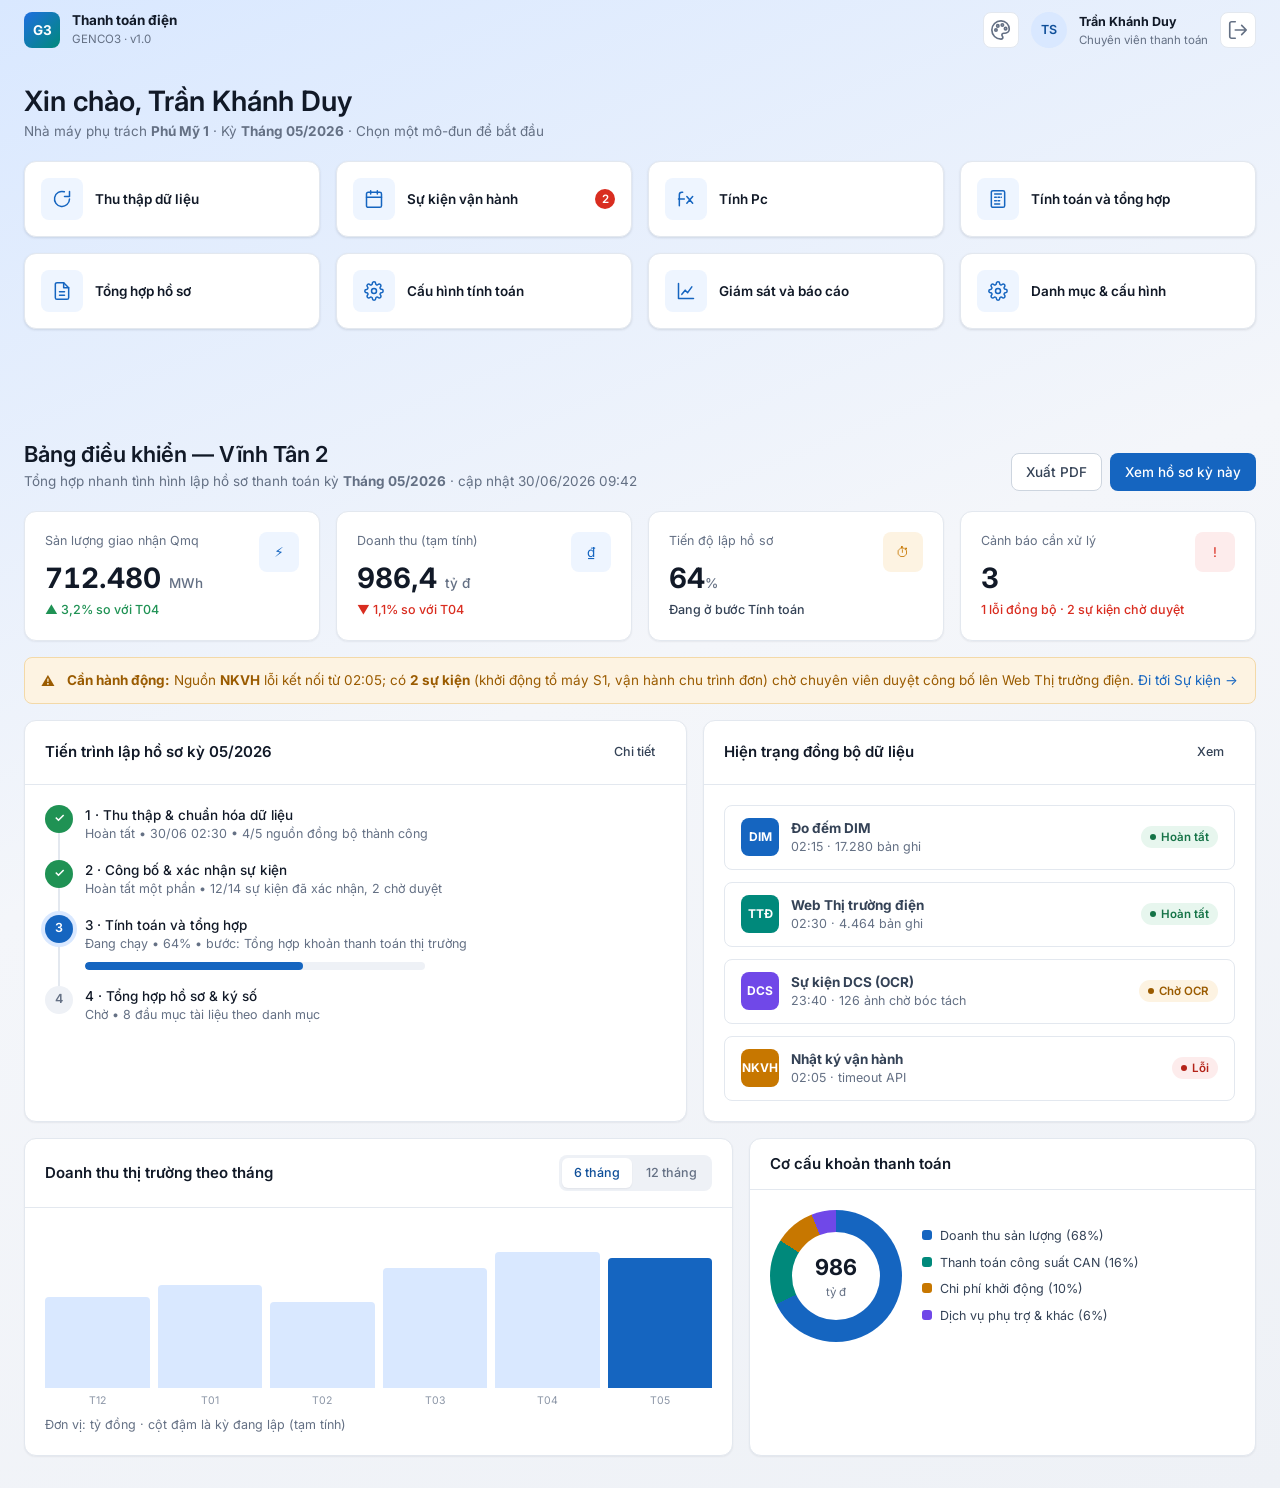
<file: index.html>
<!DOCTYPE html>
<html lang="vi">
<head>
<meta charset="UTF-8">
<meta name="viewport" content="width=device-width, initial-scale=1.0">
<title>Trang chào | Vĩnh Tân 2 — Lập hồ sơ thanh toán</title>
<link rel="preconnect" href="https://fonts.googleapis.com">
<link href="https://fonts.googleapis.com/css2?family=Inter:wght@400;500;600;700&family=IBM+Plex+Sans:wght@400;500;600;700&family=Space+Grotesk:wght@400;500;600;700&family=JetBrains+Mono:wght@400;500&display=swap" rel="stylesheet">
<link rel="stylesheet" href="assets/design-system.css">
<link rel="stylesheet" href="assets/themes.css">
<link rel="stylesheet" href="assets/app.css">
<script src="assets/theme-init.js"></script>
</head>
<body>
<!-- Trang chào (Welcome) — SC-021 / DEC-021. Route "/". Header + module launcher do
     App.welcome() render; khu 2 (.welcome__content) là khối dashboard theo SC-001. -->
<div class="welcome">
<main class="welcome__body">

  <div class="welcome__hero">
    <h1>Xin chào, Trần Khánh Duy</h1>
    <div class="subtitle">Nhà máy phụ trách <b>Phú Mỹ 1</b> · Kỳ <b>Tháng 05/2026</b> · Chọn một mô-đun để bắt đầu</div>
  </div>

  <!-- Khu 1: module launcher (8 mô-đun, 2 dòng) — App.welcome() đổ từ NAV (trừ Dashboard) -->
  <div class="welcome__launcher" id="welcomeLauncher"></div>

  <!-- Khu 2: nội dung dashboard (SSOT = SC-001) -->
  <div class="welcome__content">

  <div class="page-head">
    <div class="page-head__titles">
      <h1>Bảng điều khiển — Vĩnh Tân 2</h1>
      <div class="subtitle">Tổng hợp nhanh tình hình lập hồ sơ thanh toán kỳ <b>Tháng 05/2026</b> · cập nhật 30/06/2026 09:42</div>
    </div>
    <div class="page-head__actions">
      <button class="btn btn-secondary" onclick="App.toast('Đang xuất báo cáo PDF... (prototype)')">Xuất PDF</button>
      <button class="btn btn-primary" onclick="location.href='ho-so-chi-tiet.html'">Xem hồ sơ kỳ này</button>
    </div>
  </div>

  <!-- KPI -->
  <div class="grid grid-4" style="margin-bottom:var(--sp-4)">
    <div class="stat">
      <div class="stat__icon">⚡</div>
      <div class="stat__label">Sản lượng giao nhận Qmq</div>
      <div class="stat__value">712.480 <small>MWh</small></div>
      <div class="stat__delta up">▲ 3,2% so với T04</div>
      <!-- slot sparkline (DEC-006): 6 kỳ gần nhất, theme quyết định hiển thị -->
      <div class="stat__spark" aria-hidden="true"><i style="height:56%"></i><i style="height:64%"></i><i style="height:52%"></i><i style="height:74%"></i><i style="height:86%"></i><i class="hi" style="height:100%"></i></div>
    </div>
    <div class="stat">
      <div class="stat__icon">₫</div>
      <div class="stat__label">Doanh thu (tạm tính)</div>
      <div class="stat__value">986,4 <small>tỷ đ</small></div>
      <div class="stat__delta down">▼ 1,1% so với T04</div>
      <div class="stat__spark" aria-hidden="true"><i style="height:62%"></i><i style="height:70%"></i><i style="height:58%"></i><i style="height:81%"></i><i style="height:100%"></i><i class="hi" style="height:92%"></i></div>
    </div>
    <div class="stat">
      <div class="stat__icon" style="background:var(--c-warning-50);color:var(--c-warning-600)">⏱</div>
      <div class="stat__label">Tiến độ lập hồ sơ</div>
      <div class="stat__value">64<small>%</small></div>
      <div class="stat__delta">Đang ở bước Tính toán</div>
      <div class="stat__spark" aria-hidden="true"><i style="height:100%"></i><i style="height:100%"></i><i style="height:100%"></i><i style="height:100%"></i><i style="height:100%"></i><i class="hi" style="height:64%"></i></div>
    </div>
    <div class="stat">
      <div class="stat__icon" style="background:var(--c-danger-50);color:var(--c-danger-600)">!</div>
      <div class="stat__label">Cảnh báo cần xử lý</div>
      <div class="stat__value">3</div>
      <div class="stat__delta down">1 lỗi đồng bộ · 2 sự kiện chờ duyệt</div>
      <div class="stat__spark" aria-hidden="true"><i style="height:35%"></i><i style="height:20%"></i><i style="height:50%"></i><i style="height:20%"></i><i style="height:35%"></i><i class="hi" style="height:65%"></i></div>
    </div>
  </div>

  <div class="alert alert--warning" style="margin-bottom:var(--sp-4)">
    <span class="ico">⚠</span>
    <div><b>Cần hành động:</b> Nguồn <b>NKVH</b> lỗi kết nối từ 02:05; có <b>2 sự kiện</b> (khởi động tổ máy S1, vận hành chu trình đơn) chờ chuyên viên duyệt công bố lên Web Thị trường điện.
      <a href="su-kien.html">Đi tới Sự kiện →</a></div>
  </div>

  <div class="row" style="align-items:stretch">
    <!-- Tiến độ lập hồ sơ -->
    <div class="col" style="flex:1.2">
      <div class="card" style="height:100%">
        <div class="card__head"><h3>Tiến trình lập hồ sơ kỳ 05/2026</h3>
          <a href="ho-so-chi-tiet.html" class="btn btn-ghost btn-sm">Chi tiết</a></div>
        <div class="card__body">
          <ul class="steps">
            <li class="done"><span class="dot">✓</span><div>
              <div class="step__title">1 · Thu thập &amp; chuẩn hóa dữ liệu</div>
              <div class="step__meta">Hoàn tất • 30/06 02:30 • 4/5 nguồn đồng bộ thành công</div></div></li>
            <li class="done"><span class="dot">✓</span><div>
              <div class="step__title">2 · Công bố &amp; xác nhận sự kiện</div>
              <div class="step__meta">Hoàn tất một phần • 12/14 sự kiện đã xác nhận, 2 chờ duyệt</div></div></li>
            <li class="active"><span class="dot">3</span><div>
              <div class="step__title">3 · Tính toán và tổng hợp</div>
              <div class="step__meta">Đang chạy • 64% • bước: Tổng hợp khoản thanh toán thị trường</div>
              <div class="progress" style="margin-top:8px;max-width:340px"><div class="progress__bar" style="width:64%"></div></div></div></li>
            <li><span class="dot">4</span><div>
              <div class="step__title">4 · Tổng hợp hồ sơ &amp; ký số</div>
              <div class="step__meta">Chờ • 8 đầu mục tài liệu theo danh mục</div></div></li>
          </ul>
        </div>
      </div>
    </div>

    <!-- Hiện trạng đồng bộ nguồn -->
    <div class="col">
      <div class="card" style="height:100%">
        <div class="card__head"><h3>Hiện trạng đồng bộ dữ liệu</h3>
          <a href="thu-thap-du-lieu.html" class="btn btn-ghost btn-sm">Xem</a></div>
        <div class="card__body stack" style="gap:var(--sp-3)">
          <div class="source"><div class="source__ico" style="background:#1565c0">DIM</div>
            <div class="col"><b>Đo đếm DIM</b><div class="muted" style="font-size:var(--fs-sm)">02:15 · 17.280 bản ghi</div></div>
            <span class="badge badge--success">Hoàn tất</span></div>
          <div class="source"><div class="source__ico" style="background:#00897b">TTĐ</div>
            <div class="col"><b>Web Thị trường điện</b><div class="muted" style="font-size:var(--fs-sm)">02:30 · 4.464 bản ghi</div></div>
            <span class="badge badge--success">Hoàn tất</span></div>
          <div class="source"><div class="source__ico" style="background:#7048e8">DCS</div>
            <div class="col"><b>Sự kiện DCS (OCR)</b><div class="muted" style="font-size:var(--fs-sm)">23:40 · 126 ảnh chờ bóc tách</div></div>
            <span class="badge badge--warning">Chờ OCR</span></div>
          <div class="source"><div class="source__ico" style="background:#c77700">NKVH</div>
            <div class="col"><b>Nhật ký vận hành</b><div class="muted" style="font-size:var(--fs-sm)">02:05 · timeout API</div></div>
            <span class="badge badge--danger">Lỗi</span></div>
        </div>
      </div>
    </div>
  </div>

  <div class="row" style="margin-top:var(--sp-4); align-items:stretch">
    <!-- Biểu đồ doanh thu -->
    <div class="col" style="flex:1.4">
      <div class="card" style="height:100%">
        <div class="card__head"><h3>Doanh thu thị trường theo tháng</h3>
          <div class="pills"><span class="pill is-active" onclick="App.pill(this)">6 tháng</span><span class="pill" onclick="App.pill(this)">12 tháng</span></div></div>
        <div class="card__body">
          <div class="barchart">
            <div class="bar" style="height:62%" data-v="695"><span>T12</span></div>
            <div class="bar" style="height:70%" data-v="785"><span>T01</span></div>
            <div class="bar" style="height:58%" data-v="650"><span>T02</span></div>
            <div class="bar" style="height:81%" data-v="908"><span>T03</span></div>
            <div class="bar" style="height:92%" data-v="1.032"><span>T04</span></div>
            <div class="bar hi" style="height:88%" data-v="986"><span>T05</span></div>
          </div>
          <div class="muted" style="margin-top:28px;font-size:var(--fs-sm)">Đơn vị: tỷ đồng · cột đậm là kỳ đang lập (tạm tính)</div>
        </div>
      </div>
    </div>

    <!-- Cơ cấu khoản thanh toán -->
    <div class="col">
      <div class="card" style="height:100%">
        <div class="card__head"><h3>Cơ cấu khoản thanh toán</h3></div>
        <div class="card__body">
          <div class="row" style="align-items:center;gap:var(--sp-5)">
            <div class="donut-wrap">
              <div class="donut" style="background:conic-gradient(#1565c0 0 68%, #00897b 68% 84%, #c77700 84% 94%, #7048e8 94% 100%)"></div>
              <div class="donut__center"><b>986</b><div class="muted" style="font-size:var(--fs-xs)">tỷ đ</div></div>
            </div>
            <div class="legend col">
              <div><i style="background:#1565c0"></i>Doanh thu sản lượng (68%)</div>
              <div><i style="background:#00897b"></i>Thanh toán công suất CAN (16%)</div>
              <div><i style="background:#c77700"></i>Chi phí khởi động (10%)</div>
              <div><i style="background:#7048e8"></i>Dịch vụ phụ trợ &amp; khác (6%)</div>
            </div>
          </div>
        </div>
      </div>
    </div>
  </div>

  </div><!-- /.welcome__content -->

</main>
</div>
<script src="assets/app.js"></script>
<script>App.welcome();</script>
</body>
</html>
</file>
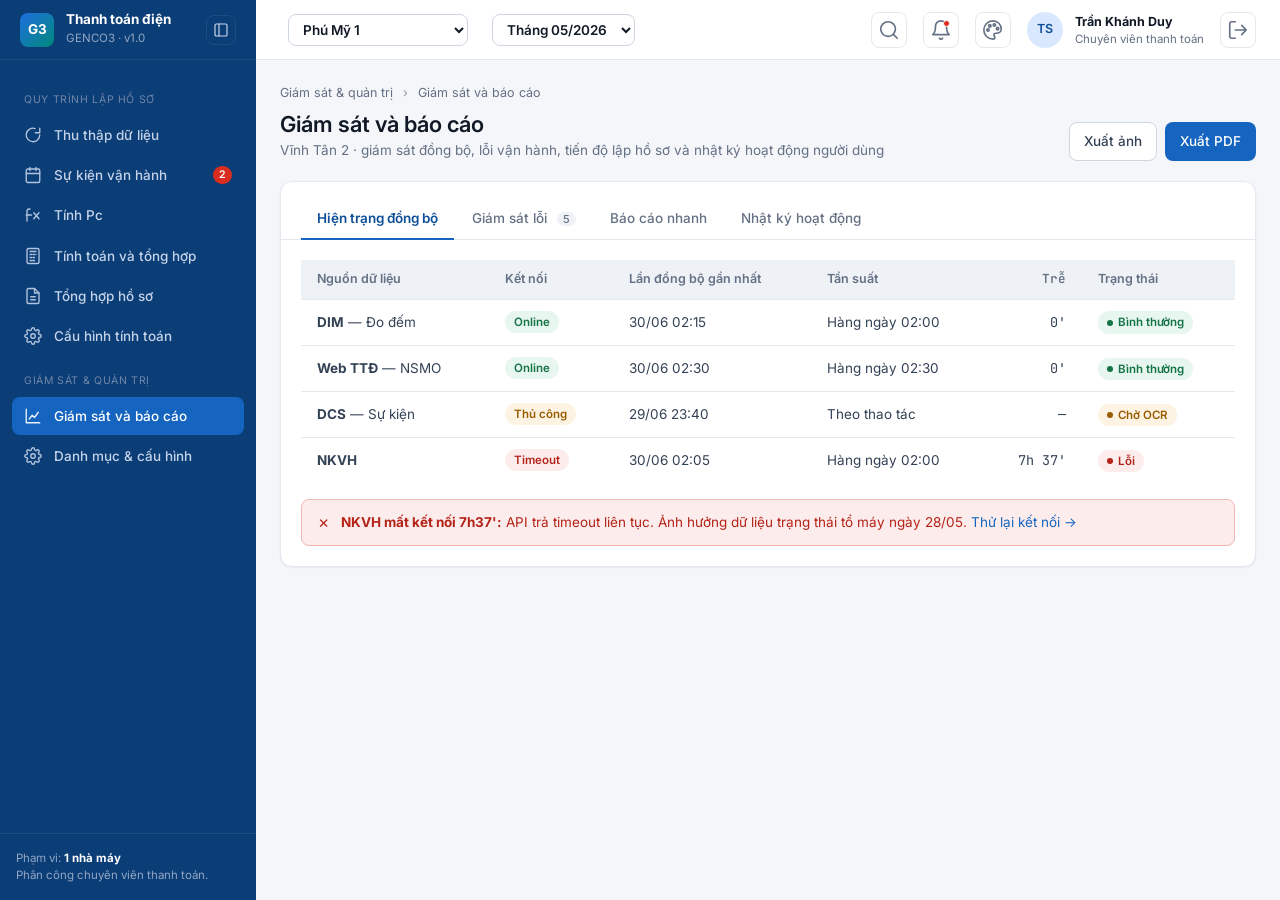
<file: bao-cao.html>
<!DOCTYPE html>
<html lang="vi">
<head>
<meta charset="UTF-8">
<meta name="viewport" content="width=device-width, initial-scale=1.0">
<title>Giám sát và báo cáo | Vĩnh Tân 2</title>
<link rel="preconnect" href="https://fonts.googleapis.com">
<link href="https://fonts.googleapis.com/css2?family=Inter:wght@400;500;600;700&family=IBM+Plex+Sans:wght@400;500;600;700&family=Space+Grotesk:wght@400;500;600;700&family=JetBrains+Mono:wght@400;500&display=swap" rel="stylesheet">
<link rel="stylesheet" href="assets/design-system.css">
<link rel="stylesheet" href="assets/themes.css">
<link rel="stylesheet" href="assets/app.css">
<script src="assets/theme-init.js"></script>
</head>
<body>
<div class="app"><div class="main">
<div class="content">

  <div class="page-head">
    <div class="page-head__titles">
      <div class="breadcrumb">Giám sát &amp; quản trị <span>›</span> Giám sát và báo cáo</div>
      <h1>Giám sát và báo cáo</h1>
      <div class="subtitle">Vĩnh Tân 2 · giám sát đồng bộ, lỗi vận hành, tiến độ lập hồ sơ và nhật ký hoạt động người dùng</div>
    </div>
    <div class="page-head__actions">
      <button class="btn btn-secondary" onclick="App.toast('Đang xuất dashboard ra ảnh... (prototype)')">Xuất ảnh</button>
      <button class="btn btn-primary" onclick="App.toast('Đang xuất báo cáo nhanh PDF... (prototype)')">Xuất PDF</button>
    </div>
  </div>

  <div class="card" style="margin-bottom:var(--sp-4)">
    <div class="card__head" style="padding-bottom:0">
      <div class="tabs" style="border:none">
        <div class="tab is-active" onclick="App.tab(this,'tp-sync')">Hiện trạng đồng bộ</div>
        <div class="tab" onclick="App.tab(this,'tp-err')">Giám sát lỗi <span class="count">5</span></div>
        <div class="tab" onclick="App.tab(this,'tp-quick')">Báo cáo nhanh</div>
        <div class="tab" onclick="App.tab(this,'tp-audit')">Nhật ký hoạt động</div>
      </div>
    </div>
    <div class="card__body">

      <!-- Hiện trạng đồng bộ -->
      <div id="tp-sync" class="tabpanel is-active">
        <div class="table-wrap"><table class="tbl">
          <thead><tr><th>Nguồn dữ liệu</th><th>Kết nối</th><th>Lần đồng bộ gần nhất</th><th>Tần suất</th><th class="num">Trễ</th><th>Trạng thái</th></tr></thead>
          <tbody>
            <tr><td><b>DIM</b> — Đo đếm</td><td><span class="badge badge--success badge--plain">Online</span></td><td>30/06 02:15</td><td>Hàng ngày 02:00</td><td class="num">0'</td><td><span class="badge badge--success">Bình thường</span></td></tr>
            <tr><td><b>Web TTĐ</b> — NSMO</td><td><span class="badge badge--success badge--plain">Online</span></td><td>30/06 02:30</td><td>Hàng ngày 02:30</td><td class="num">0'</td><td><span class="badge badge--success">Bình thường</span></td></tr>
            <tr><td><b>DCS</b> — Sự kiện</td><td><span class="badge badge--warning badge--plain">Thủ công</span></td><td>29/06 23:40</td><td>Theo thao tác</td><td class="num">—</td><td><span class="badge badge--warning">Chờ OCR</span></td></tr>
            <tr><td><b>NKVH</b></td><td><span class="badge badge--danger badge--plain">Timeout</span></td><td>30/06 02:05</td><td>Hàng ngày 02:00</td><td class="num">7h 37'</td><td><span class="badge badge--danger">Lỗi</span></td></tr>
          </tbody>
        </table></div>
        <div class="alert alert--danger" style="margin-top:var(--sp-4)"><span class="ico">✕</span>
          <div><b>NKVH mất kết nối 7h37':</b> API trả timeout liên tục. Ảnh hưởng dữ liệu trạng thái tổ máy ngày 28/05. <a href="thu-thap-du-lieu.html">Thử lại kết nối →</a></div></div>
      </div>

      <!-- Giám sát lỗi -->
      <div id="tp-err" class="tabpanel">
        <div class="table-wrap"><table class="tbl tbl--compact">
          <thead><tr><th>Thời gian</th><th>Mức</th><th>Thành phần</th><th>Thông điệp</th></tr></thead>
          <tbody>
            <tr><td class="nowrap">30/06 02:05</td><td><span class="badge badge--danger">FATAL</span></td><td>Thu thập / NKVH</td><td>Connection timeout after 30000ms khi gọi GET /api/operation-log</td></tr>
            <tr><td class="nowrap">30/06 02:38</td><td><span class="badge badge--warning">WARN</span></td><td>Tính toán</td><td>Doanh thu lệch +0,18% so với số đối chiếu NSMO ngày 22/05</td></tr>
            <tr><td class="nowrap">29/06 23:41</td><td><span class="badge badge--warning">WARN</span></td><td>OCR</td><td>Độ tin cậy 72% &lt; ngưỡng 80% cho HD-nhapthan-T05.pdf</td></tr>
            <tr><td class="nowrap">29/06 02:31</td><td><span class="badge badge--warning">WARN</span></td><td>Thu thập / TTĐ</td><td>Giá SMP chu kỳ 18 vượt 95% giá trần — đã gắn cờ kiểm tra</td></tr>
            <tr><td class="nowrap">28/06 02:00</td><td><span class="badge badge--info">INFO</span></td><td>Lập hồ sơ</td><td>Đã khởi tạo tiến trình lập hồ sơ kỳ 05/2026</td></tr>
          </tbody>
        </table></div>
      </div>

      <!-- Báo cáo nhanh -->
      <div id="tp-quick" class="tabpanel">
        <div class="grid grid-4" style="margin-bottom:var(--sp-4)">
          <div class="stat"><div class="stat__label">Sản lượng kỳ</div><div class="stat__value">712.480<small>MWh</small></div></div>
          <div class="stat"><div class="stat__label">Doanh thu</div><div class="stat__value">986,4<small>tỷ</small></div></div>
          <div class="stat"><div class="stat__label">Số lần khởi động</div><div class="stat__value">6</div></div>
          <div class="stat"><div class="stat__label">Hệ số khả dụng</div><div class="stat__value">94,2<small>%</small></div></div>
        </div>
        <div class="row" style="align-items:stretch">
          <div class="col"><div class="card"><div class="card__head"><h3>Sản lượng theo tổ máy</h3></div><div class="card__body">
            <div class="barchart" style="height:120px">
              <div class="bar hi" style="height:96%" data-v="372.000"><span>S1</span></div>
              <div class="bar hi" style="height:84%" data-v="340.480"><span>S2</span></div>
            </div>
            <div class="muted" style="margin-top:26px;font-size:var(--fs-sm)">S1: 372.000 MWh · S2: 340.480 MWh</div>
          </div></div></div>
          <div class="col"><div class="card"><div class="card__head"><h3>Tiến độ lập hồ sơ 6 kỳ gần nhất</h3></div><div class="card__body">
            <div class="barchart" style="height:120px">
              <div class="bar" style="height:100%" data-v="100%"><span>T12</span></div>
              <div class="bar" style="height:100%" data-v="100%"><span>T01</span></div>
              <div class="bar" style="height:100%" data-v="100%"><span>T02</span></div>
              <div class="bar" style="height:100%" data-v="100%"><span>T03</span></div>
              <div class="bar" style="height:100%" data-v="100%"><span>T04</span></div>
              <div class="bar hi" style="height:64%" data-v="64%"><span>T05</span></div>
            </div>
            <div class="muted" style="margin-top:26px;font-size:var(--fs-sm)">% hoàn thành hồ sơ · T05 đang xử lý</div>
          </div></div></div>
        </div>
      </div>

      <!-- Nhật ký hoạt động người dùng (FR-049 / Biên bản 03) -->
      <div id="tp-audit" class="tabpanel">
        <div class="alert alert--info" style="margin-bottom:var(--sp-4)"><span class="ico">ℹ</span>
          <div>Hệ thống liên quan tài chính nên các <b>hoạt động nhạy cảm</b> của người dùng được ghi nhật ký để giám sát: sửa tay số liệu, cập nhật công thức, upload chứng từ, tải dữ liệu tháng, kích hoạt gửi email NSMO.</div></div>
        <div class="grid grid-4" style="margin-bottom:var(--sp-3)">
          <div class="field" style="margin:0"><label class="label">Người dùng</label><select class="select"><option>(tất cả)</option><option>Trần Khánh Duy</option><option>Lê Thị Hà</option></select></div>
          <div class="field" style="margin:0"><label class="label">Loại hoạt động</label><select class="select"><option>(tất cả)</option><option>Sửa số liệu</option><option>Cập nhật công thức</option><option>Upload chứng từ</option><option>Tải dữ liệu tháng</option><option>Gửi email NSMO</option></select></div>
          <div class="field" style="margin:0"><label class="label">Từ ngày</label><input type="date" class="input"></div>
          <div class="field" style="margin:0"><label class="label">Đến ngày</label><input type="date" class="input"></div>
        </div>
        <div class="table-wrap"><table class="tbl tbl--compact">
          <thead><tr><th>Thời gian</th><th>Người dùng</th><th>Hoạt động</th><th>Đối tượng</th><th>Chi tiết</th></tr></thead>
          <tbody>
            <tr><td class="nowrap">30/06 09:12</td><td>Trần Khánh Duy</td><td><span class="badge badge--warning">Sửa số liệu đầu vào</span></td><td>DIM · Qmq 28/05</td><td>17.180 → 17.280 (ghi đè có kiểm soát)</td></tr>
            <tr><td class="nowrap">30/06 08:47</td><td>Lê Thị Hà</td><td><span class="badge badge--danger">Cập nhật công thức</span></td><td>Chi phí khởi động v1</td><td>Sửa đơn giá nhiên liệu khởi động</td></tr>
            <tr><td class="nowrap">29/06 16:20</td><td>Trần Khánh Duy</td><td><span class="badge badge--info">Upload chứng từ</span></td><td>HD-nhapthan-T05.pdf</td><td>Hóa đơn nhập than (OCR)</td></tr>
            <tr><td class="nowrap">29/06 15:05</td><td>Trần Khánh Duy</td><td><span class="badge badge--neutral">Tải dữ liệu tháng</span></td><td>Bảng kê tháng 05/2026</td><td>Xuất Excel</td></tr>
            <tr><td class="nowrap">28/06 10:33</td><td>Lê Thị Hà</td><td><span class="badge badge--success">Gửi email NSMO</span></td><td>Công bố sự kiện S1</td><td>Kích hoạt gửi tới dieudo@nsmo.vn</td></tr>
          </tbody>
        </table></div>
        <div class="hint" style="margin-top:var(--sp-3)">Danh sách loại hoạt động, chính sách lưu trữ và quyền xem: cần xác nhận (ISS-007).</div>
      </div>

    </div>
  </div>

</div>
</div></div>
<script src="assets/app.js"></script>
<script>App.layout('report');</script>
</body>
</html>
</file>
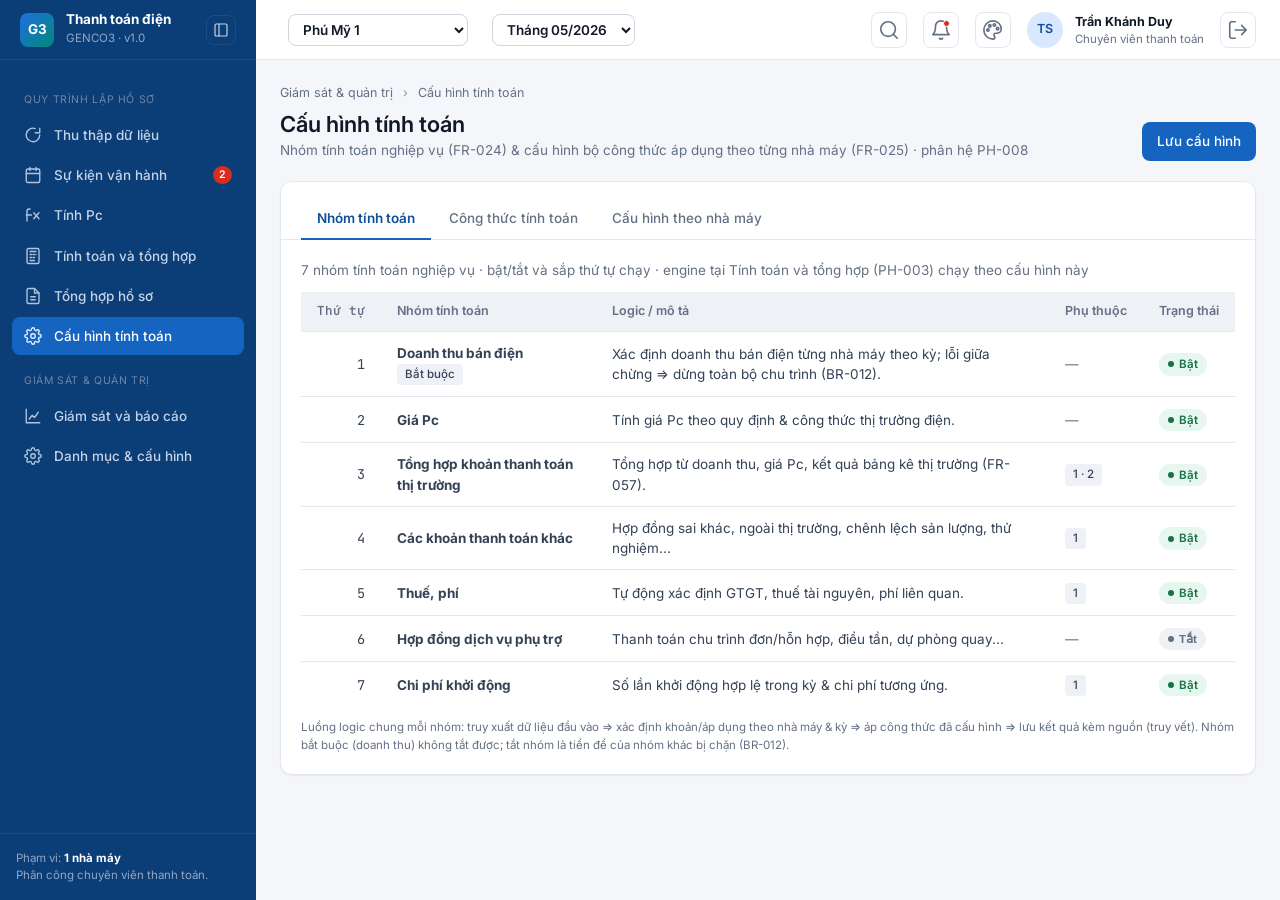
<file: cau-hinh-tinh-toan.html>
<!DOCTYPE html>
<html lang="vi">
<head>
<meta charset="UTF-8">
<meta name="viewport" content="width=device-width, initial-scale=1.0">
<title>Cấu hình tính toán | Vĩnh Tân 2</title>
<link rel="preconnect" href="https://fonts.googleapis.com">
<link href="https://fonts.googleapis.com/css2?family=Inter:wght@400;500;600;700&family=IBM+Plex+Sans:wght@400;500;600;700&family=Space+Grotesk:wght@400;500;600;700&family=JetBrains+Mono:wght@400;500&display=swap" rel="stylesheet">
<link rel="stylesheet" href="assets/design-system.css">
<link rel="stylesheet" href="assets/themes.css">
<link rel="stylesheet" href="assets/app.css">
<script src="assets/theme-init.js"></script>
</head>
<body>
<div class="app"><div class="main">
<div class="content">

  <div class="page-head">
    <div class="page-head__titles">
      <div class="breadcrumb">Giám sát &amp; quản trị <span>›</span> Cấu hình tính toán</div>
      <h1>Cấu hình tính toán</h1>
      <div class="subtitle">Nhóm tính toán nghiệp vụ (FR-024) &amp; cấu hình bộ công thức áp dụng theo từng nhà máy (FR-025) · phân hệ PH-008</div>
    </div>
    <div class="page-head__actions">
      <button class="btn btn-primary" onclick="App.toast('Đã lưu cấu hình tính toán','success')">Lưu cấu hình</button>
    </div>
  </div>

  <div class="card">
    <div class="card__head" style="padding-bottom:0">
      <div class="tabs" style="border:none">
        <div class="tab is-active" onclick="App.tab(this,'tp-groups')">Nhóm tính toán</div>
        <div class="tab" onclick="App.tab(this,'tp-formula')">Công thức tính toán</div>
        <div class="tab" onclick="App.tab(this,'tp-plant')">Cấu hình theo nhà máy</div>
      </div>
    </div>
    <div class="card__body">

      <!-- Nhóm tính toán (FR-024) -->
      <div id="tp-groups" class="tabpanel is-active">
        <div class="between" style="margin-bottom:var(--sp-3)">
          <span class="muted">7 nhóm tính toán nghiệp vụ · bật/tắt và sắp thứ tự chạy · engine tại Tính toán và tổng hợp (PH-003) chạy theo cấu hình này</span>
        </div>
        <div class="table-wrap"><table class="tbl">
          <thead><tr><th class="num">Thứ tự</th><th>Nhóm tính toán</th><th>Logic / mô tả</th><th>Phụ thuộc</th><th>Trạng thái</th></tr></thead>
          <tbody>
            <tr><td class="num">1</td><td><b>Doanh thu bán điện</b> <span class="tag">Bắt buộc</span></td><td>Xác định doanh thu bán điện từng nhà máy theo kỳ; lỗi giữa chừng => dừng toàn bộ chu trình (BR-012).</td><td><span class="muted">—</span></td><td><span class="badge badge--success">Bật</span></td></tr>
            <tr><td class="num">2</td><td><b>Giá Pc</b></td><td>Tính giá Pc theo quy định &amp; công thức thị trường điện.</td><td><span class="muted">—</span></td><td><span class="badge badge--success">Bật</span></td></tr>
            <tr><td class="num">3</td><td><b>Tổng hợp khoản thanh toán thị trường</b></td><td>Tổng hợp từ doanh thu, giá Pc, kết quả bảng kê thị trường (FR-057).</td><td><span class="tag">1 · 2</span></td><td><span class="badge badge--success">Bật</span></td></tr>
            <tr><td class="num">4</td><td><b>Các khoản thanh toán khác</b></td><td>Hợp đồng sai khác, ngoài thị trường, chênh lệch sản lượng, thử nghiệm...</td><td><span class="tag">1</span></td><td><span class="badge badge--success">Bật</span></td></tr>
            <tr><td class="num">5</td><td><b>Thuế, phí</b></td><td>Tự động xác định GTGT, thuế tài nguyên, phí liên quan.</td><td><span class="tag">1</span></td><td><span class="badge badge--success">Bật</span></td></tr>
            <tr><td class="num">6</td><td><b>Hợp đồng dịch vụ phụ trợ</b></td><td>Thanh toán chu trình đơn/hỗn hợp, điều tần, dự phòng quay...</td><td><span class="muted">—</span></td><td><button class="badge badge--neutral" style="border:none;cursor:pointer" onclick="App.toast('Bật/tắt nhóm (prototype)')">Tắt</button></td></tr>
            <tr><td class="num">7</td><td><b>Chi phí khởi động</b></td><td>Số lần khởi động hợp lệ trong kỳ &amp; chi phí tương ứng.</td><td><span class="tag">1</span></td><td><span class="badge badge--success">Bật</span></td></tr>
          </tbody>
        </table></div>
        <div class="hint" style="margin-top:var(--sp-3)">Luồng logic chung mỗi nhóm: truy xuất dữ liệu đầu vào => xác định khoản/áp dụng theo nhà máy &amp; kỳ => áp công thức đã cấu hình => lưu kết quả kèm nguồn (truy vết). Nhóm bắt buộc (doanh thu) không tắt được; tắt nhóm là tiền đề của nhóm khác bị chặn (BR-012).</div>
      </div>

      <!-- Cấu hình theo nhà máy (FR-025) -->
      <div id="tp-formula" class="tabpanel">
        <div class="between" style="margin-bottom:var(--sp-3)">
          <span class="muted">Công thức cấu hình theo từng nhà máy · mỗi lần cập nhật được đánh phiên bản · <b>đây là nơi Write duy nhất</b> (DEC-013)</span>
          <button class="btn btn-secondary btn-sm" onclick="App.modal('m-formula')">+ Công thức mới</button>
        </div>
        <div class="table-wrap"><table class="tbl">
          <thead><tr><th>Tên công thức</th><th>Biểu thức</th><th>Đơn vị</th><th>Phiên bản</th><th>Áp dụng</th><th></th></tr></thead>
          <tbody>
            <tr><td><b>Doanh thu thị trường (Rmq)</b></td><td><code>Qmq × SMP × (1+CAN%)</code></td><td>đồng</td><td><span class="tag">v3</span> · hiện hành</td><td>VT2</td><td><button class="btn btn-ghost btn-sm" onclick="App.modal('m-formula')">Sửa</button></td></tr>
            <tr><td><b>Giá hợp đồng Pc</b></td><td><code>f(Qc, giá NL tháng, hệ số)</code></td><td>đ/kWh</td><td><span class="tag">v2</span> · hiện hành</td><td>VT2</td><td><button class="btn btn-ghost btn-sm" onclick="App.modal('m-formula')">Sửa</button></td></tr>
            <tr><td><b>Chi phí khởi động</b></td><td><code>Σ(số lần × đơn giá NL)</code></td><td>đồng</td><td><span class="tag">v1</span></td><td>Chung (than)</td><td><button class="btn btn-ghost btn-sm" onclick="App.modal('m-formula')">Sửa</button></td></tr>
            <tr><td><b>Thuế tài nguyên</b></td><td><code>Sản lượng × thuế suất</code></td><td>đồng</td><td><span class="tag">v1</span></td><td>Chung</td><td><button class="btn btn-ghost btn-sm" onclick="App.modal('m-formula')">Sửa</button></td></tr>
          </tbody>
        </table></div>
      </div>


      <div id="tp-plant" class="tabpanel">
        <div class="row" style="margin-bottom:var(--sp-4)">
          <div class="field col" style="max-width:320px;margin:0">
            <label class="label">Nhà máy</label>
            <select class="select" onchange="App.toast('Đã nạp cấu hình nhà máy')">
              <option>Vĩnh Tân 2 (nhiệt điện than)</option>
              <option>Phú Mỹ 1 (tuabin khí)</option>
              <option>Phú Mỹ 4 (tuabin khí)</option>
            </select>
          </div>
          <div class="col" style="display:flex;align-items:flex-end">
            <span class="badge badge--success">Đã cấu hình đủ bộ công thức</span>
          </div>
        </div>
        <div class="card">
          <div class="card__head"><h3>Bộ công thức / tham số áp dụng — Vĩnh Tân 2</h3>
            <a href="cau-hinh.html" class="btn btn-ghost btn-sm">Quản lý công thức →</a></div>
          <div class="card__body card__body--flush"><div class="table-wrap">
            <table class="tbl">
              <thead><tr><th>Khoản mục / nhóm</th><th>Công thức áp dụng</th><th>Phiên bản</th><th>Nguồn tham số</th><th></th></tr></thead>
              <tbody>
                <tr><td><b>Doanh thu thị trường</b></td><td><code>Rmq = Qmq × SMP × (1+CAN%)</code></td><td><span class="tag">v3</span> · hiện hành</td><td>DIM, TTĐ</td><td><button class="btn btn-ghost btn-sm" onclick="App.modal('m-assign')">Đổi</button></td></tr>
                <tr><td><b>Giá Pc</b></td><td><code>Pc = f(Qc, giá NL, hệ số)</code></td><td><span class="tag">v2</span> · hiện hành</td><td>Hợp đồng, nhiên liệu</td><td><button class="btn btn-ghost btn-sm" onclick="App.modal('m-assign')">Đổi</button></td></tr>
                <tr><td><b>Chi phí khởi động</b></td><td><code>Ckđ = Σ(số lần × đơn giá NL)</code></td><td><span class="tag">v1</span></td><td>Sự kiện, hợp đồng</td><td><button class="btn btn-ghost btn-sm" onclick="App.modal('m-assign')">Đổi</button></td></tr>
                <tr><td><b>Thuế tài nguyên</b></td><td><code>Sản lượng × thuế suất</code></td><td><span class="tag">v1</span></td><td>Cấu hình thuế</td><td><button class="btn btn-ghost btn-sm" onclick="App.modal('m-assign')">Đổi</button></td></tr>
              </tbody>
            </table>
          </div></div>
        </div>
        <div class="hint" style="margin-top:var(--sp-3)">Hệ thống tự chọn bộ công thức phù hợp nhà máy đang xử lý và ghi nhận cấu hình đã áp dụng để truy vết. Mỗi thay đổi được đánh phiên bản (quản lý công thức chi tiết ở Danh mục &amp; cấu hình - SC-008). Nhà máy chưa gán đủ bộ công thức sẽ ở trạng thái "Chưa cấu hình" và bị chặn tính toán.</div>
      </div>

    </div>
  </div>

</div>
</div></div>

<!-- Modal cấu hình công thức (chuyển từ cau-hinh.html theo DEC-013) -->
<div class="modal-overlay" id="m-formula"><div class="modal modal--lg">
  <div class="modal__head"><h3>Cấu hình công thức — Doanh thu thị trường (Rmq)</h3><button class="modal__close" onclick="App.closeModal('m-formula')">×</button></div>
  <div class="modal__body">
    <div class="grid grid-2">
      <div class="field"><label class="label">Tên công thức</label><input class="input" value="Doanh thu thị trường (Rmq)"></div>
      <div class="field"><label class="label">Đơn vị</label><input class="input" value="đồng"></div>
    </div>
    <div class="field"><label class="label">Biểu thức tính toán</label><input class="input mono" value="Qmq * SMP * (1 + CAN_pct)"></div>
    <div class="field"><label class="label">Biến đầu vào</label>
      <div class="inline" style="flex-wrap:wrap"><span class="tag">Qmq — DIM</span><span class="tag">SMP — TTĐ</span><span class="tag">CAN_pct — TTĐ</span></div></div>
    <div class="grid grid-2">
      <div class="field"><label class="label">Quy tắc làm tròn</label><select class="select"><option>Hàng đơn vị (doanh thu)</option><option>3 chữ số thập phân</option></select></div>
      <div class="field"><label class="label">Áp dụng cho</label><select class="select"><option>Vĩnh Tân 2</option><option>Tất cả nhà máy than</option></select></div>
    </div>
    <div class="alert alert--warning"><span class="ico">⚠</span><div>Lưu thay đổi sẽ tạo <b>phiên bản v4</b>. Các kỳ đã chốt vẫn dùng phiên bản đã snapshot.</div></div>
  </div>
  <div class="modal__foot"><button class="btn btn-secondary" onclick="App.closeModal('m-formula')">Hủy</button>
    <button class="btn btn-primary" onclick="App.closeModal('m-formula');App.toast('Đã lưu công thức (tạo phiên bản v4)','success')">Lưu phiên bản mới</button></div>
</div></div>

<!-- Modal gán bộ công thức -->
<div class="modal-overlay" id="m-assign"><div class="modal">
  <div class="modal__head"><h3>Đổi công thức áp dụng — Vĩnh Tân 2</h3><button class="modal__close" onclick="App.closeModal('m-assign')">×</button></div>
  <div class="modal__body">
    <div class="field"><label class="label">Khoản mục</label><input class="input" value="Doanh thu thị trường" disabled></div>
    <div class="field"><label class="label">Công thức áp dụng</label>
      <select class="select"><option>Doanh thu thị trường (Rmq) · v3 - hiện hành</option><option>Doanh thu thị trường (Rmq) · v2 - lịch sử</option></select></div>
    <div class="alert alert--warning"><span class="ico">⚠</span><div>Đổi công thức áp dụng sẽ tạo <b>phiên bản cấu hình mới</b> cho nhà máy; các kỳ đã tạo Phiên bản hồ sơ vẫn giữ số liệu đã đóng gói.</div></div>
  </div>
  <div class="modal__foot"><button class="btn btn-secondary" onclick="App.closeModal('m-assign')">Hủy</button>
    <button class="btn btn-primary" onclick="App.closeModal('m-assign');App.toast('Đã đổi công thức áp dụng (phiên bản cấu hình mới)','success')">Lưu</button></div>
</div></div>

<script src="assets/app.js"></script>
<script>App.layout('calc-config');</script>
</body>
</html>
</file>
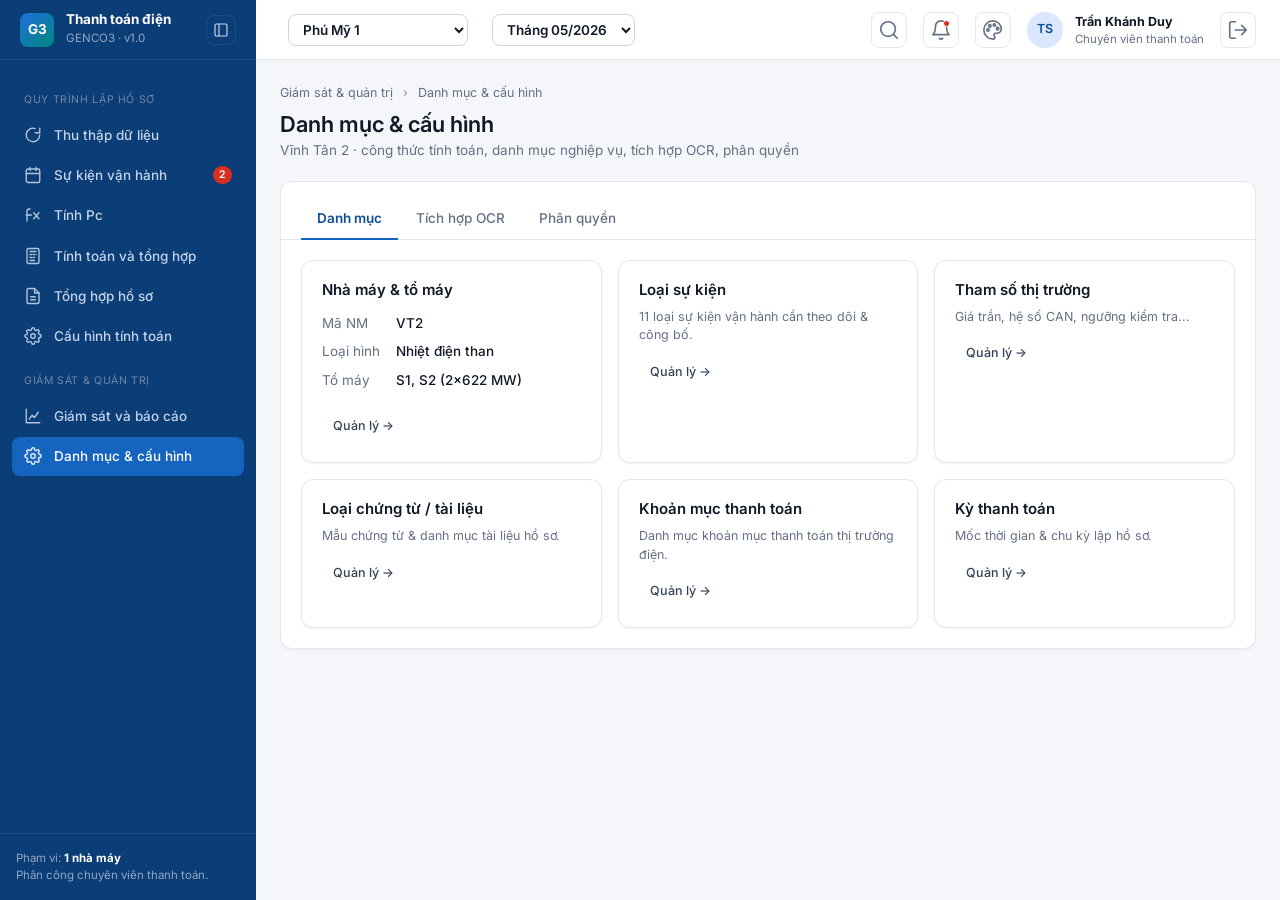
<file: cau-hinh.html>
<!DOCTYPE html>
<html lang="vi">
<head>
<meta charset="UTF-8">
<meta name="viewport" content="width=device-width, initial-scale=1.0">
<title>Danh mục & cấu hình | Vĩnh Tân 2</title>
<link rel="preconnect" href="https://fonts.googleapis.com">
<link href="https://fonts.googleapis.com/css2?family=Inter:wght@400;500;600;700&family=IBM+Plex+Sans:wght@400;500;600;700&family=Space+Grotesk:wght@400;500;600;700&family=JetBrains+Mono:wght@400;500&display=swap" rel="stylesheet">
<link rel="stylesheet" href="assets/design-system.css">
<link rel="stylesheet" href="assets/themes.css">
<link rel="stylesheet" href="assets/app.css">
<script src="assets/theme-init.js"></script>
</head>
<body>
<div class="app"><div class="main">
<div class="content">

  <div class="page-head">
    <div class="page-head__titles">
      <div class="breadcrumb">Giám sát &amp; quản trị <span>›</span> Danh mục &amp; cấu hình</div>
      <h1>Danh mục &amp; cấu hình</h1>
      <div class="subtitle">Vĩnh Tân 2 · công thức tính toán, danh mục nghiệp vụ, tích hợp OCR, phân quyền</div>
    </div>
  </div>

  <div class="card">
    <div class="card__head" style="padding-bottom:0">
      <div class="tabs" style="border:none">
        <div class="tab is-active" onclick="App.tab(this,'tp-cat')">Danh mục</div>
        <div class="tab" onclick="App.tab(this,'tp-ocr')">Tích hợp OCR</div>
        <div class="tab" onclick="App.tab(this,'tp-role')">Phân quyền</div>
      </div>
    </div>
    <div class="card__body">

      <!-- Công thức -->
      <!-- Danh mục -->
      <div id="tp-cat" class="tabpanel is-active">
        <div class="grid grid-3">
          <div class="card"><div class="card__body">
            <h3 style="margin-bottom:var(--sp-2)">Nhà máy &amp; tổ máy</h3>
            <dl class="kv" style="grid-template-columns:auto 1fr">
              <dt>Mã NM</dt><dd>VT2</dd><dt>Loại hình</dt><dd>Nhiệt điện than</dd>
              <dt>Tổ máy</dt><dd>S1, S2 (2×622 MW)</dd>
            </dl>
            <button class="btn btn-ghost btn-sm" style="margin-top:var(--sp-2)" onclick="App.toast('Quản lý danh mục (prototype)')">Quản lý →</button>
          </div></div>
          <div class="card"><div class="card__body">
            <h3 style="margin-bottom:var(--sp-2)">Loại sự kiện</h3>
            <p class="muted" style="font-size:var(--fs-sm)">11 loại sự kiện vận hành cần theo dõi &amp; công bố.</p>
            <button class="btn btn-ghost btn-sm" onclick="App.toast('Quản lý danh mục (prototype)')">Quản lý →</button>
          </div></div>
          <div class="card"><div class="card__body">
            <h3 style="margin-bottom:var(--sp-2)">Tham số thị trường</h3>
            <p class="muted" style="font-size:var(--fs-sm)">Giá trần, hệ số CAN, ngưỡng kiểm tra...</p>
            <button class="btn btn-ghost btn-sm" onclick="App.toast('Quản lý danh mục (prototype)')">Quản lý →</button>
          </div></div>
          <div class="card"><div class="card__body">
            <h3 style="margin-bottom:var(--sp-2)">Loại chứng từ / tài liệu</h3>
            <p class="muted" style="font-size:var(--fs-sm)">Mẫu chứng từ &amp; danh mục tài liệu hồ sơ.</p>
            <button class="btn btn-ghost btn-sm" onclick="App.toast('Quản lý danh mục (prototype)')">Quản lý →</button>
          </div></div>
          <div class="card"><div class="card__body">
            <h3 style="margin-bottom:var(--sp-2)">Khoản mục thanh toán</h3>
            <p class="muted" style="font-size:var(--fs-sm)">Danh mục khoản mục thanh toán thị trường điện.</p>
            <button class="btn btn-ghost btn-sm" onclick="App.toast('Quản lý danh mục (prototype)')">Quản lý →</button>
          </div></div>
          <div class="card"><div class="card__body">
            <h3 style="margin-bottom:var(--sp-2)">Kỳ thanh toán</h3>
            <p class="muted" style="font-size:var(--fs-sm)">Mốc thời gian &amp; chu kỳ lập hồ sơ.</p>
            <button class="btn btn-ghost btn-sm" onclick="App.toast('Quản lý danh mục (prototype)')">Quản lý →</button>
          </div></div>
        </div>
      </div>

      <!-- OCR -->
      <div id="tp-ocr" class="tabpanel">
        <div class="row">
          <div class="col"><div class="card"><div class="card__body">
            <h3 style="margin-bottom:var(--sp-3)">Kết nối OCR Server</h3>
            <div class="field"><label class="label">Địa chỉ / API endpoint</label><input class="input mono" value="https://ocr.genco3.local:8443/api/v2"></div>
            <div class="grid grid-2">
              <div class="field"><label class="label">Cổng</label><input class="input num" value="8443"></div>
              <div class="field"><label class="label">Ngưỡng tin cậy</label><input class="input num" value="80%"></div>
            </div>
            <div class="inline"><span class="badge badge--success">Đã kết nối</span><span class="muted" style="font-size:var(--fs-sm)">kiểm tra gần nhất 30/06 02:40</span></div>
          </div></div></div>
          <div class="col"><div class="card"><div class="card__body card__body--flush">
            <div class="card__head"><h3>Mẫu chứng từ &amp; quy tắc nhận dạng</h3></div>
            <ul class="list-check" style="padding:0 var(--sp-5)">
              <li><span class="check-ico ok">✓</span><div class="col">Biên bản giao nhận than</div><span class="tag">7 trường</span></li>
              <li><span class="check-ico ok">✓</span><div class="col">Chứng thư chất lượng than</div><span class="tag">6 trường</span></li>
              <li><span class="check-ico ok">✓</span><div class="col">Chứng thư khối lượng than</div><span class="tag">5 trường</span></li>
              <li><span class="check-ico ok">✓</span><div class="col">Hóa đơn nhập than, dầu</div><span class="tag">8 trường</span></li>
              <li><span class="check-ico ok">✓</span><div class="col">Văn bản điều chỉnh giá than, khí</div><span class="tag">4 trường</span></li>
              <li><span class="check-ico ok">✓</span><div class="col">Tờ khai thuế</div><span class="tag">6 trường</span></li>
            </ul>
          </div></div></div>
        </div>
      </div>

      <!-- Phân quyền -->
      <div id="tp-role" class="tabpanel">
        <div class="alert alert--info" style="margin-bottom:var(--sp-4)"><span class="ico">ℹ</span>
          <div>Phân quyền theo vai trò &amp; phạm vi nhà máy. Đăng nhập qua SSO (LDAP/ADFS); mọi thao tác ghi audit log.</div></div>
        <div class="table-wrap"><table class="tbl">
          <thead><tr><th>Người dùng</th><th>Vai trò</th><th>Phạm vi nhà máy</th><th>Quyền chính</th></tr></thead>
          <tbody>
            <tr><td><div class="inline"><div class="avatar" style="width:30px;height:30px;font-size:11px">TD</div><b>Trần Khánh Duy</b></div></td><td>Chuyên viên thanh toán</td><td><span class="tag">Vĩnh Tân 2</span></td><td>Thu thập, tính toán, lập hồ sơ</td></tr>
            <tr><td><div class="inline"><div class="avatar" style="width:30px;height:30px;font-size:11px">HK</div><b>Hoàng Tú Kiên</b></div></td><td>Trưởng nhóm / phê duyệt</td><td><span class="tag">Vĩnh Tân 2</span></td><td>Duyệt, ký số, chốt kỳ</td></tr>
            <tr><td><div class="inline"><div class="avatar" style="width:30px;height:30px;font-size:11px">QT</div><b>Quản trị HT</b></div></td><td>Quản trị viên</td><td><span class="tag">Tất cả</span></td><td>Cấu hình, danh mục, phân quyền</td></tr>
          </tbody>
        </table></div>
      </div>

    </div>
  </div>

</div>
</div></div>

<!-- Modal công thức -->
<script src="assets/app.js"></script>
<script>App.layout('config');</script>
</body>
</html>
</file>
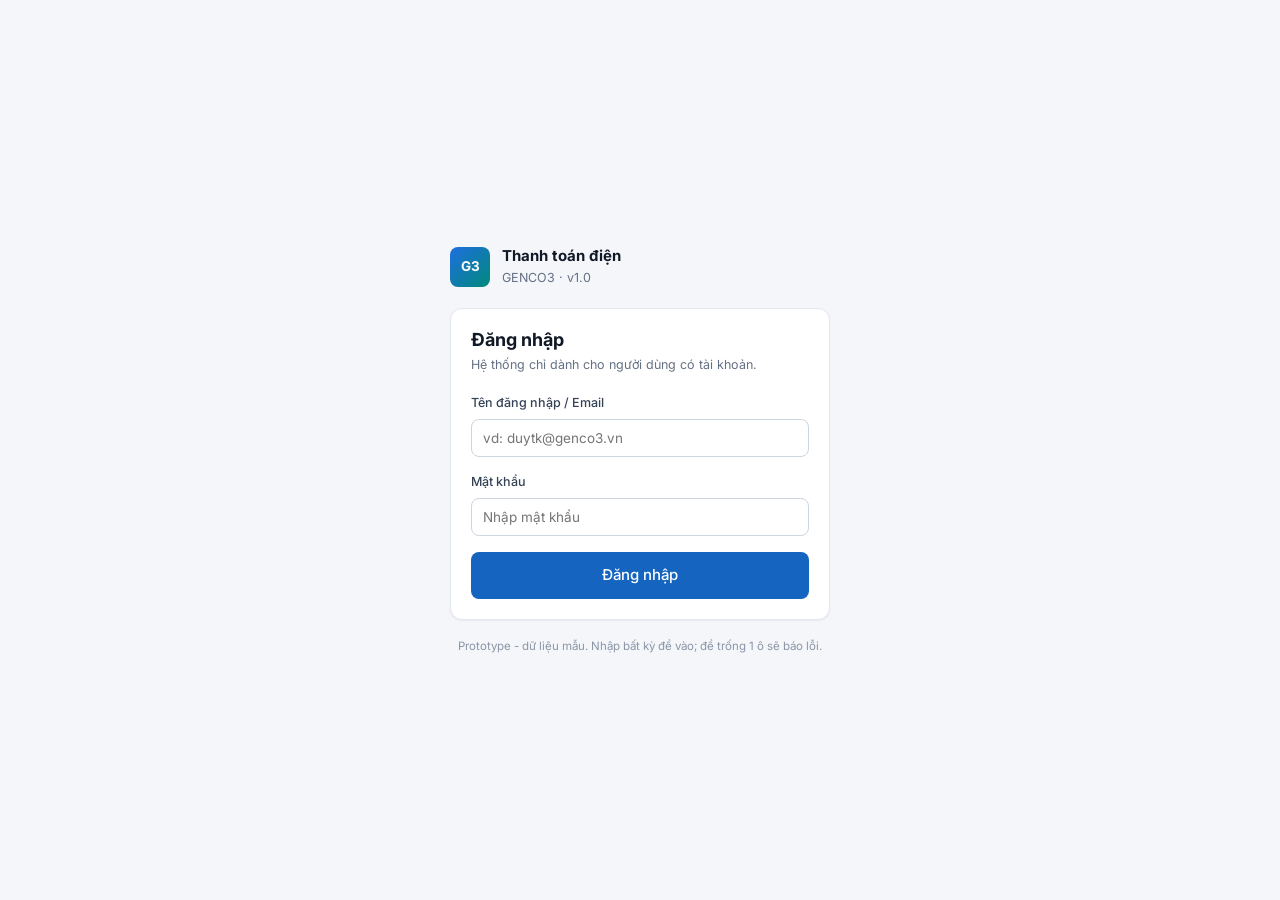
<file: dang-nhap.html>
<!DOCTYPE html>
<html lang="vi">
<head>
<meta charset="UTF-8">
<meta name="viewport" content="width=device-width, initial-scale=1.0">
<title>Đăng nhập | Thanh toán điện GENCO3</title>
<link rel="preconnect" href="https://fonts.googleapis.com">
<link href="https://fonts.googleapis.com/css2?family=Inter:wght@400;500;600;700&family=IBM+Plex+Sans:wght@400;500;600;700&family=Space+Grotesk:wght@400;500;600;700&family=JetBrains+Mono:wght@400;500&display=swap" rel="stylesheet">
<link rel="stylesheet" href="assets/design-system.css">
<link rel="stylesheet" href="assets/themes.css">
<link rel="stylesheet" href="assets/app.css">
<script src="assets/theme-init.js"></script>
<style>
  /* Bố cục riêng cho màn đăng nhập - màn độc lập, không dùng app shell (SC-009) */
  .login-wrap { min-height: 100vh; display: grid; place-items: center;
    background: var(--c-bg); padding: 24px; }
  .login-card { width: 100%; max-width: 380px; }
  .login-brand { display: flex; align-items: center; gap: 12px; margin-bottom: 20px; }
  .login-brand .sidebar__logo { width: 40px; height: 40px; }
  .login-brand b { font-size: var(--fs-lg); color: var(--c-ink-900); display: block; }
  .login-brand span { font-size: var(--fs-sm); color: var(--c-ink-500); }
  .login-title { font-size: var(--fs-xl); font-weight: var(--fw-bold); color: var(--c-ink-900); margin: 0 0 4px; }
  .login-sub { font-size: var(--fs-sm); color: var(--c-ink-500); margin: 0 0 20px; }
  .login-foot { text-align: center; margin-top: 18px; font-size: var(--fs-xs); color: var(--c-ink-400); }
</style>
</head>
<body>
<div class="login-wrap">
  <div class="login-card">
    <div class="login-brand">
      <div class="sidebar__logo">G3</div>
      <div><b>Thanh toán điện</b><span>GENCO3 · v1.0</span></div>
    </div>

    <div class="card">
      <div class="card__body">
        <h1 class="login-title">Đăng nhập</h1>
        <p class="login-sub">Hệ thống chỉ dành cho người dùng có tài khoản.</p>

        <!-- Băng lỗi: ẩn mặc định, hiện khi xác thực thất bại (FL-010 A1) -->
        <div id="loginError" class="alert alert--danger" style="display:none; margin-bottom:16px;">
          <span>Tên đăng nhập hoặc mật khẩu không đúng.</span>
        </div>

        <form onsubmit="return doLogin(event)">
          <div class="field">
            <label class="label" for="username">Tên đăng nhập / Email</label>
            <input class="input" id="username" type="text" autocomplete="username"
                   placeholder="vd: duytk@genco3.vn" required>
          </div>
          <div class="field">
            <label class="label" for="password">Mật khẩu</label>
            <input class="input" id="password" type="password" autocomplete="current-password"
                   placeholder="Nhập mật khẩu" required>
          </div>
          <button class="btn btn-primary btn-lg" type="submit" style="width:100%;">Đăng nhập</button>
        </form>
      </div>
    </div>

    <div class="login-foot">Prototype - dữ liệu mẫu. Nhập bất kỳ để vào; để trống 1 ô sẽ báo lỗi.</div>
  </div>
</div>

<script>
  // Prototype: mô phỏng hành vi đăng nhập của SC-009 / FL-010.
  // KHÔNG xác thực thật - chỉ minh họa: có nhập => vào Trang chào (SC-021); thiếu => hiện băng lỗi chung.
  function doLogin(e) {
    e.preventDefault();
    var u = document.getElementById('username').value.trim();
    var p = document.getElementById('password').value.trim();
    var err = document.getElementById('loginError');
    if (!u || !p) { err.style.display = 'flex'; return false; }
    err.style.display = 'none';
    window.location.href = 'index.html';   // vào Trang chào - màn mặc định sau đăng nhập (SC-021, DEC-021)
    return false;
  }
</script>
</body>
</html>
</file>
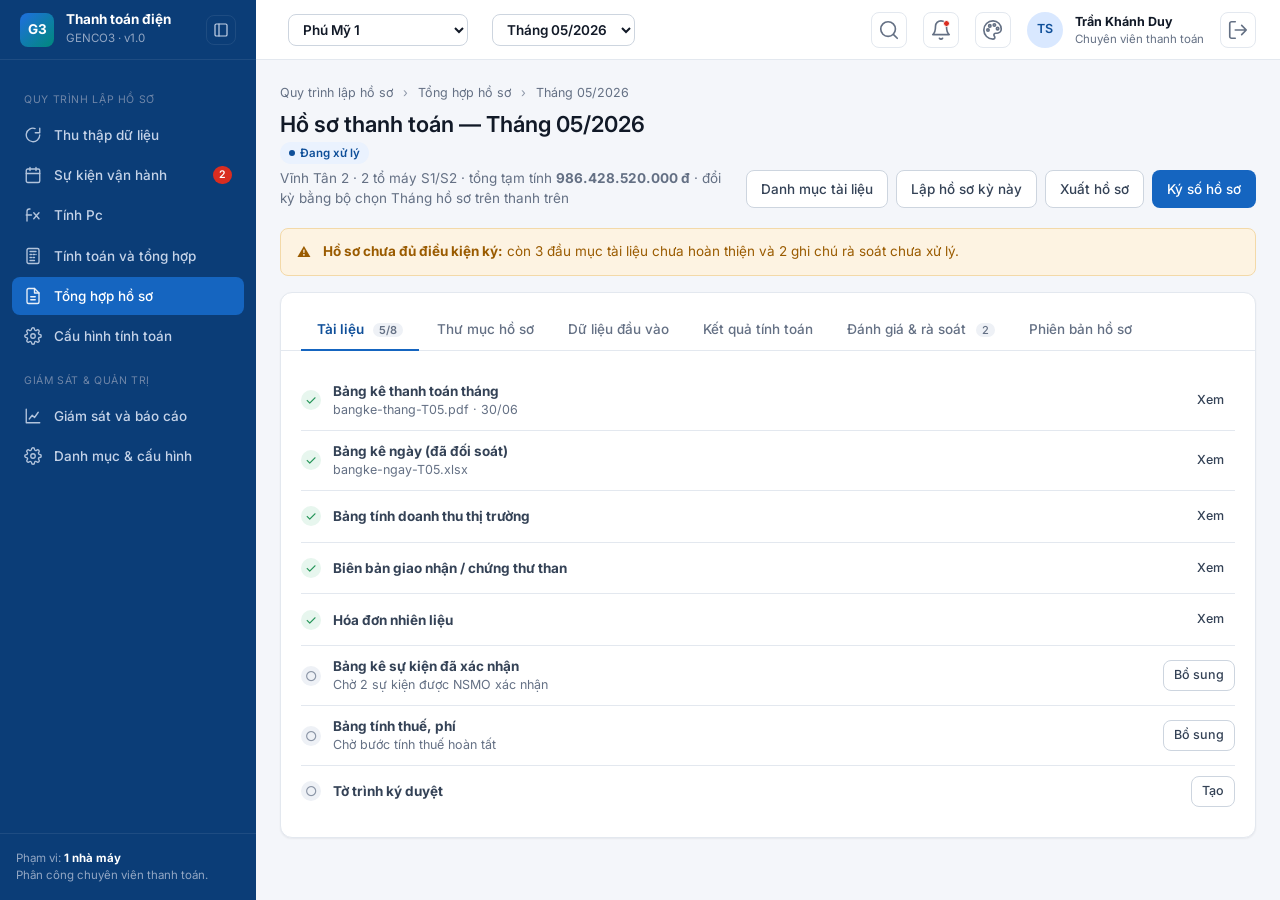
<file: ho-so-chi-tiet.html>
<!DOCTYPE html>
<html lang="vi">
<head>
<meta charset="UTF-8">
<meta name="viewport" content="width=device-width, initial-scale=1.0">
<title>Chi tiết hồ sơ 05/2026 | Vĩnh Tân 2</title>
<link rel="preconnect" href="https://fonts.googleapis.com">
<link href="https://fonts.googleapis.com/css2?family=Inter:wght@400;500;600;700&family=IBM+Plex+Sans:wght@400;500;600;700&family=Space+Grotesk:wght@400;500;600;700&family=JetBrains+Mono:wght@400;500&display=swap" rel="stylesheet">
<link rel="stylesheet" href="assets/design-system.css">
<link rel="stylesheet" href="assets/themes.css">
<link rel="stylesheet" href="assets/app.css">
<script src="assets/theme-init.js"></script>
</head>
<body>
<div class="app"><div class="main">
<div class="content">

  <div class="page-head">
    <div class="page-head__titles">
      <div class="breadcrumb">Quy trình lập hồ sơ <span>›</span> Tổng hợp hồ sơ <span>›</span> Tháng 05/2026</div>
      <h1>Hồ sơ thanh toán — Tháng 05/2026 <span class="badge badge--info" style="vertical-align:middle">Đang xử lý</span></h1>
      <div class="subtitle">Vĩnh Tân 2 · 2 tổ máy S1/S2 · tổng tạm tính <b>986.428.520.000 đ</b> · đổi kỳ bằng bộ chọn Tháng hồ sơ trên thanh trên</div>
    </div>
    <div class="page-head__actions">
      <button class="btn btn-secondary" onclick="App.modal('m-doccat')">Danh mục tài liệu</button>
      <button class="btn btn-secondary" onclick="App.toast('Đã kích hoạt lập hồ sơ kỳ 05/2026','success')">Lập hồ sơ kỳ này</button>
      <button class="btn btn-secondary" onclick="App.modal('m-export')">Xuất hồ sơ</button>
      <button class="btn btn-primary" onclick="App.modal('m-sign')">Ký số hồ sơ</button>
    </div>
  </div>

  <div class="alert alert--warning" style="margin-bottom:var(--sp-4)"><span class="ico">⚠</span>
    <div><b>Hồ sơ chưa đủ điều kiện ký:</b> còn 3 đầu mục tài liệu chưa hoàn thiện và 2 ghi chú rà soát chưa xử lý.</div></div>

  <div class="card">
    <div class="card__head" style="padding-bottom:0">
      <!-- Thứ tự tab theo FB-001/DEC-009: Tài liệu (mặc định) => Thư mục hồ sơ => còn lại -->
      <div class="tabs" style="border:none">
        <div class="tab is-active" onclick="App.tab(this,'tp-doc')">Tài liệu <span class="count">5/8</span></div>
        <div class="tab" onclick="App.tab(this,'tp-folder')">Thư mục hồ sơ</div>
        <div class="tab" onclick="App.tab(this,'tp-in')">Dữ liệu đầu vào</div>
        <div class="tab" onclick="App.tab(this,'tp-calc')">Kết quả tính toán</div>
        <div class="tab" onclick="App.tab(this,'tp-review')">Đánh giá &amp; rà soát <span class="count">2</span></div>
        <div class="tab" onclick="App.tab(this,'tp-version')">Phiên bản hồ sơ</div>
      </div>
    </div>
    <div class="card__body">

      <!-- TAB: Thư mục hồ sơ (FR-048 / Biên bản 03; taxonomy 11 nhóm tài liệu / TASK-005, DEC-008) -->
      <div id="tp-folder" class="tabpanel">
        <div class="alert alert--info" style="margin-bottom:var(--sp-4)"><span class="ico">ℹ</span>
          <div>Giao diện chi tiết hồ sơ tổ chức như <b>trình quản lý thư mục</b>: nhóm thư mục chia theo <b>danh mục 11 loại tài liệu đính kèm</b> hồ sơ tiền điện tháng (features/04 mục 1.1) - mô phỏng cách làm excel + chia sẻ file để dễ làm quen và dễ tải file áp quy trình cũ.</div></div>
        <div class="row" style="align-items:flex-start">
          <!-- Cây thư mục: 11 nhóm theo danh mục tài liệu -->
          <div class="col" style="flex:.9">
            <div class="card"><div class="card__body" style="padding:var(--sp-3)">
              <div class="stack" style="gap:2px;font-size:var(--fs-sm)">
                <a href="#" onclick="return false" style="padding:5px 8px;border-radius:6px;background:var(--c-primary-50);color:var(--c-primary-700);font-weight:600">📂 01 · Bảng tổng hợp các khoản thanh toán</a>
                <a href="#" onclick="App.toast('Chuyển thư mục (prototype)');return false" style="padding:5px 8px">📁 02 · Bảng tính chi tiết các khoản</a>
                <a href="#" onclick="App.toast('Chuyển thư mục (prototype)');return false" style="padding:5px 8px">📁 03 · Bảng kê thanh toán tháng</a>
                <a href="#" onclick="App.toast('Chuyển thư mục (prototype)');return false" style="padding:5px 8px">📁 04 · Bảng kê chênh lệch sản lượng</a>
                <a href="#" onclick="App.toast('Chuyển thư mục (prototype)');return false" style="padding:5px 8px">📁 05 · Sản lượng hợp đồng giờ phân bổ</a>
                <a href="#" onclick="App.toast('Chuyển thư mục (prototype)');return false" style="padding:5px 8px">📁 06 · Xác nhận sự kiện/DIM tháng</a>
                <a href="#" onclick="App.toast('Chuyển thư mục (prototype)');return false" style="padding:5px 8px">📁 07 · Giao nhận điện năng tháng</a>
                <a href="#" onclick="App.toast('Chuyển thư mục (prototype)');return false" style="padding:5px 8px">📁 08 · Sản lượng đo đếm từng chu kỳ</a>
                <a href="#" onclick="App.toast('Chuyển thư mục (prototype)');return false" style="padding:5px 8px">📁 09 · Tài liệu nhiên liệu (PVGAS...)</a>
                <a href="#" onclick="App.toast('Chuyển thư mục (prototype)');return false" style="padding:5px 8px">📁 10 · Phiếu ĐKCT + phụ lục vận hành</a>
                <a href="#" onclick="App.toast('Chuyển thư mục (prototype)');return false" style="padding:5px 8px">📁 11 · Trang màn hình DCS (M-1)</a>
              </div>
            </div></div>
          </div>
          <!-- Nội dung thư mục -->
          <div class="col" style="flex:2">
            <div class="card"><div class="card__head">
              <h3 style="font-size:var(--fs-md)">📂 01 · Bảng tổng hợp các khoản thanh toán</h3>
              <div class="inline" style="gap:var(--sp-2)">
                <button class="btn btn-secondary btn-sm" onclick="App.toast('Tải lên file (prototype)')">↑ Tải lên</button>
                <button class="btn btn-ghost btn-sm" onclick="App.toast('Tải tất cả thư mục (prototype)')">↓ Tải tất cả</button></div></div>
              <div class="card__body">
                <dl class="kv" style="grid-template-columns:110px 1fr;margin-bottom:var(--sp-3)">
                  <dt>Nguồn gốc</dt><dd>Hệ thống sinh từ kết quả tính toán (PH-003)</dd>
                  <dt>Xác nhận</dt><dd>Công ty ký và đóng dấu</dd>
                </dl>
                <div class="table-wrap"><table class="tbl tbl--compact">
                <thead><tr><th>Tên</th><th>Loại</th><th class="num">Kích thước</th><th>Cập nhật</th><th></th></tr></thead>
                <tbody>
                  <tr><td>📄 tong-hop-thanh-toan-T05.pdf</td><td>Bảng tổng hợp</td><td class="num">380 KB</td><td class="nowrap">30/06 03:05</td><td><a href="#" onclick="App.toast('Tải xuống (prototype)');return false">Tải</a></td></tr>
                  <tr><td>📄 tong-hop-thanh-toan-T05.xlsx</td><td>Bảng tổng hợp (nguồn)</td><td class="num">96 KB</td><td class="nowrap">30/06 03:05</td><td><a href="#" onclick="App.toast('Tải xuống (prototype)');return false">Tải</a></td></tr>
                </tbody>
              </table></div></div>
            </div>
            <div class="hint" style="margin-top:var(--sp-3)">Nếu hệ thống lỗi, người dùng vẫn có thể tải file tương ứng để áp quy trình cũ (excel + chia sẻ file). Thư mục 06 lấy từ bản Sự kiện tháng (PH-002); thư mục 03/04/05/07 là tài liệu NSMO công bố, đã ký số trên Web TTĐ.</div>
          </div>
        </div>
      </div>

      <!-- TAB: Dữ liệu đầu vào -->
      <div id="tp-in" class="tabpanel">
        <div class="pills" style="margin-bottom:var(--sp-4)">
          <span class="pill is-active" onclick="App.pill(this)">Vận hành</span>
          <span class="pill" onclick="App.pill(this)">Thị trường</span>
          <span class="pill" onclick="App.pill(this)">Nhiên liệu</span>
        </div>
        <div class="table-wrap"><table class="tbl tbl--compact">
          <thead><tr><th>Nhóm dữ liệu</th><th>Nguồn</th><th class="num">Bản ghi</th><th>Độ đầy đủ</th><th>Trạng thái</th></tr></thead>
          <tbody>
            <tr><td>Sản lượng giao nhận theo chu kỳ</td><td><span class="tag">DIM</span></td><td class="num">17.280</td><td>31/31 ngày</td><td><span class="badge badge--success">Đủ</span></td></tr>
            <tr><td>Công suất phát theo tổ máy</td><td><span class="tag">DCS</span></td><td class="num">8.928</td><td>31/31 ngày</td><td><span class="badge badge--success">Đủ</span></td></tr>
            <tr><td>Trạng thái tổ máy / sự kiện</td><td><span class="tag">NKVH</span></td><td class="num">38</td><td>30/31 ngày</td><td><span class="badge badge--warning">Thiếu 28/05</span></td></tr>
            <tr><td>Giá thị trường SMP, CAN</td><td><span class="tag">TTĐ</span></td><td class="num">4.464</td><td>31/31 ngày</td><td><span class="badge badge--success">Đủ</span></td></tr>
          </tbody>
        </table></div>
      </div>

      <!-- TAB: Kết quả tính toán -->
      <div id="tp-calc" class="tabpanel">
        <div class="table-wrap"><table class="tbl">
          <thead><tr><th>Khoản mục</th><th class="num">Thành tiền (đ)</th><th>Nguồn tính</th></tr></thead>
          <tbody>
            <tr><td>Doanh thu sản lượng thị trường</td><td class="num">888.818.800.000</td><td><code>Rmq v3</code></td></tr>
            <tr><td>Thanh toán công suất (CAN)</td><td class="num">157.824.000.000</td><td><code>CAN v3</code></td></tr>
            <tr><td>Thanh toán giá hợp đồng Pc</td><td class="num">784.251.720.000</td><td><code>Pc v2</code></td></tr>
            <tr><td>Chênh lệch hợp đồng sai khác</td><td class="num diff-down">−98.640.000.000</td><td><code>HĐSK v1</code></td></tr>
            <tr><td>Chi phí khởi động</td><td class="num">12.450.000.000</td><td><code>Ckđ v1</code></td></tr>
            <tr class="row-strong"><td>Tổng thanh toán tạm tính</td><td class="num">986.428.520.000</td><td></td></tr>
          </tbody>
        </table></div>
        <div class="hint" style="margin-top:var(--sp-3)">Số liệu lấy từ bộ số liệu đầu vào đã chốt của kỳ. <a href="tinh-toan.html">Xem chi tiết tính toán →</a></div>
      </div>

      <!-- TAB: Tài liệu (tab mặc định - DEC-009) -->
      <div id="tp-doc" class="tabpanel is-active">
        <ul class="list-check">
          <li><span class="check-ico ok">✓</span><div class="col"><b>Bảng kê thanh toán tháng</b><div class="muted" style="font-size:var(--fs-sm)">bangke-thang-T05.pdf · 30/06</div></div><button class="btn btn-ghost btn-sm" onclick="App.toast('Xem tài liệu')">Xem</button></li>
          <li><span class="check-ico ok">✓</span><div class="col"><b>Bảng kê ngày (đã đối soát)</b><div class="muted" style="font-size:var(--fs-sm)">bangke-ngay-T05.xlsx</div></div><button class="btn btn-ghost btn-sm" onclick="App.toast('Xem tài liệu')">Xem</button></li>
          <li><span class="check-ico ok">✓</span><div class="col"><b>Bảng tính doanh thu thị trường</b></div><button class="btn btn-ghost btn-sm" onclick="App.toast('Xem tài liệu')">Xem</button></li>
          <li><span class="check-ico ok">✓</span><div class="col"><b>Biên bản giao nhận / chứng thư than</b></div><button class="btn btn-ghost btn-sm" onclick="App.toast('Xem tài liệu')">Xem</button></li>
          <li><span class="check-ico ok">✓</span><div class="col"><b>Hóa đơn nhiên liệu</b></div><button class="btn btn-ghost btn-sm" onclick="App.toast('Xem tài liệu')">Xem</button></li>
          <li><span class="check-ico no">○</span><div class="col"><b>Bảng kê sự kiện đã xác nhận</b><div class="muted" style="font-size:var(--fs-sm)">Chờ 2 sự kiện được NSMO xác nhận</div></div><button class="btn btn-secondary btn-sm" onclick="App.toast('Cần hoàn tất xác nhận sự kiện')">Bổ sung</button></li>
          <li><span class="check-ico no">○</span><div class="col"><b>Bảng tính thuế, phí</b><div class="muted" style="font-size:var(--fs-sm)">Chờ bước tính thuế hoàn tất</div></div><button class="btn btn-secondary btn-sm" onclick="App.toast('Chờ tính toán')">Bổ sung</button></li>
          <li><span class="check-ico no">○</span><div class="col"><b>Tờ trình ký duyệt</b></div><button class="btn btn-secondary btn-sm" onclick="App.toast('Tạo tờ trình (prototype)')">Tạo</button></li>
        </ul>
      </div>

      <!-- TAB: Đánh giá & rà soát -->
      <div id="tp-review" class="tabpanel">
        <div class="between" style="margin-bottom:var(--sp-3)">
          <span class="muted">Ghi chú rà soát chất lượng trước khi phê duyệt</span>
          <button class="btn btn-secondary btn-sm" onclick="App.modal('m-note')">+ Thêm ghi chú</button>
        </div>
        <div class="stack">
          <div class="card"><div class="card__body">
            <div class="between"><div class="inline"><span class="badge badge--warning">Cần bổ sung</span><b>Thiếu dữ liệu NKVH ngày 28/05</b></div><span class="muted" style="font-size:var(--fs-sm)">Trần Khánh Duy · 30/06</span></div>
            <p style="margin:var(--sp-2) 0 0">Đề nghị bù dữ liệu vận hành ngày 28/05 trước khi chốt, tránh lệch sản lượng.</p>
          </div></div>
          <div class="card"><div class="card__body">
            <div class="between"><div class="inline"><span class="badge badge--info">Cần xác minh</span><b>Đối chiếu sai lệch +0,18% với NSMO</b></div><span class="muted" style="font-size:var(--fs-sm)">Hoàng Tú Kiên · 30/06</span></div>
            <p style="margin:var(--sp-2) 0 0">Sai lệch doanh thu so với số NSMO ngày 22/05, cần liên hệ làm rõ trước khi ký.</p>
          </div></div>
        </div>
      </div>

      <!-- TAB: Phiên bản hồ sơ (FR-016 / SC-017 / FL-021 - Biên bản 07) -->
      <div id="tp-version" class="tabpanel">
        <div class="between" style="margin-bottom:var(--sp-3)">
          <span class="muted">Đóng gói trạng thái toàn bộ hồ sơ thành phiên bản (snapshot) để lưu và xem lại - chế độ chỉ đọc, không tính lại.</span>
          <button class="btn btn-secondary btn-sm" onclick="App.modal('m-version')">+ Tạo phiên bản</button>
        </div>
        <div class="table-wrap"><table class="tbl tbl--compact">
          <thead><tr><th>Mã phiên bản</th><th>Thời điểm tạo</th><th>Người tạo</th><th class="num">Tổng thanh toán (đ)</th><th class="num">Tài liệu</th><th>Ghi chú</th><th>Trạng thái</th><th></th></tr></thead>
          <tbody>
            <tr><td><code>HS-VT2-202605-v2</code></td><td class="nowrap">30/06 03:10</td><td>Trần Khánh Duy</td><td class="num">986.428.520.000</td><td class="num">5/8</td><td>Sau khi bù DIM 28/05</td><td><span class="badge badge--info">Chỉ đọc</span></td><td><button class="btn btn-primary btn-sm" onclick="App.toast('Đang xem phiên bản HS-VT2-202605-v2 (chỉ đọc)')">Xem</button></td></tr>
            <tr><td><code>HS-VT2-202605-v1</code></td><td class="nowrap">28/06 17:42</td><td>Trần Khánh Duy</td><td class="num">984.000.000.000</td><td class="num">4/8</td><td>Bản đầu kỳ</td><td><span class="badge badge--info">Chỉ đọc</span></td><td><button class="btn btn-ghost btn-sm" onclick="App.toast('Mở phiên bản HS-VT2-202605-v1 (chỉ đọc)')">Xem</button></td></tr>
          </tbody>
        </table></div>
        <div class="card" style="margin-top:var(--sp-4)">
          <div class="card__head"><h3 style="font-size:var(--fs-md)">Xem phiên bản <code>HS-VT2-202605-v2</code></h3><span class="badge badge--info">Bản đóng gói chỉ đọc</span></div>
          <div class="card__body">
            <div class="alert alert--info" style="margin-bottom:var(--sp-3)"><span class="ico">ℹ</span>
              <div>Đây là trạng thái hồ sơ tại thời điểm tạo phiên bản (30/06 03:10), có thể khác trạng thái hồ sơ hiện tại. Không cho chỉnh sửa và không chạy lại tính toán.</div></div>
            <dl class="kv" style="grid-template-columns:180px 1fr;margin-bottom:var(--sp-3)">
              <dt>Tổng thanh toán tạm tính</dt><dd class="num">986.428.520.000 đ</dd>
              <dt>Thành phần đóng gói</dt><dd>Dữ liệu đầu vào · Công thức &amp; tham số · Kết quả tính · Tài liệu đính kèm</dd>
              <dt>Bất biến</dt><dd>Có (không sửa sau khi tạo - BR-008)</dd>
            </dl>
            <b style="font-size:var(--fs-sm)">Kết quả tính toán đã đóng gói</b>
            <div class="table-wrap" style="margin-top:8px"><table class="tbl tbl--compact">
              <thead><tr><th>Khoản mục</th><th class="num">Thành tiền (đ)</th><th>Công thức (phiên bản)</th></tr></thead>
              <tbody>
                <tr><td>Doanh thu sản lượng thị trường</td><td class="num">888.818.800.000</td><td><code>Rmq</code> <span class="tag">v3</span></td></tr>
                <tr><td>Thanh toán công suất (CAN)</td><td class="num">157.824.000.000</td><td><code>CAN</code> <span class="tag">v3</span></td></tr>
                <tr><td>Thanh toán giá hợp đồng Pc</td><td class="num">784.251.720.000</td><td><code>Pc</code> <span class="tag">v2</span></td></tr>
                <tr><td>Chi phí khởi động</td><td class="num">12.450.000.000</td><td><code>Ckđ</code> <span class="tag">v1</span></td></tr>
                <tr class="row-strong"><td>Tổng tạm tính</td><td class="num">986.428.520.000</td><td></td></tr>
              </tbody>
            </table></div>
          </div>
        </div>
        <div class="hint" style="margin-top:var(--sp-3)">Cơ chế đóng gói/lưu trữ phiên bản chi tiết đang thiết kế lại (ISS-014); prototype dùng sample data. Tính năng so sánh tự động giữa các phiên bản đã bỏ (bổ sung lại sau nếu cần).</div>
      </div>

    </div>
  </div>

</div>
</div></div>

<!-- Modal xuất hồ sơ (FB-001/DEC-009: 3 lựa chọn) -->
<div class="modal-overlay" id="m-export"><div class="modal">
  <div class="modal__head"><h3>Xuất hồ sơ — Tháng 05/2026</h3><button class="modal__close" onclick="App.closeModal('m-export')">×</button></div>
  <div class="modal__body">
    <div class="muted" style="font-size:var(--fs-sm);margin-bottom:var(--sp-3)">Chọn hình thức xuất bộ hồ sơ thanh toán của kỳ:</div>
    <div class="stack" style="gap:var(--sp-2)">
      <label class="field" style="margin:0;display:flex;gap:var(--sp-2);align-items:flex-start;cursor:pointer">
        <input type="radio" name="export-mode" checked>
        <span><b>Tải xuống toàn bộ hồ sơ</b><br><span class="muted" style="font-size:var(--fs-sm)">Gói nén đầy đủ tài liệu theo cây thư mục hồ sơ (giữ nguyên định dạng gốc).</span></span>
      </label>
      <label class="field" style="margin:0;display:flex;gap:var(--sp-2);align-items:flex-start;cursor:pointer">
        <input type="radio" name="export-mode">
        <span><b>Xuất các file PDF riêng lẻ</b><br><span class="muted" style="font-size:var(--fs-sm)">Mỗi tài liệu trong danh mục xuất thành một file PDF.</span></span>
      </label>
      <label class="field" style="margin:0;display:flex;gap:var(--sp-2);align-items:flex-start;cursor:pointer">
        <input type="radio" name="export-mode">
        <span><b>Xuất một file PDF duy nhất</b><br><span class="muted" style="font-size:var(--fs-sm)">Gộp toàn bộ hồ sơ thành một PDF theo thứ tự danh mục, phục vụ in/gửi.</span></span>
      </label>
    </div>
  </div>
  <div class="modal__foot"><button class="btn btn-secondary" onclick="App.closeModal('m-export')">Hủy</button>
    <button class="btn btn-primary" onclick="App.closeModal('m-export');App.toast('Đang xuất hồ sơ theo lựa chọn... (prototype)','success')">Xuất</button></div>
</div></div>

<!-- Modal danh mục tài liệu (chuyển từ màn danh sách cũ - DEC-009) -->
<div class="modal-overlay" id="m-doccat"><div class="modal">
  <div class="modal__head"><h3>Danh mục tài liệu hồ sơ — Vĩnh Tân 2</h3><button class="modal__close" onclick="App.closeModal('m-doccat')">×</button></div>
  <div class="modal__body">
    <div class="muted" style="font-size:var(--fs-sm);margin-bottom:var(--sp-3)">Danh mục là căn cứ đánh giá tiến độ hoàn thiện hồ sơ theo từng kỳ.</div>
    <ul class="list-check">
      <li><span class="check-ico ok">✓</span><div class="col">Bảng kê thanh toán tháng</div><span class="tag">Bắt buộc</span></li>
      <li><span class="check-ico ok">✓</span><div class="col">Bảng kê ngày (đã đối soát)</div><span class="tag">Bắt buộc</span></li>
      <li><span class="check-ico ok">✓</span><div class="col">Bảng tính doanh thu thị trường</div><span class="tag">Bắt buộc</span></li>
      <li><span class="check-ico ok">✓</span><div class="col">Biên bản giao nhận / chứng thư than</div><span class="tag">Bắt buộc</span></li>
      <li><span class="check-ico ok">✓</span><div class="col">Hóa đơn nhiên liệu</div><span class="tag">Bắt buộc</span></li>
      <li><span class="check-ico no">○</span><div class="col">Bảng kê sự kiện đã xác nhận</div><span class="tag">Bắt buộc</span></li>
      <li><span class="check-ico no">○</span><div class="col">Bảng tính thuế, phí</div><span class="tag">Bắt buộc</span></li>
      <li><span class="check-ico no">○</span><div class="col">Tờ trình ký duyệt</div><span class="tag">Bắt buộc</span></li>
    </ul>
  </div>
  <div class="modal__foot"><button class="btn btn-secondary" onclick="App.closeModal('m-doccat')">Đóng</button>
    <button class="btn btn-primary" onclick="App.closeModal('m-doccat');App.toast('Đã lưu danh mục tài liệu','success')">Lưu danh mục</button></div>
</div></div>

<!-- Modal thêm ghi chú -->
<div class="modal-overlay" id="m-note"><div class="modal">
  <div class="modal__head"><h3>Thêm ghi chú rà soát</h3><button class="modal__close" onclick="App.closeModal('m-note')">×</button></div>
  <div class="modal__body">
    <div class="grid grid-2">
      <div class="field"><label class="label">Loại</label><select class="select"><option>Cần bổ sung</option><option>Cần xác minh</option><option>Đạt</option></select></div>
      <div class="field"><label class="label">Thành phần hồ sơ</label><select class="select"><option>Dữ liệu đầu vào</option><option>Kết quả tính toán</option><option>Tài liệu</option></select></div>
    </div>
    <div class="field"><label class="label">Nội dung</label><textarea class="textarea" placeholder="Mô tả vấn đề cần xử lý..."></textarea></div>
  </div>
  <div class="modal__foot"><button class="btn btn-secondary" onclick="App.closeModal('m-note')">Hủy</button>
    <button class="btn btn-primary" onclick="App.closeModal('m-note');App.toast('Đã thêm ghi chú rà soát','success')">Lưu ghi chú</button></div>
</div></div>

<!-- Modal ký số -->
<div class="modal-overlay" id="m-sign"><div class="modal">
  <div class="modal__head"><h3>Ký số hồ sơ thanh toán</h3><button class="modal__close" onclick="App.closeModal('m-sign')">×</button></div>
  <div class="modal__body">
    <div class="signbox" style="margin-bottom:var(--sp-4)">
      <div class="source__ico" style="background:var(--c-primary-600)">🔑</div>
      <div class="col"><b>USB Token — chữ ký số PKI</b><div class="muted" style="font-size:var(--fs-sm)">Yêu cầu Desktop Signing App + nhập mã PIN</div></div>
    </div>
    <ul class="steps" style="margin:0;padding:0">
      <li class="done"><span class="dot">1</span><div class="step__title">Web App khởi tạo phiên ký, chuẩn bị file</div></li>
      <li><span class="dot">2</span><div class="step__title">Mở Desktop Signing App (custom protocol)</div></li>
      <li><span class="dot">3</span><div class="step__title">Ký bằng USB Token → upload file đã ký</div></li>
    </ul>
    <div class="alert alert--warning" style="margin-top:var(--sp-4)"><span class="ico">⚠</span><div>Hồ sơ chưa đủ điều kiện ký (3 tài liệu thiếu). Nút ký bị khóa ở prototype.</div></div>
  </div>
  <div class="modal__foot"><button class="btn btn-secondary" onclick="App.closeModal('m-sign')">Đóng</button>
    <button class="btn btn-primary" disabled>Bắt đầu ký số</button></div>
</div></div>

<!-- Modal tạo phiên bản hồ sơ (FR-016 / SC-017 / FL-021) -->
<div class="modal-overlay" id="m-version"><div class="modal">
  <div class="modal__head"><h3>Tạo phiên bản hồ sơ — Tháng 05/2026</h3><button class="modal__close" onclick="App.closeModal('m-version')">×</button></div>
  <div class="modal__body">
    <div class="muted" style="font-size:var(--fs-sm);margin-bottom:var(--sp-3)">Đóng gói trạng thái hiện tại của toàn bộ hồ sơ thành một phiên bản để lưu và xem lại. Thành phần sẽ đóng gói:</div>
    <ul class="list-check" style="margin-bottom:var(--sp-3)">
      <li><span class="check-ico ok">✓</span>Dữ liệu đầu vào của kỳ</li>
      <li><span class="check-ico ok">✓</span>Công thức &amp; tham số áp dụng (kèm phiên bản)</li>
      <li><span class="check-ico ok">✓</span>Kết quả tính toán các khoản mục</li>
      <li><span class="check-ico ok">✓</span>Tài liệu đính kèm hiện có</li>
    </ul>
    <div class="field"><label class="label">Ghi chú phiên bản</label><textarea class="textarea" placeholder="Vd: Bản sau khi bù DIM 28/05..."></textarea></div>
    <div class="alert alert--warning"><span class="ico">⚠</span><div>Phiên bản <b>bất biến sau khi tạo</b> (BR-008): chỉ để xem lại, không sửa và không chạy lại tính toán.</div></div>
  </div>
  <div class="modal__foot"><button class="btn btn-secondary" onclick="App.closeModal('m-version')">Hủy</button>
    <button class="btn btn-primary" onclick="App.closeModal('m-version');App.toast('Đã tạo phiên bản hồ sơ HS-VT2-202605-v3','success')">Tạo phiên bản</button></div>
</div></div>

<script src="assets/app.js"></script>
<script>App.layout('dossier');</script>
</body>
</html>
</file>
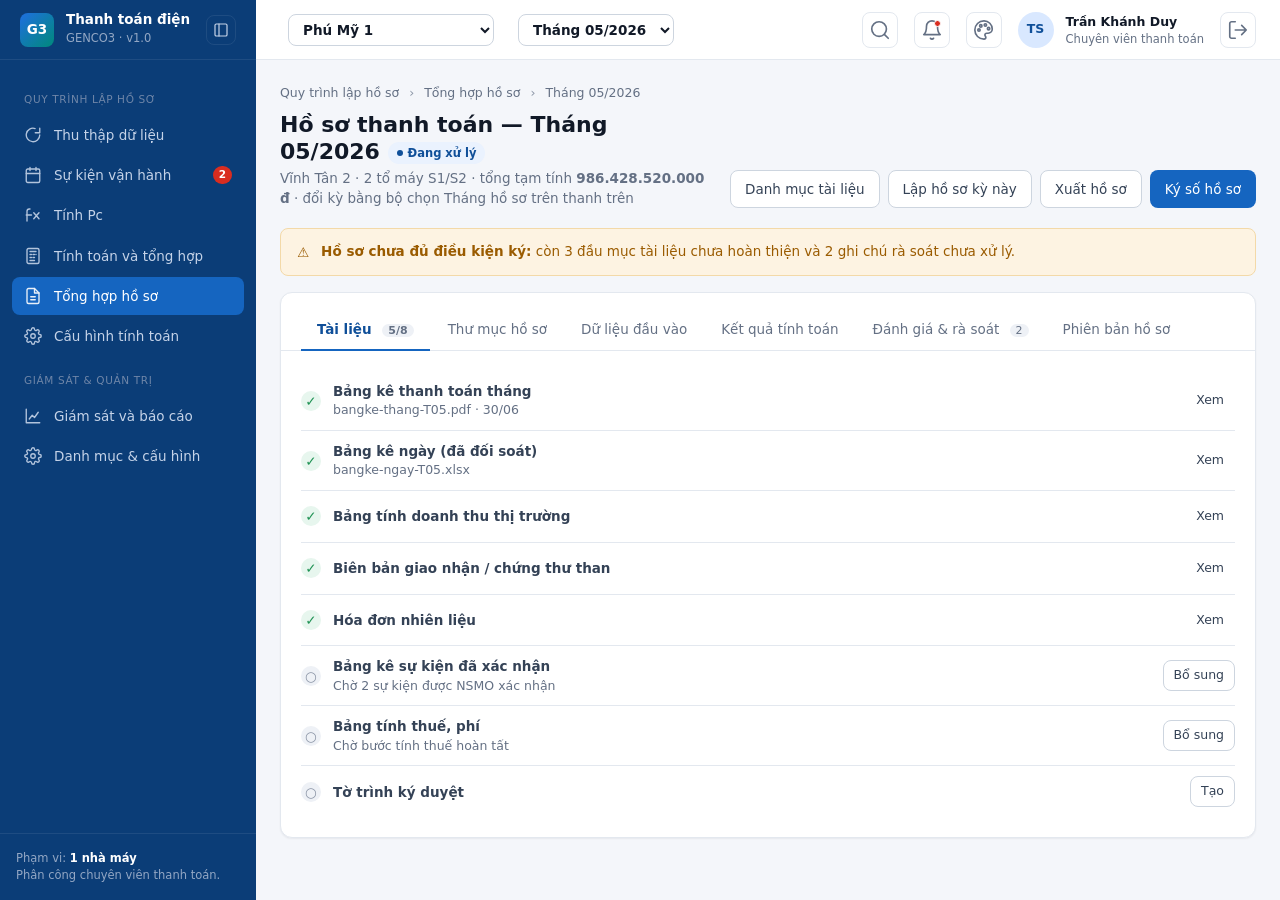
<file: lap-ho-so.html>
<!DOCTYPE html>
<html lang="vi">
<head>
<meta charset="UTF-8">
<meta name="viewport" content="width=device-width, initial-scale=1.0">
<title>Tổng hợp hồ sơ | Vĩnh Tân 2</title>
<!-- Trang danh sách hồ sơ đã bỏ theo FB-001/DEC-009: menu "Hồ sơ thanh toán" vào thẳng chi tiết hồ sơ
     của cặp nhà máy + Tháng hồ sơ đang chọn. File này giữ lại làm trang chuyển hướng để không gãy link cũ. -->
<meta http-equiv="refresh" content="0; url=ho-so-chi-tiet.html">
</head>
<body>
<p>Màn danh sách hồ sơ đã được thay bằng chi tiết hồ sơ theo nhà máy + tháng.
Nếu không tự chuyển, mở <a href="ho-so-chi-tiet.html">Chi tiết hồ sơ</a>.</p>
</body>
</html>
</file>
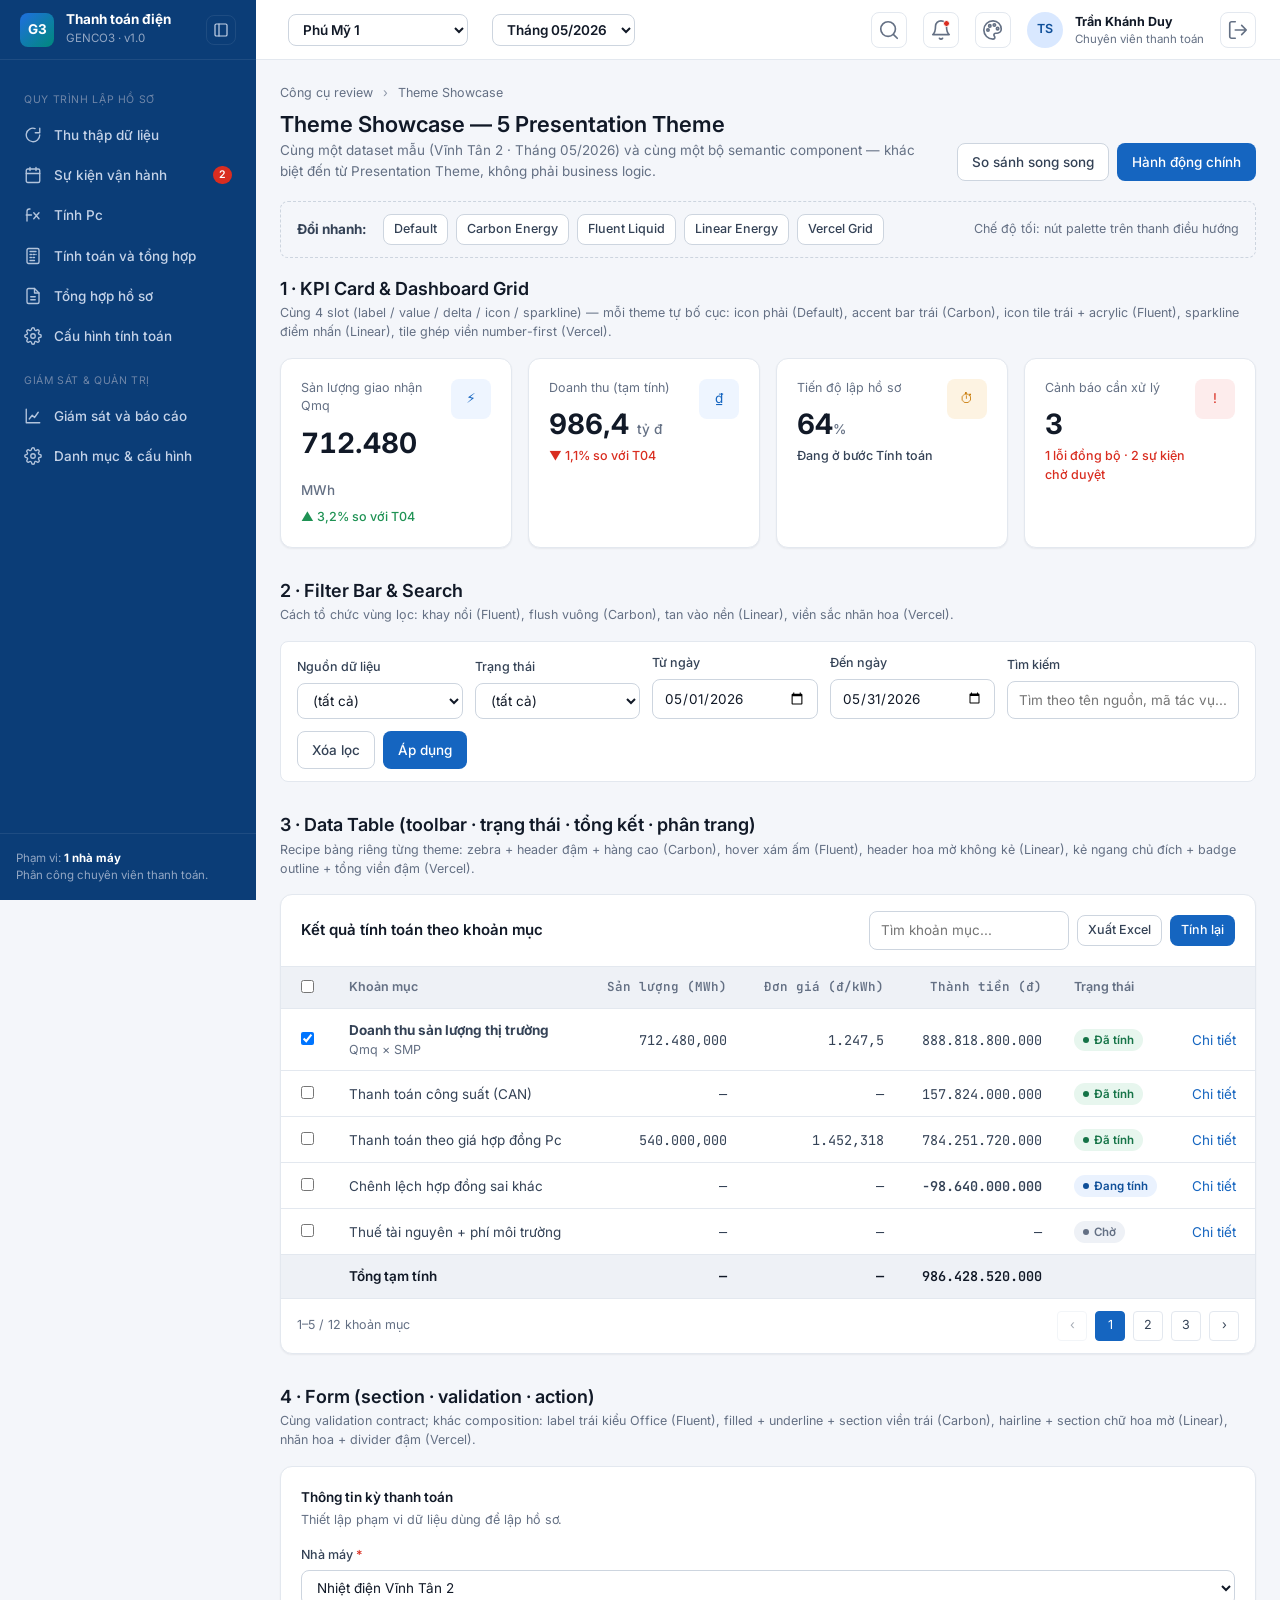
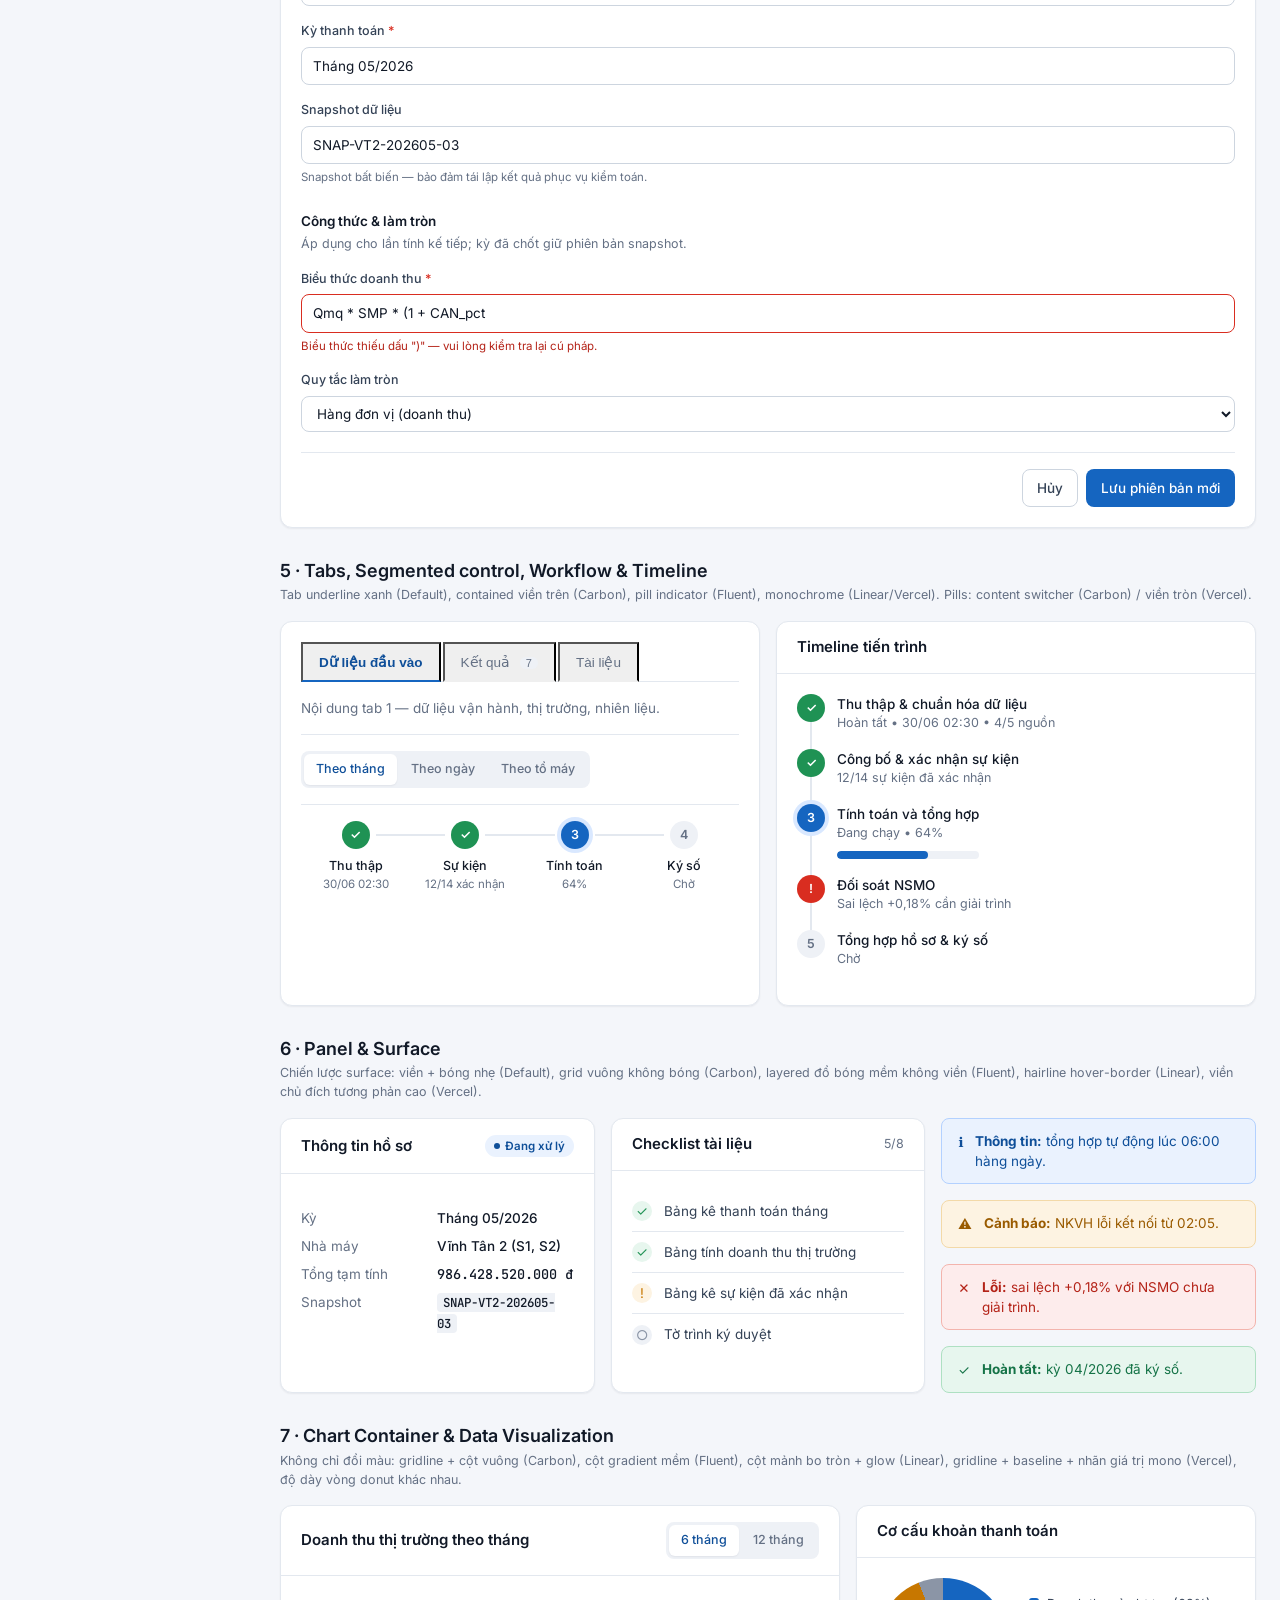
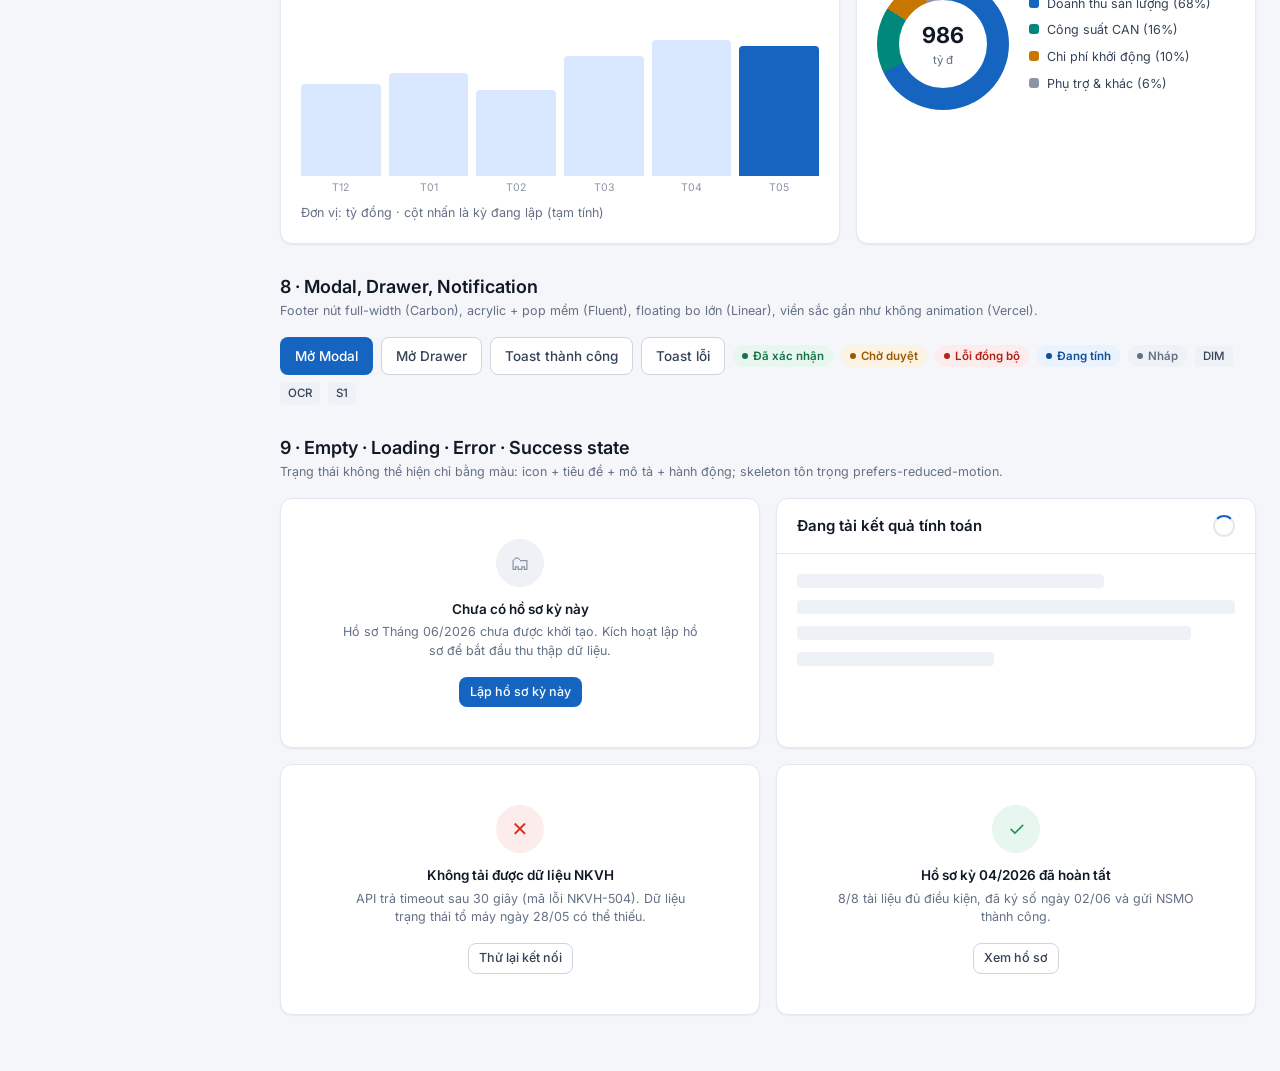
<file: showcase.html>
<!DOCTYPE html>
<html lang="vi">
<head>
<meta charset="UTF-8">
<meta name="viewport" content="width=device-width, initial-scale=1.0">
<title>Theme Showcase | Presentation Theme (review-only)</title>
<link rel="preconnect" href="https://fonts.googleapis.com">
<link href="https://fonts.googleapis.com/css2?family=Inter:wght@400;500;600;700&family=IBM+Plex+Sans:wght@400;500;600;700&family=Space+Grotesk:wght@400;500;600;700&family=JetBrains+Mono:wght@400;500&display=swap" rel="stylesheet">
<link rel="stylesheet" href="assets/design-system.css">
<link rel="stylesheet" href="assets/themes.css">
<link rel="stylesheet" href="assets/app.css">
<script src="assets/theme-init.js"></script>
<style>
  /* Style riêng của trang showcase (công cụ review DEC-006, không phải màn nghiệp vụ) */
  .sc-quickbar { display: flex; flex-wrap: wrap; gap: var(--sp-2); align-items: center;
    padding: var(--sp-3) var(--sp-4); border: 1px dashed var(--c-border-strong);
    border-radius: var(--r-md); margin-bottom: var(--sp-5); }
  .sc-quickbar b { margin-right: var(--sp-2); }
  .sc-sec { margin-bottom: var(--sp-8); }
  .sc-sec > h2 { margin-bottom: var(--sp-1); }
  .sc-sec > .sc-note { color: var(--c-ink-500); font-size: var(--fs-sm); margin-bottom: var(--sp-4); }
  /* Chế độ so sánh song song (?compare=1): 5 iframe embed, mỗi khung 1 theme */
  .cmp-item { margin-bottom: var(--sp-6); }
  .cmp-item h2 { margin-bottom: var(--sp-3); }
  .cmp-frame { width: 100%; overflow-x: auto; border: 1px solid var(--c-border-strong); border-radius: var(--r-md); }
  .cmp-frame iframe { display: block; width: 1280px; min-width: 100%; height: 760px; border: none; }
</style>
</head>
<body>
<div class="app"><div class="main">
<div class="content" id="sc-root">

  <div class="page-head">
    <div class="page-head__titles">
      <div class="breadcrumb">Công cụ review <span>›</span> Theme Showcase</div>
      <h1>Theme Showcase — 5 Presentation Theme</h1>
      <div class="subtitle">Cùng một dataset mẫu (Vĩnh Tân 2 · Tháng 05/2026) và cùng một bộ semantic component — khác biệt đến từ Presentation Theme, không phải business logic.</div>
    </div>
    <div class="page-head__actions">
      <button class="btn btn-secondary" onclick="location.href='showcase.html?compare=1'">So sánh song song</button>
      <button class="btn btn-primary" onclick="App.toast('Đây là trang review-only (DEC-006)','success')">Hành động chính</button>
    </div>
  </div>

  <div class="sc-quickbar">
    <b>Đổi nhanh:</b>
    <button class="btn btn-secondary btn-sm" onclick="App.setTheme('default')">Default</button>
    <button class="btn btn-secondary btn-sm" onclick="App.setTheme('carbon')">Carbon Energy</button>
    <button class="btn btn-secondary btn-sm" onclick="App.setTheme('fluent')">Fluent Liquid</button>
    <button class="btn btn-secondary btn-sm" onclick="App.setTheme('linear')">Linear Energy</button>
    <button class="btn btn-secondary btn-sm" onclick="App.setTheme('vercel')">Vercel Grid</button>
    <span class="muted" style="margin-left:auto;font-size:var(--fs-sm)">Chế độ tối: nút palette trên thanh điều hướng</span>
  </div>

  <!-- 1. KPI / DASHBOARD GRID -->
  <section class="sc-sec">
    <h2>1 · KPI Card &amp; Dashboard Grid</h2>
    <div class="sc-note">Cùng 4 slot (label / value / delta / icon / sparkline) — mỗi theme tự bố cục: icon phải (Default), accent bar trái (Carbon), icon tile trái + acrylic (Fluent), sparkline điểm nhấn (Linear), tile ghép viền number-first (Vercel).</div>
    <div class="grid grid-4">
      <div class="stat">
        <div class="stat__icon">⚡</div>
        <div class="stat__label">Sản lượng giao nhận Qmq</div>
        <div class="stat__value">712.480 <small>MWh</small></div>
        <div class="stat__delta up">▲ 3,2% so với T04</div>
        <div class="stat__spark" aria-hidden="true"><i style="height:56%"></i><i style="height:64%"></i><i style="height:52%"></i><i style="height:74%"></i><i style="height:86%"></i><i class="hi" style="height:100%"></i></div>
      </div>
      <div class="stat">
        <div class="stat__icon">₫</div>
        <div class="stat__label">Doanh thu (tạm tính)</div>
        <div class="stat__value">986,4 <small>tỷ đ</small></div>
        <div class="stat__delta down">▼ 1,1% so với T04</div>
        <div class="stat__spark" aria-hidden="true"><i style="height:62%"></i><i style="height:70%"></i><i style="height:58%"></i><i style="height:81%"></i><i style="height:100%"></i><i class="hi" style="height:92%"></i></div>
      </div>
      <div class="stat">
        <div class="stat__icon" style="background:var(--c-warning-50);color:var(--c-warning-600)">⏱</div>
        <div class="stat__label">Tiến độ lập hồ sơ</div>
        <div class="stat__value">64<small>%</small></div>
        <div class="stat__delta">Đang ở bước Tính toán</div>
        <div class="stat__spark" aria-hidden="true"><i style="height:100%"></i><i style="height:100%"></i><i style="height:100%"></i><i style="height:100%"></i><i style="height:100%"></i><i class="hi" style="height:64%"></i></div>
      </div>
      <div class="stat">
        <div class="stat__icon" style="background:var(--c-danger-50);color:var(--c-danger-600)">!</div>
        <div class="stat__label">Cảnh báo cần xử lý</div>
        <div class="stat__value">3</div>
        <div class="stat__delta down">1 lỗi đồng bộ · 2 sự kiện chờ duyệt</div>
        <div class="stat__spark" aria-hidden="true"><i style="height:35%"></i><i style="height:20%"></i><i style="height:50%"></i><i style="height:20%"></i><i style="height:35%"></i><i class="hi" style="height:65%"></i></div>
      </div>
    </div>
  </section>

  <!-- 2. FILTER BAR -->
  <section class="sc-sec">
    <h2>2 · Filter Bar &amp; Search</h2>
    <div class="sc-note">Cách tổ chức vùng lọc: khay nổi (Fluent), flush vuông (Carbon), tan vào nền (Linear), viền sắc nhãn hoa (Vercel).</div>
    <div class="filterbar">
      <div class="field"><label class="label">Nguồn dữ liệu</label><select class="select"><option>(tất cả)</option><option>DIM</option><option>Web TTĐ</option><option>NKVH</option></select></div>
      <div class="field"><label class="label">Trạng thái</label><select class="select"><option>(tất cả)</option><option>Hoàn tất</option><option>Lỗi</option></select></div>
      <div class="field"><label class="label">Từ ngày</label><input type="date" class="input" value="2026-05-01"></div>
      <div class="field"><label class="label">Đến ngày</label><input type="date" class="input" value="2026-05-31"></div>
      <div class="field" style="flex:1.4"><label class="label">Tìm kiếm</label><input class="input" placeholder="Tìm theo tên nguồn, mã tác vụ..."></div>
      <div class="filterbar__actions">
        <button class="btn btn-secondary">Xóa lọc</button>
        <button class="btn btn-primary">Áp dụng</button>
      </div>
    </div>
  </section>

  <!-- 3. DATA TABLE -->
  <section class="sc-sec">
    <h2>3 · Data Table (toolbar · trạng thái · tổng kết · phân trang)</h2>
    <div class="sc-note">Recipe bảng riêng từng theme: zebra + header đậm + hàng cao (Carbon), hover xám ấm (Fluent), header hoa mờ không kẻ (Linear), kẻ ngang chủ đích + badge outline + tổng viền đậm (Vercel).</div>
    <div class="card">
      <div class="card__head"><h3>Kết quả tính toán theo khoản mục</h3>
        <div class="inline" style="gap:var(--sp-2)">
          <input class="input" placeholder="Tìm khoản mục..." style="max-width:200px">
          <button class="btn btn-secondary btn-sm">Xuất Excel</button>
          <button class="btn btn-primary btn-sm">Tính lại</button>
        </div>
      </div>
      <div class="card__body card__body--flush"><div class="table-wrap">
        <table class="tbl">
          <thead><tr><th style="width:34px"><input type="checkbox" aria-label="Chọn tất cả"></th><th>Khoản mục</th><th class="num">Sản lượng (MWh)</th><th class="num">Đơn giá (đ/kWh)</th><th class="num">Thành tiền (đ)</th><th>Trạng thái</th><th></th></tr></thead>
          <tbody>
            <tr><td><input type="checkbox" checked></td><td><b>Doanh thu sản lượng thị trường</b><div class="muted" style="font-size:var(--fs-sm)">Qmq × SMP</div></td><td class="num">712.480,000</td><td class="num">1.247,5</td><td class="num">888.818.800.000</td><td><span class="badge badge--success">Đã tính</span></td><td><a href="#" onclick="App.toast('Xem chi tiết (prototype)');return false">Chi tiết</a></td></tr>
            <tr><td><input type="checkbox"></td><td>Thanh toán công suất (CAN)</td><td class="num">—</td><td class="num">—</td><td class="num">157.824.000.000</td><td><span class="badge badge--success">Đã tính</span></td><td><a href="#" onclick="App.toast('Xem chi tiết (prototype)');return false">Chi tiết</a></td></tr>
            <tr><td><input type="checkbox"></td><td>Thanh toán theo giá hợp đồng Pc</td><td class="num">540.000,000</td><td class="num">1.452,318</td><td class="num">784.251.720.000</td><td><span class="badge badge--success">Đã tính</span></td><td><a href="#" onclick="App.toast('Xem chi tiết (prototype)');return false">Chi tiết</a></td></tr>
            <tr><td><input type="checkbox"></td><td>Chênh lệch hợp đồng sai khác</td><td class="num">—</td><td class="num">—</td><td class="num diff-down">−98.640.000.000</td><td><span class="badge badge--info">Đang tính</span></td><td><a href="#" onclick="App.toast('Xem chi tiết (prototype)');return false">Chi tiết</a></td></tr>
            <tr><td><input type="checkbox"></td><td>Thuế tài nguyên + phí môi trường</td><td class="num">—</td><td class="num">—</td><td class="num">—</td><td><span class="badge badge--neutral">Chờ</span></td><td><a href="#" onclick="App.toast('Xem chi tiết (prototype)');return false">Chi tiết</a></td></tr>
            <tr class="row-strong"><td></td><td>Tổng tạm tính</td><td class="num">—</td><td class="num">—</td><td class="num">986.428.520.000</td><td></td><td></td></tr>
          </tbody>
        </table>
      </div>
      <div class="pager">
        <span class="pager__info">1–5 / 12 khoản mục</span>
        <button class="pager__btn" disabled>‹</button>
        <button class="pager__btn is-active">1</button>
        <button class="pager__btn">2</button>
        <button class="pager__btn">3</button>
        <button class="pager__btn">›</button>
      </div>
      </div>
    </div>
  </section>

  <!-- 4. FORM -->
  <section class="sc-sec">
    <h2>4 · Form (section · validation · action)</h2>
    <div class="sc-note">Cùng validation contract; khác composition: label trái kiểu Office (Fluent), filled + underline + section viền trái (Carbon), hairline + section chữ hoa mờ (Linear), nhãn hoa + divider đậm (Vercel).</div>
    <div class="card"><div class="card__body">
      <div class="form-section">
        <div class="form-section__title">Thông tin kỳ thanh toán</div>
        <div class="form-section__desc">Thiết lập phạm vi dữ liệu dùng để lập hồ sơ.</div>
        <div class="field"><label class="label">Nhà máy <span class="req">*</span></label>
          <select class="select"><option>Nhiệt điện Vĩnh Tân 2</option><option>Phú Mỹ 1</option></select></div>
        <div class="field"><label class="label">Kỳ thanh toán <span class="req">*</span></label>
          <input class="input" value="Tháng 05/2026"></div>
        <div class="field"><label class="label">Snapshot dữ liệu</label>
          <input class="input mono" value="SNAP-VT2-202605-03" readonly>
          <div class="hint">Snapshot bất biến — bảo đảm tái lập kết quả phục vụ kiểm toán.</div></div>
      </div>
      <div class="form-section" style="margin-bottom:0">
        <div class="form-section__title">Công thức &amp; làm tròn</div>
        <div class="form-section__desc">Áp dụng cho lần tính kế tiếp; kỳ đã chốt giữ phiên bản snapshot.</div>
        <div class="field"><label class="label">Biểu thức doanh thu <span class="req">*</span></label>
          <input class="input mono is-invalid" value="Qmq * SMP * (1 + CAN_pct">
          <div class="hint hint--error">Biểu thức thiếu dấu ")" — vui lòng kiểm tra lại cú pháp.</div></div>
        <div class="field"><label class="label">Quy tắc làm tròn</label>
          <select class="select"><option>Hàng đơn vị (doanh thu)</option><option>3 chữ số thập phân</option></select></div>
      </div>
      <div class="form-actions">
        <button class="btn btn-secondary">Hủy</button>
        <button class="btn btn-primary">Lưu phiên bản mới</button>
      </div>
    </div></div>
  </section>

  <!-- 5. TABS / SEGMENTED / WORKFLOW / TIMELINE -->
  <section class="sc-sec">
    <h2>5 · Tabs, Segmented control, Workflow &amp; Timeline</h2>
    <div class="sc-note">Tab underline xanh (Default), contained viền trên (Carbon), pill indicator (Fluent), monochrome (Linear/Vercel). Pills: content switcher (Carbon) / viền tròn (Vercel).</div>
    <div class="row" style="align-items:stretch">
      <div class="col"><div class="card" style="height:100%"><div class="card__body">
        <div class="tabs">
          <button class="tab is-active" onclick="App.tab(this,'sc-tp1')">Dữ liệu đầu vào</button>
          <button class="tab" onclick="App.tab(this,'sc-tp2')">Kết quả <span class="count">7</span></button>
          <button class="tab" onclick="App.tab(this,'sc-tp3')">Tài liệu</button>
        </div>
        <div style="margin-top:var(--sp-4)">
          <div id="sc-tp1" class="tabpanel is-active"><p class="muted">Nội dung tab 1 — dữ liệu vận hành, thị trường, nhiên liệu.</p></div>
          <div id="sc-tp2" class="tabpanel"><p class="muted">Nội dung tab 2 — 7 khoản mục thanh toán.</p></div>
          <div id="sc-tp3" class="tabpanel"><p class="muted">Nội dung tab 3 — 8 đầu mục tài liệu.</p></div>
        </div>
        <div class="divider"></div>
        <div class="pills">
          <span class="pill is-active" onclick="App.pill(this)">Theo tháng</span>
          <span class="pill" onclick="App.pill(this)">Theo ngày</span>
          <span class="pill" onclick="App.pill(this)">Theo tổ máy</span>
        </div>
        <div class="divider"></div>
        <ul class="steps steps--h">
          <li class="done"><span class="dot">✓</span><div><div class="step__title">Thu thập</div><div class="step__meta">30/06 02:30</div></div></li>
          <li class="done"><span class="dot">✓</span><div><div class="step__title">Sự kiện</div><div class="step__meta">12/14 xác nhận</div></div></li>
          <li class="active"><span class="dot">3</span><div><div class="step__title">Tính toán</div><div class="step__meta">64%</div></div></li>
          <li><span class="dot">4</span><div><div class="step__title">Ký số</div><div class="step__meta">Chờ</div></div></li>
        </ul>
      </div></div></div>
      <div class="col"><div class="card" style="height:100%">
        <div class="card__head"><h3>Timeline tiến trình</h3></div>
        <div class="card__body">
          <ul class="steps">
            <li class="done"><span class="dot">✓</span><div><div class="step__title">Thu thập &amp; chuẩn hóa dữ liệu</div><div class="step__meta">Hoàn tất • 30/06 02:30 • 4/5 nguồn</div></div></li>
            <li class="done"><span class="dot">✓</span><div><div class="step__title">Công bố &amp; xác nhận sự kiện</div><div class="step__meta">12/14 sự kiện đã xác nhận</div></div></li>
            <li class="active"><span class="dot">3</span><div><div class="step__title">Tính toán và tổng hợp</div><div class="step__meta">Đang chạy • 64%</div>
              <div class="progress" style="margin-top:8px;max-width:300px"><div class="progress__bar" style="width:64%"></div></div></div></li>
            <li class="error"><span class="dot">!</span><div><div class="step__title">Đối soát NSMO</div><div class="step__meta">Sai lệch +0,18% cần giải trình</div></div></li>
            <li><span class="dot">5</span><div><div class="step__title">Tổng hợp hồ sơ &amp; ký số</div><div class="step__meta">Chờ</div></div></li>
          </ul>
        </div>
      </div></div>
    </div>
  </section>

  <!-- 6. PANEL & SURFACE -->
  <section class="sc-sec">
    <h2>6 · Panel &amp; Surface</h2>
    <div class="sc-note">Chiến lược surface: viền + bóng nhẹ (Default), grid vuông không bóng (Carbon), layered đổ bóng mềm không viền (Fluent), hairline hover-border (Linear), viền chủ đích tương phản cao (Vercel).</div>
    <div class="grid grid-3">
      <div class="card">
        <div class="card__head"><h3>Thông tin hồ sơ</h3><span class="badge badge--info">Đang xử lý</span></div>
        <div class="card__body">
          <dl class="kv" style="grid-template-columns:120px 1fr">
            <dt>Kỳ</dt><dd>Tháng 05/2026</dd>
            <dt>Nhà máy</dt><dd>Vĩnh Tân 2 (S1, S2)</dd>
            <dt>Tổng tạm tính</dt><dd class="num">986.428.520.000 đ</dd>
            <dt>Snapshot</dt><dd><code>SNAP-VT2-202605-03</code></dd>
          </dl>
        </div>
      </div>
      <div class="card">
        <div class="card__head"><h3>Checklist tài liệu</h3><span class="muted">5/8</span></div>
        <div class="card__body">
          <ul class="list-check">
            <li><span class="check-ico ok">✓</span>Bảng kê thanh toán tháng</li>
            <li><span class="check-ico ok">✓</span>Bảng tính doanh thu thị trường</li>
            <li><span class="check-ico warn">!</span>Bảng kê sự kiện đã xác nhận</li>
            <li><span class="check-ico no">○</span>Tờ trình ký duyệt</li>
          </ul>
        </div>
      </div>
      <div class="stack">
        <div class="alert alert--info"><span class="ico">ℹ</span><div><b>Thông tin:</b> tổng hợp tự động lúc 06:00 hàng ngày.</div></div>
        <div class="alert alert--warning"><span class="ico">⚠</span><div><b>Cảnh báo:</b> NKVH lỗi kết nối từ 02:05.</div></div>
        <div class="alert alert--danger"><span class="ico">✕</span><div><b>Lỗi:</b> sai lệch +0,18% với NSMO chưa giải trình.</div></div>
        <div class="alert alert--success"><span class="ico">✓</span><div><b>Hoàn tất:</b> kỳ 04/2026 đã ký số.</div></div>
      </div>
    </div>
  </section>

  <!-- 7. CHART -->
  <section class="sc-sec">
    <h2>7 · Chart Container &amp; Data Visualization</h2>
    <div class="sc-note">Không chỉ đổi màu: gridline + cột vuông (Carbon), cột gradient mềm (Fluent), cột mảnh bo tròn + glow (Linear), gridline + baseline + nhãn giá trị mono (Vercel), độ dày vòng donut khác nhau.</div>
    <div class="row" style="align-items:stretch">
      <div class="col" style="flex:1.4"><div class="card" style="height:100%">
        <div class="card__head"><h3>Doanh thu thị trường theo tháng</h3>
          <div class="pills"><span class="pill is-active" onclick="App.pill(this)">6 tháng</span><span class="pill" onclick="App.pill(this)">12 tháng</span></div></div>
        <div class="card__body">
          <div class="barchart" style="margin-top:20px">
            <div class="bar" style="height:62%" data-v="695"><span>T12</span></div>
            <div class="bar" style="height:70%" data-v="785"><span>T01</span></div>
            <div class="bar" style="height:58%" data-v="650"><span>T02</span></div>
            <div class="bar" style="height:81%" data-v="908"><span>T03</span></div>
            <div class="bar" style="height:92%" data-v="1.032"><span>T04</span></div>
            <div class="bar hi" style="height:88%" data-v="986"><span>T05</span></div>
          </div>
          <div class="muted" style="margin-top:28px;font-size:var(--fs-sm)">Đơn vị: tỷ đồng · cột nhấn là kỳ đang lập (tạm tính)</div>
        </div>
      </div></div>
      <div class="col"><div class="card" style="height:100%">
        <div class="card__head"><h3>Cơ cấu khoản thanh toán</h3></div>
        <div class="card__body">
          <div class="row" style="align-items:center;gap:var(--sp-5)">
            <div class="donut-wrap">
              <div class="donut" style="background:conic-gradient(var(--c-primary-600) 0 68%, var(--c-accent-500) 68% 84%, var(--c-warning-600) 84% 94%, var(--c-ink-400) 94% 100%)"></div>
              <div class="donut__center"><b>986</b><div class="muted" style="font-size:var(--fs-xs)">tỷ đ</div></div>
            </div>
            <div class="legend col">
              <div><i style="background:var(--c-primary-600)"></i>Doanh thu sản lượng (68%)</div>
              <div><i style="background:var(--c-accent-500)"></i>Công suất CAN (16%)</div>
              <div><i style="background:var(--c-warning-600)"></i>Chi phí khởi động (10%)</div>
              <div><i style="background:var(--c-ink-400)"></i>Phụ trợ &amp; khác (6%)</div>
            </div>
          </div>
        </div>
      </div></div>
    </div>
  </section>

  <!-- 8. OVERLAY: MODAL / DRAWER / TOAST -->
  <section class="sc-sec">
    <h2>8 · Modal, Drawer, Notification</h2>
    <div class="sc-note">Footer nút full-width (Carbon), acrylic + pop mềm (Fluent), floating bo lớn (Linear), viền sắc gần như không animation (Vercel).</div>
    <div class="inline" style="flex-wrap:wrap">
      <button class="btn btn-primary" onclick="App.modal('m-sc-demo')">Mở Modal</button>
      <button class="btn btn-secondary" onclick="App.modal('d-sc-demo')">Mở Drawer</button>
      <button class="btn btn-secondary" onclick="App.toast('Thao tác thành công','success')">Toast thành công</button>
      <button class="btn btn-secondary" onclick="App.toast('Có lỗi khi đồng bộ NKVH','danger')">Toast lỗi</button>
      <span class="badge badge--success">Đã xác nhận</span>
      <span class="badge badge--warning">Chờ duyệt</span>
      <span class="badge badge--danger">Lỗi đồng bộ</span>
      <span class="badge badge--info">Đang tính</span>
      <span class="badge badge--neutral">Nháp</span>
      <span class="tag">DIM</span><span class="tag">OCR</span><span class="tag">S1</span>
    </div>
  </section>

  <!-- 9. EMPTY / LOADING / ERROR / SUCCESS -->
  <section class="sc-sec">
    <h2>9 · Empty · Loading · Error · Success state</h2>
    <div class="sc-note">Trạng thái không thể hiện chỉ bằng màu: icon + tiêu đề + mô tả + hành động; skeleton tôn trọng prefers-reduced-motion.</div>
    <div class="grid grid-2">
      <div class="card"><div class="card__body--flush card__body">
        <div class="empty">
          <div class="empty__icon">🗂</div>
          <div class="empty__title">Chưa có hồ sơ kỳ này</div>
          <div class="empty__desc">Hồ sơ Tháng 06/2026 chưa được khởi tạo. Kích hoạt lập hồ sơ để bắt đầu thu thập dữ liệu.</div>
          <button class="btn btn-primary btn-sm">Lập hồ sơ kỳ này</button>
        </div>
      </div></div>
      <div class="card">
        <div class="card__head"><h3>Đang tải kết quả tính toán</h3><div class="spinner" role="status" aria-label="Đang tải"></div></div>
        <div class="card__body stack" style="gap:var(--sp-3)">
          <div class="skeleton" style="width:70%;height:14px"></div>
          <div class="skeleton" style="width:100%;height:14px"></div>
          <div class="skeleton" style="width:90%;height:14px"></div>
          <div class="skeleton" style="width:45%;height:14px"></div>
        </div>
      </div>
      <div class="card"><div class="card__body--flush card__body">
        <div class="empty empty--danger">
          <div class="empty__icon">✕</div>
          <div class="empty__title">Không tải được dữ liệu NKVH</div>
          <div class="empty__desc">API trả timeout sau 30 giây (mã lỗi NKVH-504). Dữ liệu trạng thái tổ máy ngày 28/05 có thể thiếu.</div>
          <button class="btn btn-secondary btn-sm">Thử lại kết nối</button>
        </div>
      </div></div>
      <div class="card"><div class="card__body--flush card__body">
        <div class="empty empty--success">
          <div class="empty__icon">✓</div>
          <div class="empty__title">Hồ sơ kỳ 04/2026 đã hoàn tất</div>
          <div class="empty__desc">8/8 tài liệu đủ điều kiện, đã ký số ngày 02/06 và gửi NSMO thành công.</div>
          <button class="btn btn-secondary btn-sm">Xem hồ sơ</button>
        </div>
      </div></div>
    </div>
  </section>

</div>
</div></div>

<!-- Modal demo -->
<div class="modal-overlay" id="m-sc-demo"><div class="modal">
  <div class="modal__head"><h3>Xác nhận chốt kỳ 05/2026</h3><button class="modal__close" onclick="App.closeModal('m-sc-demo')">×</button></div>
  <div class="modal__body">
    <div class="alert alert--warning" style="margin-bottom:var(--sp-4)"><span class="ico">⚠</span>
      <div>Sau khi chốt sẽ <b>khóa dữ liệu đầu vào và công thức</b>. Mở khóa cần người phê duyệt.</div></div>
    <div class="field"><label class="label">Ghi chú chốt kỳ</label><textarea class="textarea" placeholder="Lý do / căn cứ chốt kỳ..."></textarea></div>
    <div class="field" style="margin-bottom:0"><label class="label">Người phê duyệt</label>
      <select class="select"><option>Hoàng Tú Kiên — Trưởng nhóm</option></select></div>
  </div>
  <div class="modal__foot">
    <button class="btn btn-secondary" onclick="App.closeModal('m-sc-demo')">Hủy</button>
    <button class="btn btn-primary" onclick="App.closeModal('m-sc-demo');App.toast('Đã chốt kỳ 05/2026 (demo)','success')">Xác nhận chốt</button>
  </div>
</div></div>

<!-- Drawer demo -->
<div class="drawer-overlay" id="d-sc-demo" onclick="if(event.target===this)App.closeModal('d-sc-demo')"><div class="drawer">
  <div class="drawer__head"><h3>Chi tiết nguồn — Web Thị trường điện</h3><button class="modal__close" onclick="App.closeModal('d-sc-demo')">×</button></div>
  <div class="drawer__body">
    <dl class="kv" style="grid-template-columns:130px 1fr">
      <dt>Phương thức</dt><dd>API NSMO</dd>
      <dt>Lần gần nhất</dt><dd>30/06 02:30</dd>
      <dt>Bản ghi kỳ này</dt><dd class="num">4.464</dd>
      <dt>Trạng thái</dt><dd><span class="badge badge--success">Hoàn tất</span></dd>
    </dl>
    <div class="divider"></div>
    <div class="field"><label class="label">Khung giờ thu thập</label><input class="input" value="02:00 – 02:30"></div>
    <div class="field"><label class="label">Tần suất</label><select class="select"><option>Hàng ngày</option><option>Mỗi 6 giờ</option></select></div>
    <div class="hint">Message Queue điều tiết tối đa 3 luồng song song để tránh bị NSMO từ chối phục vụ.</div>
  </div>
  <div class="drawer__foot">
    <button class="btn btn-secondary" onclick="App.closeModal('d-sc-demo')">Đóng</button>
    <button class="btn btn-primary" onclick="App.closeModal('d-sc-demo');App.toast('Đã lưu cấu hình nguồn (demo)','success')">Lưu</button>
  </div>
</div></div>

<script src="assets/app.js"></script>
<script>
  // Chế độ so sánh song song (?compare=1): thay nội dung bằng 5 iframe embed
  // (mỗi iframe 1 theme, ?embed=1 nên không ghi localStorage). Review-only.
  (function () {
    var compare = /[?&]compare=1/.test(location.search || "");
    if (!compare) { App.layout('showcase'); return; }
    var mode = document.documentElement.getAttribute('data-mode') || 'light';
    var THEMES = [
      ['default', 'Default (DS-001) — Material rút gọn'],
      ['carbon',  'Carbon Energy (DS-002) — IBM Carbon'],
      ['fluent',  'Fluent Liquid (DS-003) — Microsoft Fluent 2'],
      ['linear',  'Linear Energy (DS-004) — Linear + shadcn/ui'],
      ['vercel',  'Vercel Grid (DS-005) — Vercel Dashboard']
    ];
    var root = document.getElementById('sc-root');
    var html = '<div class="page-head"><div class="page-head__titles">' +
      '<div class="breadcrumb">Công cụ review <span>›</span> Theme Showcase <span>›</span> So sánh song song</div>' +
      '<h1>So sánh 5 Presentation Theme</h1>' +
      '<div class="subtitle">Cùng một trang showcase, cùng dataset — mỗi khung một theme (' + mode + ').</div></div>' +
      '<div class="page-head__actions"><button class="btn btn-secondary" onclick="location.href=\'showcase.html\'">Về showcase</button></div></div>';
    THEMES.forEach(function (t) {
      html += '<div class="cmp-item"><h2>' + t[1] + '</h2><div class="cmp-frame">' +
        '<iframe src="showcase.html?theme=' + t[0] + '&mode=' + mode + '&embed=1" title="' + t[1] + '" loading="lazy"></iframe></div></div>';
    });
    root.innerHTML = html;
    root.style.maxWidth = 'none';
    App.layout('showcase');
  })();
</script>
</body>
</html>
</file>
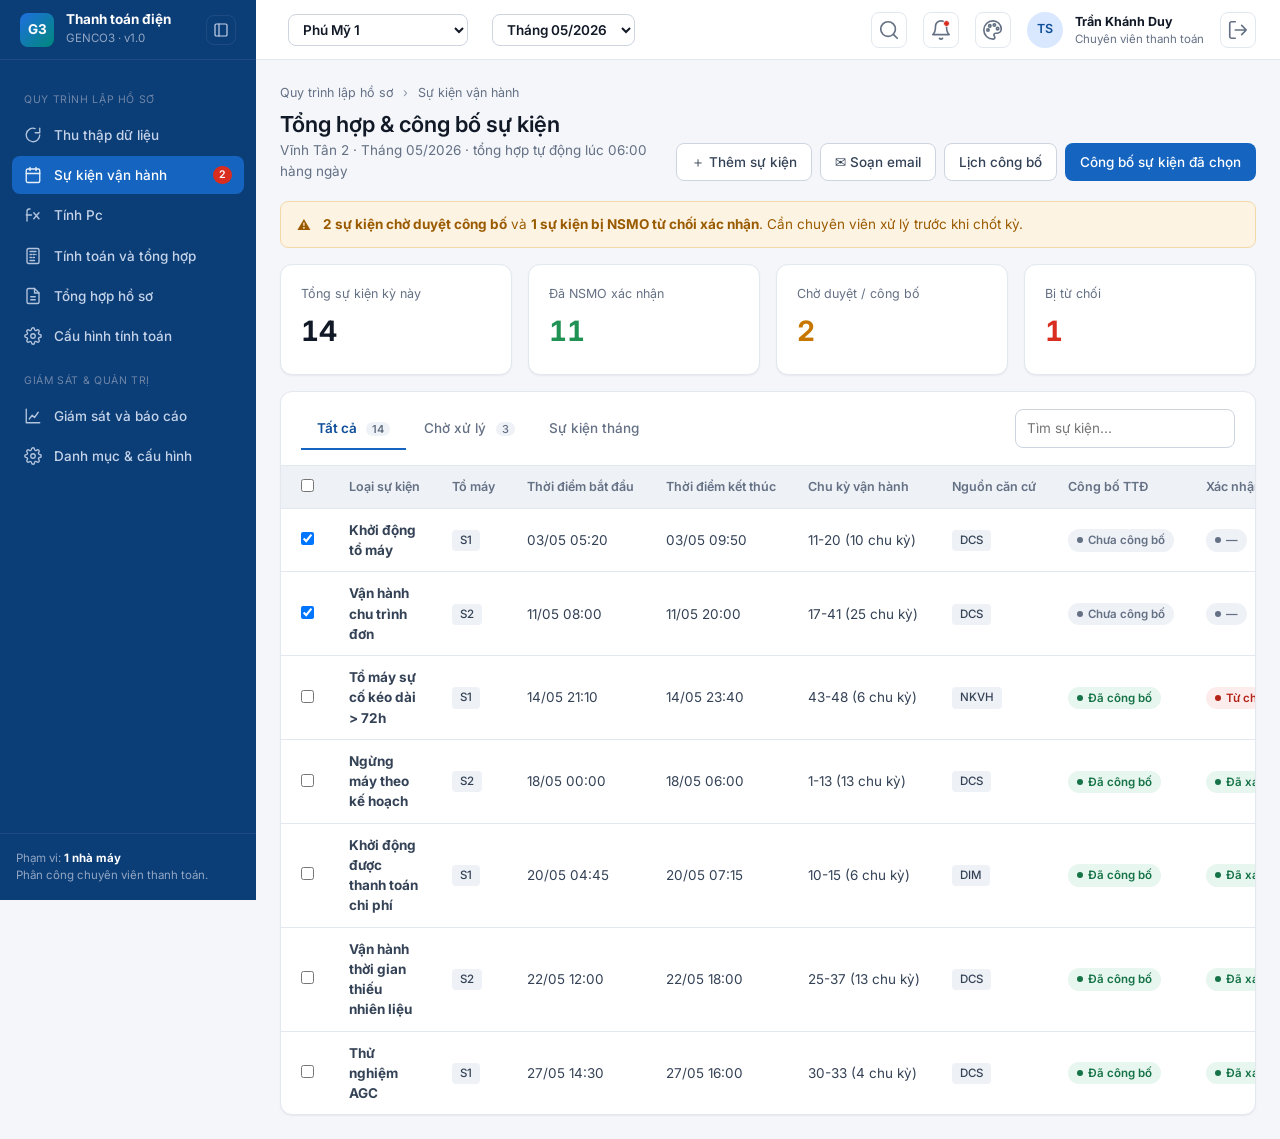
<file: su-kien.html>
<!DOCTYPE html>
<html lang="vi">
<head>
<meta charset="UTF-8">
<meta name="viewport" content="width=device-width, initial-scale=1.0">
<title>Sự kiện vận hành | Vĩnh Tân 2</title>
<link rel="preconnect" href="https://fonts.googleapis.com">
<link href="https://fonts.googleapis.com/css2?family=Inter:wght@400;500;600;700&family=IBM+Plex+Sans:wght@400;500;600;700&family=Space+Grotesk:wght@400;500;600;700&family=JetBrains+Mono:wght@400;500&display=swap" rel="stylesheet">
<link rel="stylesheet" href="assets/design-system.css">
<link rel="stylesheet" href="assets/themes.css">
<link rel="stylesheet" href="assets/app.css">
<script src="assets/theme-init.js"></script>
</head>
<body>
<div class="app"><div class="main">
<div class="content">

  <div class="page-head">
    <div class="page-head__titles">
      <div class="breadcrumb">Quy trình lập hồ sơ <span>›</span> Sự kiện vận hành</div>
      <h1>Tổng hợp &amp; công bố sự kiện</h1>
      <div class="subtitle">Vĩnh Tân 2 · Tháng 05/2026 · tổng hợp tự động lúc 06:00 hàng ngày</div>
    </div>
    <div class="page-head__actions">
      <button class="btn btn-secondary" onclick="App.modal('m-evt-add')">＋ Thêm sự kiện</button>
      <button class="btn btn-secondary" onclick="evtComposeEmail()">✉ Soạn email</button>
      <button class="btn btn-secondary" onclick="App.modal('m-evt-sched')">Lịch công bố</button>
      <button class="btn btn-primary" onclick="App.toast('Đã công bố 2 sự kiện đã chọn lên Web TTĐ','success')">Công bố sự kiện đã chọn</button>
    </div>
  </div>

  <div class="alert alert--warning" style="margin-bottom:var(--sp-4)"><span class="ico">⚠</span>
    <div><b>2 sự kiện chờ duyệt công bố</b> và <b>1 sự kiện bị NSMO từ chối xác nhận</b>. Cần chuyên viên xử lý trước khi chốt kỳ.</div></div>

  <!-- Tổng quan trạng thái -->
  <div class="grid grid-4" style="margin-bottom:var(--sp-4)">
    <div class="stat"><div class="stat__label">Tổng sự kiện kỳ này</div><div class="stat__value">14</div></div>
    <div class="stat"><div class="stat__label">Đã NSMO xác nhận</div><div class="stat__value" style="color:var(--c-success-600)">11</div></div>
    <div class="stat"><div class="stat__label">Chờ duyệt / công bố</div><div class="stat__value" style="color:var(--c-warning-600)">2</div></div>
    <div class="stat"><div class="stat__label">Bị từ chối</div><div class="stat__value" style="color:var(--c-danger-600)">1</div></div>
  </div>

  <div class="card">
    <div class="card__head">
      <div class="tabs" style="border:none">
        <div class="tab is-active" onclick="App.tab(this,'tp-all')">Tất cả <span class="count">14</span></div>
        <div class="tab" onclick="App.tab(this,'tp-wait')">Chờ xử lý <span class="count">3</span></div>
        <div class="tab" onclick="App.tab(this,'tp-month')">Sự kiện tháng</div>
      </div>
      <input class="input" placeholder="Tìm sự kiện..." style="max-width:220px">
    </div>
    <div class="card__body card__body--flush">
      <div id="tp-all" class="tabpanel is-active"><div class="table-wrap">
        <table class="tbl">
          <thead><tr><th style="width:34px"><input type="checkbox"></th><th>Loại sự kiện</th><th>Tổ máy</th><th>Thời điểm bắt đầu</th><th>Thời điểm kết thúc</th><th>Chu kỳ vận hành</th><th>Nguồn căn cứ</th><th>Công bố TTĐ</th><th>Xác nhận NSMO</th><th></th></tr></thead>
          <tbody>
            <tr><td><input type="checkbox" checked></td><td><b>Khởi động tổ máy</b></td><td><span class="tag">S1</span></td><td class="nowrap">03/05 05:20</td><td class="nowrap">03/05 09:50</td><td class="nowrap">11-20 (10 chu kỳ)</td><td><span class="tag" title="Nguồn số liệu chốt căn cứ">DCS</span></td><td><span class="badge badge--neutral">Chưa công bố</span></td><td><span class="badge badge--neutral">—</span></td><td><button class="btn btn-ghost btn-sm" onclick="App.modal('m-evt')">Chi tiết</button></td></tr>
            <tr><td><input type="checkbox" checked></td><td><b>Vận hành chu trình đơn</b></td><td><span class="tag">S2</span></td><td class="nowrap">11/05 08:00</td><td class="nowrap">11/05 20:00</td><td class="nowrap">17-41 (25 chu kỳ)</td><td><span class="tag" title="Nguồn số liệu chốt căn cứ">DCS</span></td><td><span class="badge badge--neutral">Chưa công bố</span></td><td><span class="badge badge--neutral">—</span></td><td><button class="btn btn-ghost btn-sm" onclick="App.modal('m-evt')">Chi tiết</button></td></tr>
            <tr><td><input type="checkbox"></td><td><b>Tổ máy sự cố kéo dài &gt; 72h</b></td><td><span class="tag">S1</span></td><td class="nowrap">14/05 21:10</td><td class="nowrap">14/05 23:40</td><td class="nowrap">43-48 (6 chu kỳ)</td><td><span class="tag" title="Nguồn số liệu chốt căn cứ">NKVH</span></td><td><span class="badge badge--success">Đã công bố</span></td><td><span class="badge badge--danger">Từ chối</span></td><td><button class="btn btn-danger btn-sm" onclick="App.modal('m-reject')">Xử lý</button></td></tr>
            <tr><td><input type="checkbox"></td><td><b>Ngừng máy theo kế hoạch</b></td><td><span class="tag">S2</span></td><td class="nowrap">18/05 00:00</td><td class="nowrap">18/05 06:00</td><td class="nowrap">1-13 (13 chu kỳ)</td><td><span class="tag" title="Nguồn số liệu chốt căn cứ">DCS</span></td><td><span class="badge badge--success">Đã công bố</span></td><td><span class="badge badge--success">Đã xác nhận</span></td><td><button class="btn btn-ghost btn-sm" onclick="App.modal('m-evt')">Chi tiết</button></td></tr>
            <tr><td><input type="checkbox"></td><td><b>Khởi động được thanh toán chi phí</b></td><td><span class="tag">S1</span></td><td class="nowrap">20/05 04:45</td><td class="nowrap">20/05 07:15</td><td class="nowrap">10-15 (6 chu kỳ)</td><td><span class="tag" title="Nguồn số liệu chốt căn cứ">DIM</span></td><td><span class="badge badge--success">Đã công bố</span></td><td><span class="badge badge--success">Đã xác nhận</span></td><td><button class="btn btn-ghost btn-sm" onclick="App.modal('m-evt')">Chi tiết</button></td></tr>
            <tr><td><input type="checkbox"></td><td><b>Vận hành thời gian thiếu nhiên liệu</b></td><td><span class="tag">S2</span></td><td class="nowrap">22/05 12:00</td><td class="nowrap">22/05 18:00</td><td class="nowrap">25-37 (13 chu kỳ)</td><td><span class="tag" title="Nguồn số liệu chốt căn cứ">DCS</span></td><td><span class="badge badge--success">Đã công bố</span></td><td><span class="badge badge--success">Đã xác nhận</span></td><td><button class="btn btn-ghost btn-sm" onclick="App.modal('m-evt')">Chi tiết</button></td></tr>
            <tr><td><input type="checkbox"></td><td><b>Thử nghiệm AGC</b></td><td><span class="tag">S1</span></td><td class="nowrap">27/05 14:30</td><td class="nowrap">27/05 16:00</td><td class="nowrap">30-33 (4 chu kỳ)</td><td><span class="tag" title="Nguồn số liệu chốt căn cứ">DCS</span></td><td><span class="badge badge--success">Đã công bố</span></td><td><span class="badge badge--success">Đã xác nhận</span></td><td><button class="btn btn-ghost btn-sm" onclick="App.modal('m-evt')">Chi tiết</button></td></tr>
          </tbody>
        </table>
      </div></div>
      <div id="tp-wait" class="tabpanel"><div class="table-wrap">
        <table class="tbl">
          <thead><tr><th>Loại sự kiện</th><th>Tổ máy</th><th>Thời điểm bắt đầu</th><th>Thời điểm kết thúc</th><th>Chu kỳ vận hành</th><th>Tình trạng</th><th></th></tr></thead>
          <tbody>
            <tr><td><b>Khởi động tổ máy</b></td><td><span class="tag">S1</span></td><td>03/05 05:20</td><td>03/05 09:50</td><td class="nowrap">11-20 (10 chu kỳ)</td><td><span class="badge badge--warning">Chờ duyệt công bố</span></td><td><button class="btn btn-primary btn-sm" onclick="App.toast('Đã công bố lên Web TTĐ','success')">Công bố</button></td></tr>
            <tr><td><b>Vận hành chu trình đơn</b></td><td><span class="tag">S2</span></td><td>11/05 08:00</td><td>11/05 20:00</td><td class="nowrap">17-41 (25 chu kỳ)</td><td><span class="badge badge--warning">Chờ duyệt công bố</span></td><td><button class="btn btn-primary btn-sm" onclick="App.toast('Đã công bố lên Web TTĐ','success')">Công bố</button></td></tr>
            <tr><td><b>Tổ máy sự cố kéo dài &gt; 72h</b></td><td><span class="tag">S1</span></td><td>14/05 21:10</td><td>14/05 23:40</td><td class="nowrap">43-48 (6 chu kỳ)</td><td><span class="badge badge--danger">NSMO từ chối</span></td><td><button class="btn btn-danger btn-sm" onclick="App.modal('m-reject')">Xử lý</button></td></tr>
          </tbody>
        </table>
      </div></div>
      <!-- Tab: Sự kiện tháng (FR-056 / FL-004 bước 7-8) -->
      <div id="tp-month" class="tabpanel">
        <div style="padding:var(--sp-4)">
          <div class="alert alert--warning" style="margin-bottom:var(--sp-4)"><span class="ico">⚠</span>
            <div>Tháng 05/2026 còn <b>3 sự kiện chưa được NSMO xác nhận</b> - chưa thể xuất biểu mẫu chốt bản tổng hợp sự kiện tháng.</div></div>
          <div class="grid grid-4" style="margin-bottom:var(--sp-4)">
            <div class="stat"><div class="stat__label">Tháng hồ sơ</div><div class="stat__value">05/2026</div></div>
            <div class="stat"><div class="stat__label">Sự kiện đã gom (đã NSMO xác nhận)</div><div class="stat__value">11</div></div>
            <div class="stat"><div class="stat__label">Ký số - Công ty</div><div class="stat__value"><span class="badge badge--neutral">Chưa ký</span></div></div>
            <div class="stat"><div class="stat__label">Ký số - NSMO</div><div class="stat__value"><span class="badge badge--neutral">Chưa ký</span></div></div>
          </div>
          <div class="hint" style="margin-bottom:var(--sp-3)">Bản tổng hợp mọi sự kiện đã công bố và được NSMO xác nhận trong tháng; quan hệ 1-1 với hồ sơ thanh toán tháng. Việc ký số thực hiện trên Web TTĐ - hệ thống theo dõi trạng thái.</div>
          <div class="table-wrap" style="margin-bottom:var(--sp-4)">
            <table class="tbl tbl--compact">
              <thead><tr><th>#</th><th>Loại sự kiện</th><th>Tổ máy</th><th>Thời điểm bắt đầu</th><th>Thời điểm kết thúc</th><th>Chu kỳ vận hành</th><th>Nguồn căn cứ</th><th>Ghi chú</th></tr></thead>
              <tbody>
                <tr><td>1</td><td><b>Ngừng máy theo kế hoạch</b></td><td><span class="tag">S2</span></td><td class="nowrap">18/05 00:00</td><td class="nowrap">18/05 06:00</td><td class="nowrap">1-13 (13 chu kỳ)</td><td><span class="tag">DCS</span></td><td>Ngừng dự phòng theo lệnh NSMO</td></tr>
                <tr><td>2</td><td><b>Khởi động được thanh toán chi phí</b></td><td><span class="tag">S1</span></td><td class="nowrap">20/05 04:45</td><td class="nowrap">20/05 07:15</td><td class="nowrap">10-15 (6 chu kỳ)</td><td><span class="tag">DIM</span></td><td>Ngừng do thừa nguồn, chào giá 1 đồng</td></tr>
                <tr><td>3</td><td><b>Vận hành thời gian thiếu nhiên liệu</b></td><td><span class="tag">S2</span></td><td class="nowrap">22/05 12:00</td><td class="nowrap">22/05 18:00</td><td class="nowrap">25-37 (13 chu kỳ)</td><td><span class="tag">DCS</span></td><td>NSMO công bố, đã đối chiếu</td></tr>
                <tr><td>4</td><td><b>Thử nghiệm AGC</b></td><td><span class="tag">S1</span></td><td class="nowrap">27/05 14:30</td><td class="nowrap">27/05 16:00</td><td class="nowrap">30-33 (4 chu kỳ)</td><td><span class="tag">DCS</span></td><td>Theo phiếu công tác PCT-0527</td></tr>
              </tbody>
            </table>
          </div>
          <div class="field" style="margin-bottom:var(--sp-4)"><label class="label">Ghi chú bản tổng hợp tháng</label>
            <textarea class="textarea" placeholder="Ghi chú chung cho bảng tổng hợp sự kiện tháng (thay cập nhật tay vào biểu mẫu)..."></textarea></div>
          <div class="form-actions">
            <button class="btn btn-secondary" onclick="App.toast('Đã lưu ghi chú bản tổng hợp tháng','success')">Lưu ghi chú</button>
            <button class="btn btn-primary" onclick="App.toast('Tháng còn sự kiện chưa được NSMO xác nhận - chưa thể xuất biểu mẫu','danger')">Xuất biểu mẫu</button>
          </div>
        </div>
      </div>
    </div>
  </div>

</div>
</div></div>

<!-- Modal: chi tiết sự kiện -->
<div class="modal-overlay" id="m-evt"><div class="modal modal--lg">
  <div class="modal__head"><h3>Chi tiết sự kiện — Khởi động tổ máy S1</h3><button class="modal__close" onclick="App.closeModal('m-evt')">×</button></div>
  <div class="modal__body">
    <div class="tabs" style="border:none;margin-bottom:var(--sp-4)">
      <div class="tab is-active" onclick="App.tab(this,'evt-tab-info')">Thông tin</div>
      <div class="tab" onclick="App.tab(this,'evt-tab-evidence')">Số liệu căn cứ</div>
    </div>
    <div id="evt-tab-info" class="tabpanel is-active">
      <dl class="kv">
        <dt>Loại sự kiện</dt><dd>Khởi động tổ máy</dd>
        <dt>Tổ máy</dt><dd>S1 (622 MW)</dd>
        <dt>Thời điểm bắt đầu</dt><dd>03/05/2026 05:20</dd>
        <dt>Thời điểm kết thúc</dt><dd>03/05/2026 09:50</dd>
        <dt>Chu kỳ vận hành</dt><dd>11-20 (10 chu kỳ)</dd>
        <dt>Nguồn ghi nhận</dt><dd>DCS (ảnh chụp) → OCR · NKVH</dd>
        <dt>Nguồn số liệu chốt căn cứ</dt><dd><span class="tag">DCS</span> <span class="muted" style="font-size:var(--fs-sm)">(ưu tiên DIM &lt; NKVH &lt; DCS)</span></dd>
        <dt>Trạng thái</dt><dd><span class="badge badge--warning">Chờ duyệt công bố</span></dd>
      </dl>
      <div class="divider"></div>
      <div class="field"><label class="label">Ghi chú công bố</label><textarea class="textarea" placeholder="Ghi chú gửi kèm khi công bố lên Web TTĐ..."></textarea></div>
    </div>
    <div id="evt-tab-evidence" class="tabpanel">
      <div class="muted" style="font-size:var(--fs-sm);margin-bottom:var(--sp-3)">Số liệu vận hành của tổ máy S1 theo khoảng chu kỳ 11-20 (03/05) làm căn cứ cho sự kiện, hiển thị theo 3 nguồn (ưu tiên DIM &lt; NKVH &lt; DCS).</div>
      <div class="tabs" style="border:none;margin-bottom:var(--sp-3)">
        <div class="tab is-active" onclick="App.tab(this,'evd-dim')">DIM</div>
        <div class="tab" onclick="App.tab(this,'evd-nkvh')">Nhật ký vận hành</div>
        <div class="tab" onclick="App.tab(this,'evd-dcs')">DCS</div>
      </div>
      <div id="evd-dim" class="tabpanel is-active">
        <div class="table-wrap"><table class="tbl tbl--compact">
          <thead><tr><th>Chỉ số / thông tin</th><th>Giá trị</th><th>Chu kỳ / thời điểm</th></tr></thead>
          <tbody>
            <tr><td>Điện năng đầu cực</td><td class="num">Bắt đầu tăng</td><td>chu kỳ 12</td></tr>
            <tr><td>Công suất trung bình chu kỳ</td><td class="num">0 → 205 MW</td><td>chu kỳ 11-13</td></tr>
          </tbody>
        </table></div>
      </div>
      <div id="evd-nkvh" class="tabpanel">
        <div class="empty">
          <div class="empty__icon">∅</div>
          <div class="empty__title">Chưa có số liệu Nhật ký vận hành</div>
          <div class="empty__desc">Nguồn Nhật ký vận hành chưa đồng bộ số liệu cho khoảng chu kỳ này của sự kiện.</div>
        </div>
      </div>
      <div id="evd-dcs" class="tabpanel">
        <div class="row">
          <div class="col"><div class="imgbox" style="height:200px">Ảnh chụp màn hình DCS (sample)<br>tổ máy S1 · 03/05 05:20</div></div>
          <div class="col">
            <div class="muted" style="font-size:var(--fs-sm);margin-bottom:var(--sp-3)">Số liệu đọc từ ảnh DCS qua OCR:</div>
            <div class="table-wrap"><table class="tbl tbl--compact">
              <thead><tr><th>Chỉ số / thông tin</th><th>Giá trị</th><th>Chu kỳ / thời điểm</th></tr></thead>
              <tbody>
                <tr><td>Công suất phát P</td><td class="num">0 → 210 MW</td><td>chu kỳ 11</td></tr>
                <tr><td>Trạng thái tổ máy</td><td>Khởi động</td><td class="nowrap">03/05 05:20</td></tr>
              </tbody>
            </table></div>
          </div>
        </div>
      </div>
    </div>
  </div>
  <div class="modal__foot">
    <button class="btn btn-secondary" onclick="App.closeModal('m-evt')">Đóng</button>
    <button class="btn btn-secondary" onclick="App.closeModal('m-evt');App.toast('Đã lên lịch công bố theo cấu hình')">Lên lịch công bố</button>
    <button class="btn btn-primary" onclick="App.closeModal('m-evt');App.toast('Đã công bố lên Web TTĐ','success')">Công bố ngay</button>
  </div>
</div></div>

<!-- Modal: xử lý từ chối -->
<div class="modal-overlay" id="m-reject"><div class="modal">
  <div class="modal__head"><h3>Sự kiện bị NSMO từ chối xác nhận</h3><button class="modal__close" onclick="App.closeModal('m-reject')">×</button></div>
  <div class="modal__body">
    <div class="alert alert--danger" style="margin-bottom:var(--sp-4)"><span class="ico">✕</span>
      <div><b>Lý do từ chối (từ NSMO):</b> Thời điểm bắt đầu sự cố chưa khớp với bản ghi điều độ. Đề nghị đối chiếu lại.</div></div>
    <dl class="kv">
      <dt>Đầu mối liên hệ</dt><dd>Phòng Điều độ NSMO · 024.xxxx.xxxx</dd>
      <dt>Email</dt><dd>dieudo@nsmo.vn</dd>
    </dl>
    <div class="hint">Việc làm rõ thực hiện qua kênh liên lạc bên ngoài hệ thống; sau khi thống nhất, cập nhật lại dữ liệu và công bố lại.</div>
  </div>
  <div class="modal__foot"><button class="btn btn-secondary" onclick="App.closeModal('m-reject')">Đóng</button>
    <button class="btn btn-primary" onclick="App.closeModal('m-reject');App.toast('Đã đánh dấu đang liên hệ làm rõ')">Đánh dấu đang xử lý</button></div>
</div></div>

<!-- Modal: lịch công bố -->
<div class="modal-overlay" id="m-evt-sched"><div class="modal">
  <div class="modal__head"><h3>Lịch công bố theo loại sự kiện</h3><button class="modal__close" onclick="App.closeModal('m-evt-sched')">×</button></div>
  <div class="modal__body">
    <div class="table-wrap"><table class="tbl tbl--compact">
      <thead><tr><th>Loại sự kiện</th><th>Thời điểm công bố</th><th>Tự động</th></tr></thead>
      <tbody>
        <tr><td>Khởi động / Ngừng máy</td><td>Đầu ngày vận hành (06:30)</td><td><label class="switch"><input type="checkbox" checked><span class="slider"></span></label></td></tr>
        <tr><td>Sự cố kéo dài &gt; 72h</td><td>Ngay khi tổng hợp</td><td><label class="switch"><input type="checkbox" checked><span class="slider"></span></label></td></tr>
        <tr><td>Thử nghiệm AGC / khác</td><td>Cuối ngày (20:00)</td><td><label class="switch"><input type="checkbox"><span class="slider"></span></label></td></tr>
      </tbody>
    </table></div>
  </div>
  <div class="modal__foot"><button class="btn btn-secondary" onclick="App.closeModal('m-evt-sched')">Hủy</button>
    <button class="btn btn-primary" onclick="App.closeModal('m-evt-sched');App.toast('Đã lưu lịch công bố','success')">Lưu</button></div>
</div></div>

<!-- Modal: thêm sự kiện thủ công (FR-051 / FL-016) -->
<div class="modal-overlay" id="m-evt-add"><div class="modal">
  <div class="modal__head"><h3>Thêm sự kiện thủ công</h3><button class="modal__close" onclick="App.closeModal('m-evt-add')">×</button></div>
  <div class="modal__body">
    <div class="field"><label class="label">Loại sự kiện</label>
      <select class="select"><option>Khởi động tổ máy</option><option>Ngừng máy</option><option>Vận hành chu trình đơn</option><option>Thử nghiệm</option><option>Tổ máy sự cố kéo dài &gt; 72h</option></select></div>
    <div class="field"><label class="label">Tổ máy</label>
      <select class="select"><option>S1</option><option>S2</option></select></div>
    <div class="grid grid-2">
      <div class="field"><label class="label">Thời điểm bắt đầu</label><input type="datetime-local" class="input"></div>
      <div class="field"><label class="label">Thời điểm kết thúc</label><input type="datetime-local" class="input"></div>
    </div>
    <div class="hint" style="margin-bottom:var(--sp-3)">Căn cứ thời điểm theo loại sự kiện (BR-016) - vd Khởi động tổ máy: bắt đầu = đóng MC theo DIM (lệnh con thứ 1), kết thúc = đạt lệnh điều độ (lệnh con thứ 4). Nguồn chốt NKVH/DCS phải đính kèm tài liệu.</div>
    <div class="field"><label class="label">Chu kỳ vận hành</label><input class="input" placeholder="vd 11-20 (10 chu kỳ)"><div class="hint">Định dạng xx-yy (zz chu kỳ); mặc định 48 chu kỳ/ngày.</div></div>
    <div class="field"><label class="label">Nguồn số liệu chốt căn cứ</label>
      <select class="select"><option>DCS</option><option>Nhật ký vận hành</option><option>DIM</option></select>
      <div class="hint">Nguồn số liệu vận hành làm căn cứ chốt sự kiện (ưu tiên DIM &lt; NKVH &lt; DCS).</div></div>
    <div class="field" style="margin-bottom:0"><label class="label">Ghi chú / nguồn căn cứ</label><textarea class="textarea" placeholder="Căn cứ khai báo (vd theo NKVH, biên bản...)"></textarea></div>
  </div>
  <div class="modal__foot"><button class="btn btn-secondary" onclick="App.closeModal('m-evt-add')">Hủy</button>
    <button class="btn btn-primary" onclick="App.closeModal('m-evt-add');App.toast('Đã thêm sự kiện (chờ duyệt công bố)','success')">Lưu sự kiện</button></div>
</div></div>

<!-- Modal: xác nhận soạn email (FR-052 / FL-017 bước 2) -->
<div class="modal-overlay" id="m-email-confirm"><div class="modal">
  <div class="modal__head"><h3>Soạn email từ sự kiện đã chọn</h3><button class="modal__close" onclick="App.closeModal('m-email-confirm')">×</button></div>
  <div class="modal__body">
    <p id="email-confirm-msg" style="margin:0">Bạn có muốn soạn email với <b>0</b> sự kiện đã chọn?</p>
  </div>
  <div class="modal__foot"><button class="btn btn-secondary" onclick="App.closeModal('m-email-confirm')">Hủy</button>
    <button class="btn btn-primary" onclick="evtOpenEmailForm()">Đồng ý</button></div>
</div></div>

<!-- Modal: form email (FR-052 / FL-017 bước 3-4) -->
<div class="modal-overlay" id="m-email-form"><div class="modal modal--lg">
  <div class="modal__head"><h3>Soạn email</h3><button class="modal__close" onclick="App.closeModal('m-email-form')">×</button></div>
  <div class="modal__body">
    <div class="field"><label class="label">Người nhận</label><input class="input" value="dieudo@nsmo.vn"></div>
    <div class="field"><label class="label">Tiêu đề</label><input class="input" id="email-subject" value="Thông báo sự kiện vận hành - Vĩnh Tân 2"></div>
    <div class="field" style="margin-bottom:0"><label class="label">Nội dung</label>
      <textarea class="textarea" id="email-body" style="min-height:180px"></textarea>
      <div class="hint">Nội dung được dựng sẵn từ các sự kiện đã chọn; có thể chỉnh trước khi gửi.</div></div>
  </div>
  <div class="modal__foot"><button class="btn btn-secondary" onclick="App.closeModal('m-email-form')">Hủy</button>
    <button class="btn btn-primary" onclick="App.closeModal('m-email-form');App.toast('Đã gửi email','success')">Gửi</button></div>
</div></div>

<script src="assets/app.js"></script>
<script>
  App.layout('event');
  // ---- Soạn email từ các sự kiện đã chọn (FR-052 / FL-017) ----
  function evtSelectedRows() {
    var boxes = document.querySelectorAll('#tp-all tbody input[type="checkbox"]');
    return Array.prototype.filter.call(boxes, function (b) { return b.checked; })
      .map(function (b) {
        var tr = b.closest('tr'), tds = tr.querySelectorAll('td');
        return { loai: tds[1].innerText.trim(), to: tds[2].innerText.trim(), batdau: tds[3].innerText.trim() };
      });
  }
  function evtComposeEmail() {
    var rows = evtSelectedRows();
    if (!rows.length) { App.toast('Vui lòng chọn ít nhất một sự kiện', 'danger'); return; }
    document.getElementById('email-confirm-msg').innerHTML =
      'Bạn có muốn soạn email với <b>' + rows.length + '</b> sự kiện đã chọn?';
    App.modal('m-email-confirm');
  }
  function evtOpenEmailForm() {
    var rows = evtSelectedRows();
    var lines = rows.map(function (r, i) {
      return (i + 1) + '. ' + r.loai + ' — tổ máy ' + r.to + ' — bắt đầu ' + r.batdau;
    }).join('\n');
    document.getElementById('email-body').value =
      'Kính gửi Quý đơn vị,\n\nNhà máy Vĩnh Tân 2 thông báo các sự kiện vận hành sau:\n\n' +
      lines + '\n\nTrân trọng.';
    App.closeModal('m-email-confirm');
    App.modal('m-email-form');
  }
</script>
</body>
</html>
</file>
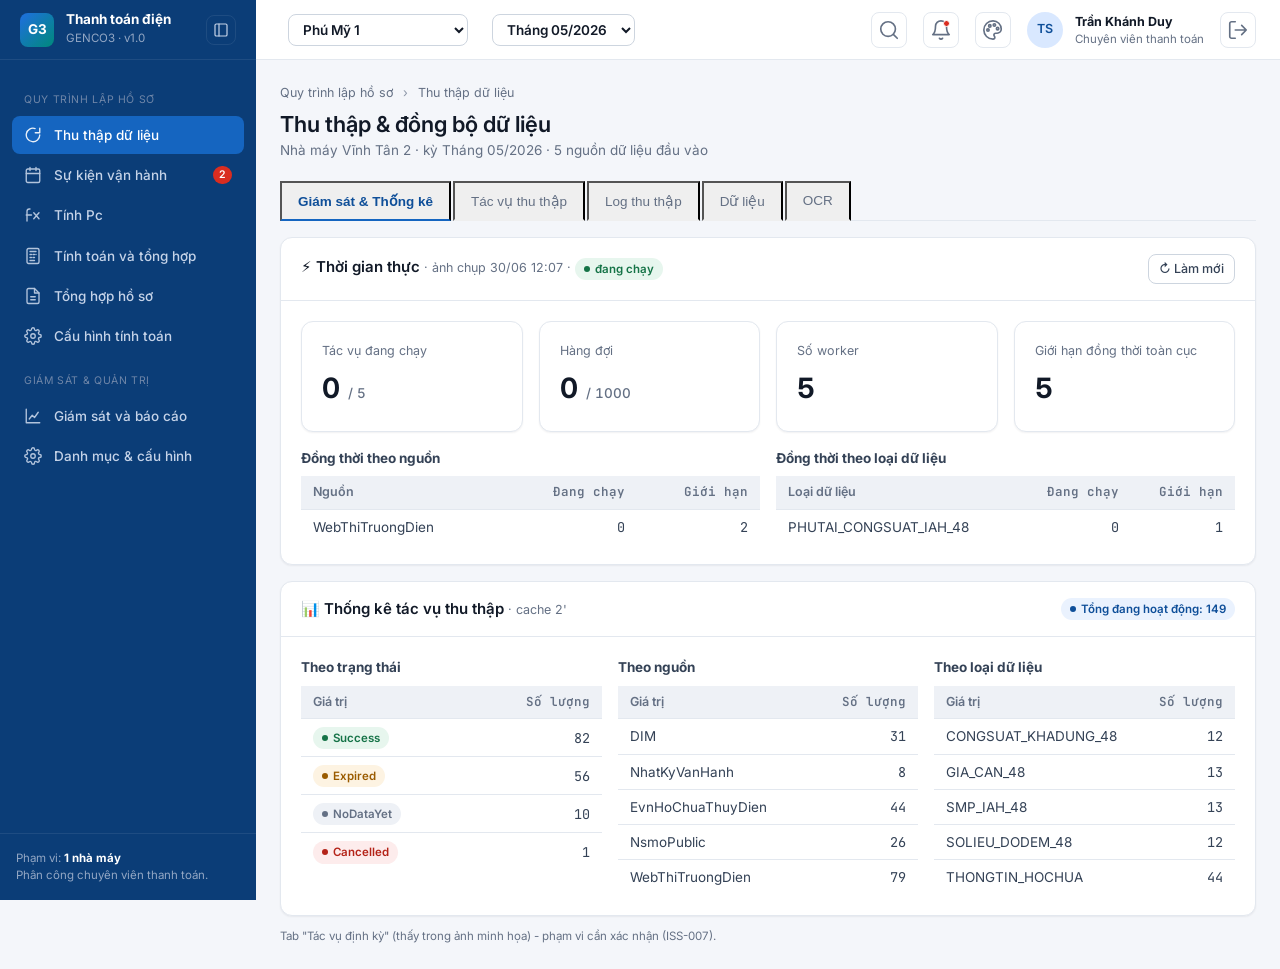
<file: thu-thap-du-lieu.html>
<!DOCTYPE html>
<html lang="vi">
<head>
<meta charset="UTF-8">
<meta name="viewport" content="width=device-width, initial-scale=1.0">
<title>Thu thập dữ liệu | Vĩnh Tân 2</title>
<link rel="preconnect" href="https://fonts.googleapis.com">
<link href="https://fonts.googleapis.com/css2?family=Inter:wght@400;500;600;700&family=IBM+Plex+Sans:wght@400;500;600;700&family=Space+Grotesk:wght@400;500;600;700&family=JetBrains+Mono:wght@400;500&display=swap" rel="stylesheet">
<link rel="stylesheet" href="assets/design-system.css">
<link rel="stylesheet" href="assets/themes.css">
<link rel="stylesheet" href="assets/app.css">
<script src="assets/theme-init.js"></script>
</head>
<body>
<div class="app"><div class="main">
<div class="content">

  <div class="page-head">
    <div class="page-head__titles">
      <div class="breadcrumb">Quy trình lập hồ sơ <span>›</span> Thu thập dữ liệu</div>
      <h1>Thu thập &amp; đồng bộ dữ liệu</h1>
      <div class="subtitle">Nhà máy Vĩnh Tân 2 · kỳ Tháng 05/2026 · 5 nguồn dữ liệu đầu vào</div>
    </div>
  </div>

  <!-- Điều hướng cấp 2 (SC-011 / Biên bản 03; đổi tên tab OCR theo Biên bản 04) -->
  <div class="tabs" style="margin-bottom:var(--sp-4)">
    <button class="tab is-active" onclick="App.tab(this,'tab-giamsat')">Giám sát &amp; Thống kê</button>
    <button class="tab" onclick="App.tab(this,'tab-tacvu')">Tác vụ thu thập</button>
    <button class="tab" onclick="App.tab(this,'tab-log')">Log thu thập</button>
    <button class="tab" onclick="App.tab(this,'tab-dulieu')">Dữ liệu</button>
    <button class="tab" onclick="App.tab(this,'tab-nguon')">OCR</button>
  </div>

  <!-- PANEL: Giám sát & Thống kê (FR-043) -->
  <div class="tabpanel is-active" id="tab-giamsat">
    <div class="card" style="margin-bottom:var(--sp-4)">
      <div class="card__head"><h3>⚡ Thời gian thực <span class="muted" style="font-weight:400">· ảnh chụp 30/06 12:07 · <span class="badge badge--success">đang chạy</span></span></h3>
        <button class="btn btn-secondary btn-sm" onclick="App.toast('Đã làm mới số liệu tức thời')">↻ Làm mới</button></div>
      <div class="card__body">
        <div class="grid grid-4" style="margin-bottom:var(--sp-4)">
          <div class="stat"><div class="stat__label">Tác vụ đang chạy</div><div class="stat__value">0 <small>/ 5</small></div></div>
          <div class="stat"><div class="stat__label">Hàng đợi</div><div class="stat__value">0 <small>/ 1000</small></div></div>
          <div class="stat"><div class="stat__label">Số worker</div><div class="stat__value">5</div></div>
          <div class="stat"><div class="stat__label">Giới hạn đồng thời toàn cục</div><div class="stat__value">5</div></div>
        </div>
        <div class="row">
          <div class="col"><b>Đồng thời theo nguồn</b>
            <div class="table-wrap" style="margin-top:8px"><table class="tbl tbl--compact">
              <thead><tr><th>Nguồn</th><th class="num">Đang chạy</th><th class="num">Giới hạn</th></tr></thead>
              <tbody><tr><td>WebThiTruongDien</td><td class="num">0</td><td class="num">2</td></tr></tbody>
            </table></div>
          </div>
          <div class="col"><b>Đồng thời theo loại dữ liệu</b>
            <div class="table-wrap" style="margin-top:8px"><table class="tbl tbl--compact">
              <thead><tr><th>Loại dữ liệu</th><th class="num">Đang chạy</th><th class="num">Giới hạn</th></tr></thead>
              <tbody><tr><td>PHUTAI_CONGSUAT_IAH_48</td><td class="num">0</td><td class="num">1</td></tr></tbody>
            </table></div>
          </div>
        </div>
      </div>
    </div>
    <div class="card">
      <div class="card__head"><h3>📊 Thống kê tác vụ thu thập <span class="muted" style="font-weight:400">· cache 2'</span></h3>
        <span class="badge badge--info">Tổng đang hoạt động: 149</span></div>
      <div class="card__body"><div class="grid grid-3">
        <div><b>Theo trạng thái</b><div class="table-wrap" style="margin-top:8px"><table class="tbl tbl--compact">
          <thead><tr><th>Giá trị</th><th class="num">Số lượng</th></tr></thead>
          <tbody>
            <tr><td><span class="badge badge--success">Success</span></td><td class="num">82</td></tr>
            <tr><td><span class="badge badge--warning">Expired</span></td><td class="num">56</td></tr>
            <tr><td><span class="badge badge--neutral">NoDataYet</span></td><td class="num">10</td></tr>
            <tr><td><span class="badge badge--danger">Cancelled</span></td><td class="num">1</td></tr>
          </tbody></table></div></div>
        <div><b>Theo nguồn</b><div class="table-wrap" style="margin-top:8px"><table class="tbl tbl--compact">
          <thead><tr><th>Giá trị</th><th class="num">Số lượng</th></tr></thead>
          <tbody>
            <tr><td>DIM</td><td class="num">31</td></tr>
            <tr><td>NhatKyVanHanh</td><td class="num">8</td></tr>
            <tr><td>EvnHoChuaThuyDien</td><td class="num">44</td></tr>
            <tr><td>NsmoPublic</td><td class="num">26</td></tr>
            <tr><td>WebThiTruongDien</td><td class="num">79</td></tr>
          </tbody></table></div></div>
        <div><b>Theo loại dữ liệu</b><div class="table-wrap" style="margin-top:8px"><table class="tbl tbl--compact">
          <thead><tr><th>Giá trị</th><th class="num">Số lượng</th></tr></thead>
          <tbody>
            <tr><td>CONGSUAT_KHADUNG_48</td><td class="num">12</td></tr>
            <tr><td>GIA_CAN_48</td><td class="num">13</td></tr>
            <tr><td>SMP_IAH_48</td><td class="num">13</td></tr>
            <tr><td>SOLIEU_DODEM_48</td><td class="num">12</td></tr>
            <tr><td>THONGTIN_HOCHUA</td><td class="num">44</td></tr>
          </tbody></table></div></div>
      </div></div>
    </div>
    <div class="hint" style="margin-top:var(--sp-3)">Tab "Tác vụ định kỳ" (thấy trong ảnh minh họa) - phạm vi cần xác nhận (ISS-007).</div>
  </div>

  <!-- PANEL: Tác vụ thu thập (FR-008/FR-010) -->
  <div class="tabpanel" id="tab-tacvu">
    <!-- Nút Cấu hình lịch + Thu thập ngay chuyển vào đây theo Biên bản 04 -->
    <div class="between" style="margin-bottom:var(--sp-4)">
      <b>Tác vụ thu thập</b>
      <div class="inline" style="gap:var(--sp-2)">
        <button class="btn btn-secondary" onclick="App.modal('m-schedule')">Cấu hình lịch</button>
        <button class="btn btn-primary" onclick="App.toast('Đã đẩy yêu cầu thu thập vào hàng đợi (Message Queue)','success')">↻ Thu thập ngay</button>
      </div>
    </div>
    <div class="card" style="margin-bottom:var(--sp-4)"><div class="card__body">
      <div class="grid grid-4">
        <div class="field" style="margin:0"><label class="label">Nguồn</label><select class="select"><option>(tất cả)</option><option>WebThiTruongDien</option><option>NsmoPublic</option></select></div>
        <div class="field" style="margin:0"><label class="label">Loại dữ liệu</label><select class="select"><option>(tất cả)</option><option>SMP_IAH_48</option><option>GIA_CAN_48</option></select></div>
        <div class="field" style="margin:0"><label class="label">Trạng thái</label><select class="select"><option>(tất cả)</option><option>Scheduled</option><option>Success</option><option>Expired</option></select></div>
        <div class="field" style="margin:0"><label class="label">Ngày mục tiêu</label><input type="date" class="input"></div>
      </div>
    </div></div>
    <div class="card"><div class="card__body card__body--flush"><div class="table-wrap">
      <table class="tbl tbl--compact">
        <thead><tr><th>#</th><th>Nguồn</th><th>Loại dữ liệu</th><th>Ngày mục</th><th class="num">Kỳ</th><th>Trạng thái</th><th>Loại</th><th>Thời hạn kế</th><th></th></tr></thead>
        <tbody>
          <tr><td>1</td><td>WebThiTruongDien</td><td>THONGTIN_HOCHUA</td><td>01/07</td><td class="num">1</td><td><span class="badge badge--success">Success</span></td><td>Định kỳ</td><td class="nowrap">02/07 02:00</td><td><a href="#" onclick="App.tab(document.querySelector('[onclick*=tab-log]'),'tab-log');return false">Log</a></td></tr>
          <tr><td>2</td><td>WebThiTruongDien</td><td>SMP_IAH_48</td><td>01/07</td><td class="num">48</td><td><span class="badge badge--warning">Expired</span></td><td>Định kỳ</td><td class="nowrap">02/07 02:00</td><td><a href="#" onclick="App.toast('Xem chi tiết tác vụ (prototype)');return false">Xem</a></td></tr>
          <tr><td>3</td><td>NsmoPublic</td><td>SANLUONG_HUYDONG_THEO_LH</td><td>01/07</td><td class="num">1</td><td><span class="badge badge--neutral">Scheduled</span></td><td>Tức thì</td><td class="nowrap">01/07 13:31</td><td><a href="#" onclick="App.toast('Xem chi tiết tác vụ (prototype)');return false">Xem</a></td></tr>
          <tr><td>4</td><td>WebThiTruongDien</td><td>CONGSUAT_KHADUNG_48</td><td>01/07</td><td class="num">48</td><td><span class="badge badge--danger">Cancelled</span></td><td>Định kỳ</td><td class="nowrap">-</td><td><a href="#" onclick="App.toast('Xem chi tiết tác vụ (prototype)');return false">Xem</a></td></tr>
        </tbody>
      </table>
    </div></div></div>
  </div>

  <!-- PANEL: Log thu thập (FR-010) -->
  <div class="tabpanel" id="tab-log">
    <div class="card" style="margin-bottom:var(--sp-4)"><div class="card__body">
      <div class="grid grid-4">
        <div class="field" style="margin:0"><label class="label">Mã tác vụ</label><input class="input" placeholder="vd 156"></div>
        <div class="field" style="margin:0"><label class="label">Nguồn</label><select class="select"><option>(tất cả)</option><option>WebThiTruongDien</option></select></div>
        <div class="field" style="margin:0"><label class="label">Trạng thái</label><select class="select"><option>(tất cả)</option><option>Success</option><option>NoDataYet</option></select></div>
        <div class="field" style="margin:0"><label class="label">Bắt đầu (từ)</label><input type="date" class="input"></div>
      </div>
    </div></div>
    <div class="card"><div class="card__body card__body--flush"><div class="table-wrap">
      <table class="tbl tbl--compact">
        <thead><tr><th>Id</th><th>Mã TV</th><th>Nguồn</th><th>Loại dữ liệu</th><th>Bắt đầu</th><th>Trạng thái</th><th class="num">HTTP</th><th class="num">Bản ghi</th><th class="num">ms</th><th class="num">Mã lỗi</th></tr></thead>
        <tbody>
          <tr><td>617</td><td>156</td><td>WebThiTruongDien</td><td>CONGSUAT_KHADUNG_48</td><td class="nowrap">01/07 15:46</td><td><span class="badge badge--neutral">NoDataYet</span></td><td class="num">200</td><td class="num">0</td><td class="num">819</td><td class="num">0</td></tr>
          <tr><td>615</td><td>153</td><td>WebThiTruongDien</td><td>SMP_SAU_VANHANH_48</td><td class="nowrap">01/07 15:46</td><td><span class="badge badge--neutral">NoDataYet</span></td><td class="num">200</td><td class="num">0</td><td class="num">1.626</td><td class="num">0</td></tr>
          <tr><td>612</td><td>157</td><td>WebThiTruongDien</td><td>SOLIEU_DODEM_48</td><td class="nowrap">01/07 13:31</td><td><span class="badge badge--success">Success</span></td><td class="num">200</td><td class="num">294</td><td class="num">3.756</td><td class="num">0</td></tr>
          <tr><td>611</td><td>160</td><td>EvnHoChuaThuyDien</td><td>THONGTIN_HOCHUA</td><td class="nowrap">01/07 13:31</td><td><span class="badge badge--success">Success</span></td><td class="num">200</td><td class="num">38</td><td class="num">855</td><td class="num">0</td></tr>
        </tbody>
      </table>
    </div></div></div>
  </div>

  <!-- PANEL: Dữ liệu (FR-044) -->
  <div class="tabpanel" id="tab-dulieu">
    <div class="pills" style="margin-bottom:var(--sp-3);flex-wrap:wrap">
      <span class="pill is-active" onclick="App.pill(this)">Phụ tải công suất</span>
      <span class="pill" onclick="App.pill(this)">SMP IAH</span>
      <span class="pill" onclick="App.pill(this)">SMP sau vận hành</span>
      <span class="pill" onclick="App.pill(this)">Số liệu đo đếm</span>
      <span class="pill" onclick="App.pill(this)">Công suất khả dụng</span>
      <span class="pill" onclick="App.pill(this)">Sản lượng hợp đồng</span>
      <span class="pill" onclick="App.pill(this)">Giá CAN</span>
    </div>
    <div class="card"><div class="card__head"><h3>Phụ tải công suất</h3>
      <button class="btn btn-secondary btn-sm" onclick="App.toast('Đang xuất dữ liệu (prototype)')">↓ Tải xuống</button></div>
      <div class="card__body">
        <div class="grid grid-4" style="margin-bottom:var(--sp-3)">
          <div class="field" style="margin:0"><label class="label">Ngày (từ)</label><input type="date" class="input"></div>
          <div class="field" style="margin:0"><label class="label">Ngày (đến)</label><input type="date" class="input"></div>
          <div class="field" style="margin:0"><label class="label">Chu kỳ (1–48)</label><input class="input" placeholder="vd 30 – 48"></div>
          <div class="field" style="margin:0"><label class="label">Miền</label><select class="select"><option>(tất cả)</option><option>Bắc</option><option>Trung</option><option>Nam</option></select></div>
        </div>
        <div class="table-wrap"><table class="tbl tbl--compact">
          <thead><tr><th>Ngày</th><th class="num">Chu kỳ</th><th>Miền</th><th class="num">Giá trị (MW)</th></tr></thead>
          <tbody>
            <tr><td>25/08/2021</td><td class="num">30</td><td>Miền Bắc</td><td class="num">12,3</td></tr>
            <tr><td>25/08/2021</td><td class="num">30</td><td>Miền Trung</td><td class="num">15,8</td></tr>
            <tr><td>25/08/2021</td><td class="num">30</td><td>Miền Nam</td><td class="num">55,9</td></tr>
            <tr><td>25/08/2021</td><td class="num">31</td><td>Miền Bắc</td><td class="num">12,3</td></tr>
          </tbody>
        </table></div>
        <div class="muted" style="font-size:var(--fs-xs);margin-top:var(--sp-2)">Mặc định dữ liệu thị trường 48 chu kỳ/ngày (BR-015).</div>
      </div>
    </div>
  </div>

  <!-- PANEL: OCR (SC-002; Biên bản 04: chỉ tập trung OCR, bỏ card nguồn DIM/NKVH/Web + lịch sử + hàng đợi) -->
  <div class="tabpanel" id="tab-nguon">
  <div class="hint" style="margin-bottom:var(--sp-4)">Tab tập trung vào bóc tách chứng từ bằng OCR. Trạng thái thu thập theo nguồn (DIM, Nhật ký vận hành, Web TTĐ...) xem tại tab <b>Giám sát &amp; Thống kê</b> và <b>Log thu thập</b>.</div>

  <!-- OCR -->
  <div class="card" id="ocr" style="margin-top:var(--sp-4)">
    <div class="card__head"><h3>Bóc tách chứng từ bằng OCR</h3>
      <button class="btn btn-secondary btn-sm" onclick="App.modal('m-upload')">↑ Tải chứng từ</button></div>
    <div class="card__body">
      <div class="alert alert--info" style="margin-bottom:var(--sp-4)"><span class="ico">ℹ</span>
        <div>Mẫu hỗ trợ: Biên bản giao nhận than · Chứng thư giám định chất lượng/khối lượng than · Hóa đơn nhập than, dầu · Văn bản điều chỉnh giá than, khí · Tờ khai thuế. Dữ liệu bóc tách cần chuyên viên xác nhận trước khi lưu.</div></div>
      <div class="table-wrap"><table class="tbl">
        <thead><tr><th>Chứng từ</th><th>Loại mẫu</th><th>Ngày</th><th class="num">Độ tin cậy</th><th>Trạng thái</th><th></th></tr></thead>
        <tbody>
          <tr><td><b>BBGN-than-2605.pdf</b></td><td>Biên bản giao nhận than</td><td>26/05</td><td class="num"><span class="badge badge--success badge--plain">98%</span></td><td><span class="badge badge--warning">Chờ xác nhận</span></td><td><button class="btn btn-primary btn-sm" onclick="App.modal('m-ocr')">Kiểm tra</button></td></tr>
          <tr><td><b>CT-chatluong-T05.pdf</b></td><td>Chứng thư chất lượng than</td><td>25/05</td><td class="num"><span class="badge badge--success badge--plain">95%</span></td><td><span class="badge badge--success">Đã lưu</span></td><td><button class="btn btn-ghost btn-sm" onclick="App.toast('Xem chi tiết (prototype)')">Xem</button></td></tr>
          <tr><td><b>HD-nhapthan-T05.pdf</b></td><td>Hóa đơn nhập than</td><td>24/05</td><td class="num"><span class="badge badge--warning badge--plain">72%</span></td><td><span class="badge badge--warning">Chờ xác nhận</span></td><td><button class="btn btn-primary btn-sm" onclick="App.modal('m-ocr')">Kiểm tra</button></td></tr>
        </tbody>
      </table></div>
    </div>
  </div>
  </div><!-- /tab-nguon -->

</div>
</div></div>

<!-- Modal: Cấu hình lịch -->
<div class="modal-overlay" id="m-schedule"><div class="modal">
  <div class="modal__head"><h3>Cấu hình lịch thu thập tự động</h3><button class="modal__close" onclick="App.closeModal('m-schedule')">×</button></div>
  <div class="modal__body">
    <div class="field"><label class="label">Nguồn dữ liệu</label>
      <select class="select"><option>Web Thị trường điện (NSMO)</option><option>DIM</option><option>NKVH</option></select></div>
    <div class="grid grid-2">
      <div class="field"><label class="label">Tần suất</label><select class="select"><option>Hàng ngày</option><option>Mỗi 6 giờ</option></select></div>
      <div class="field"><label class="label">Khung giờ</label><input class="input" value="02:00 – 02:30"></div>
    </div>
    <div class="inline"><label class="switch"><input type="checkbox" checked><span class="slider"></span></label><span>Chỉ chạy ngoài giờ hành chính</span></div>
    <div class="hint">Lịch cấu hình độc lập theo từng nhà máy.</div>
  </div>
  <div class="modal__foot"><button class="btn btn-secondary" onclick="App.closeModal('m-schedule')">Hủy</button>
    <button class="btn btn-primary" onclick="App.closeModal('m-schedule');App.toast('Đã lưu lịch thu thập','success')">Lưu lịch</button></div>
</div></div>

<!-- Modal: Upload -->
<div class="modal-overlay" id="m-upload"><div class="modal">
  <div class="modal__head"><h3>Tải chứng từ để bóc tách OCR</h3><button class="modal__close" onclick="App.closeModal('m-upload')">×</button></div>
  <div class="modal__body">
    <div class="field"><label class="label">Loại mẫu chứng từ</label>
      <select class="select"><option>Biên bản giao nhận than</option><option>Chứng thư giám định chất lượng than</option><option>Hóa đơn nhập than, dầu</option></select></div>
    <div class="imgbox" style="height:140px;cursor:pointer" onclick="App.toast('Chọn tệp (prototype)')">Kéo thả tệp PDF/ảnh vào đây hoặc bấm để chọn</div>
    <div class="hint">Giới hạn: PDF/JPG/PNG, tối đa 20MB. Tên tệp được mã hóa GUID khi lưu.</div>
  </div>
  <div class="modal__foot"><button class="btn btn-secondary" onclick="App.closeModal('m-upload')">Hủy</button>
    <button class="btn btn-primary" onclick="App.closeModal('m-upload');App.toast('Đã gửi chứng từ tới OCR Server','success')">Bóc tách</button></div>
</div></div>

<!-- Modal: Kiểm tra OCR -->
<div class="modal-overlay" id="m-ocr"><div class="modal modal--lg">
  <div class="modal__head"><h3>Kiểm tra &amp; xác nhận dữ liệu OCR — Biên bản giao nhận than</h3><button class="modal__close" onclick="App.closeModal('m-ocr')">×</button></div>
  <div class="modal__body">
    <div class="row">
      <div class="col"><div class="imgbox" style="height:280px">Ảnh chứng từ gốc<br>(BBGN-than-2605.pdf)</div></div>
      <div class="col">
        <div class="muted" style="font-size:var(--fs-sm);margin-bottom:var(--sp-3)">Dữ liệu bóc tách (có thể hiệu chỉnh trước khi lưu):</div>
        <div class="field"><label class="label">Số biên bản</label><input class="input" value="BBGN/VT2/2026-0517"></div>
        <div class="grid grid-2">
          <div class="field"><label class="label">Khối lượng (tấn)</label><input class="input num" value="12.480,250"></div>
          <div class="field"><label class="label">Ngày giao nhận</label><input class="input" value="26/05/2026"></div>
        </div>
        <div class="field"><label class="label">Nhiệt trị (kcal/kg)</label><input class="input num" value="5.120" style="border-color:var(--c-warning-600)"><div class="hint" style="color:var(--c-warning-700)">⚠ Độ tin cậy thấp — vui lòng đối chiếu bản gốc.</div></div>
      </div>
    </div>
  </div>
  <div class="modal__foot"><button class="btn btn-secondary" onclick="App.closeModal('m-ocr')">Đóng</button>
    <button class="btn btn-success" onclick="App.closeModal('m-ocr');App.toast('Đã xác nhận và lưu dữ liệu chứng từ','success')">Xác nhận &amp; lưu</button></div>
</div></div>

<script src="assets/app.js"></script>
<script>App.layout('collect');</script>
</body>
</html>
</file>
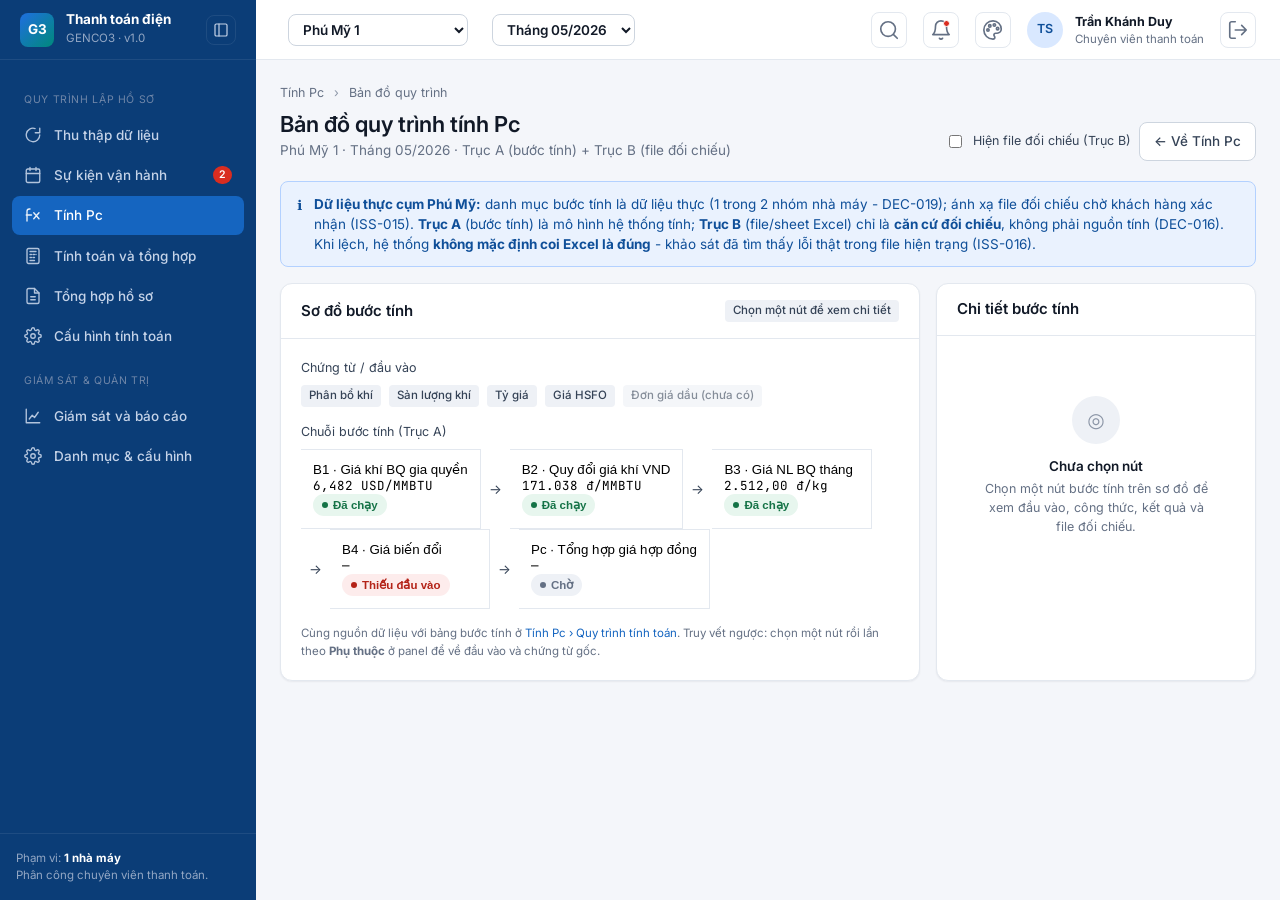
<file: tinh-pc-ban-do.html>
<!DOCTYPE html>
<html lang="vi">
<head>
<meta charset="UTF-8">
<meta name="viewport" content="width=device-width, initial-scale=1.0">
<title>Bản đồ quy trình tính Pc | Phú Mỹ 1</title>
<link rel="preconnect" href="https://fonts.googleapis.com">
<link href="https://fonts.googleapis.com/css2?family=Inter:wght@400;500;600;700&family=IBM+Plex+Sans:wght@400;500;600;700&family=Space+Grotesk:wght@400;500;600;700&family=JetBrains+Mono:wght@400;500&display=swap" rel="stylesheet">
<link rel="stylesheet" href="assets/design-system.css">
<link rel="stylesheet" href="assets/themes.css">
<link rel="stylesheet" href="assets/app.css">
<script src="assets/theme-init.js"></script>
</head>
<body>
<div class="app"><div class="main">
<div class="content">

  <div class="page-head">
    <div class="page-head__titles">
      <div class="breadcrumb"><a href="tinh-pc.html">Tính Pc</a> <span>›</span> Bản đồ quy trình</div>
      <h1>Bản đồ quy trình tính Pc</h1>
      <div class="subtitle">Phú Mỹ 1 · Tháng 05/2026 · Trục A (bước tính) + Trục B (file đối chiếu)</div>
    </div>
    <div class="page-head__actions">
      <label class="inline" style="gap:var(--sp-2); cursor:pointer; font-size:var(--fs-sm)">
        <input type="checkbox" id="toggle-trucb" onchange="toggleTrucB(this.checked)"> Hiện file đối chiếu (Trục B)</label>
      <a class="btn btn-secondary" href="tinh-pc.html">← Về Tính Pc</a>
    </div>
  </div>

  <div class="alert alert--info" style="margin-bottom:var(--sp-4)"><span class="ico">ℹ</span>
    <div><b>Dữ liệu thực cụm Phú Mỹ:</b> danh mục bước tính là dữ liệu thực (1 trong 2 nhóm nhà máy - DEC-019); ánh xạ file đối chiếu chờ khách hàng xác nhận (ISS-015). <b>Trục A</b> (bước tính) là mô hình hệ thống tính; <b>Trục B</b> (file/sheet Excel) chỉ là <b>căn cứ đối chiếu</b>, không phải nguồn tính (DEC-016). Khi lệch, hệ thống <b>không mặc định coi Excel là đúng</b> - khảo sát đã tìm thấy lỗi thật trong file hiện trạng (ISS-016).</div></div>

  <div class="row" style="align-items:stretch; gap:var(--sp-4)">

    <!-- ===== Canvas: DAG bước tính (Trục A) + lớp phủ file (Trục B) ===== -->
    <div class="col" style="flex:2">
      <div class="card" style="height:100%">
        <div class="card__head"><h3>Sơ đồ bước tính</h3><span class="tag">Chọn một nút để xem chi tiết</span></div>
        <div class="card__body" style="overflow-x:auto">

          <!-- Hàng đầu vào -->
          <div style="font-size:var(--fs-sm); color:var(--c-text-muted); margin-bottom:var(--sp-2)">Chứng từ / đầu vào</div>
          <div class="inline" style="gap:var(--sp-2); flex-wrap:wrap; margin-bottom:var(--sp-4)">
            <span class="tag">Phân bổ khí</span><span class="tag">Sản lượng khí</span><span class="tag">Tỷ giá</span><span class="tag">Giá HSFO</span><span class="tag" style="opacity:.6">Đơn giá dầu (chưa có)</span>
          </div>

          <!-- Chuỗi DAG các bước tính -->
          <div style="font-size:var(--fs-sm); color:var(--c-text-muted); margin-bottom:var(--sp-2)">Chuỗi bước tính (Trục A)</div>
          <div class="inline" id="dag" style="gap:0; flex-wrap:wrap; align-items:stretch">

            <button class="node" data-id="b1" onclick="selectNode('b1')" style="text-align:left; cursor:pointer; border:var(--bw) solid var(--c-border); border-left:3px solid var(--c-success); border-radius:var(--r-2); padding:var(--sp-3); background:var(--c-surface); min-width:160px">
              <div style="font-weight:var(--fw-600)">B1 · Giá khí BQ gia quyền</div>
              <div class="num" style="font-size:var(--fs-sm)">6,482 USD/MMBTU</div>
              <span class="badge badge--success">Đã chạy</span>
              <div class="trucb" style="display:none; margin-top:var(--sp-2); font-size:var(--fs-xs); color:var(--c-text-muted)">PhanBoKhi.xlsb › KD-PM1</div>
            </button>
            <span style="align-self:center; padding:0 var(--sp-2); color:var(--c-text-muted)">→</span>

            <button class="node" data-id="b2" onclick="selectNode('b2')" style="text-align:left; cursor:pointer; border:var(--bw) solid var(--c-border); border-left:3px solid var(--c-success); border-radius:var(--r-2); padding:var(--sp-3); background:var(--c-surface); min-width:160px">
              <div style="font-weight:var(--fw-600)">B2 · Quy đổi giá khí VND</div>
              <div class="num" style="font-size:var(--fs-sm)">171.038 đ/MMBTU</div>
              <span class="badge badge--success">Đã chạy</span>
              <div class="trucb" style="display:none; margin-top:var(--sp-2); font-size:var(--fs-xs); color:var(--c-text-muted)">Thang-05.xlsx › TyGia</div>
            </button>
            <span style="align-self:center; padding:0 var(--sp-2); color:var(--c-text-muted)">→</span>

            <button class="node" data-id="b3" onclick="selectNode('b3')" style="text-align:left; cursor:pointer; border:var(--bw) solid var(--c-border); border-left:3px solid var(--c-success); border-radius:var(--r-2); padding:var(--sp-3); background:var(--c-surface); min-width:160px">
              <div style="font-weight:var(--fw-600)">B3 · Giá NL BQ tháng</div>
              <div class="num" style="font-size:var(--fs-sm)">2.512,00 đ/kg</div>
              <span class="badge badge--success">Đã chạy</span>
              <div class="trucb" style="display:none; margin-top:var(--sp-2); font-size:var(--fs-xs); color:var(--c-text-muted)">Thang-05.xlsx › GiaNL</div>
            </button>
            <span style="align-self:center; padding:0 var(--sp-2); color:var(--c-text-muted)">→</span>

            <button class="node" data-id="b4" onclick="selectNode('b4')" style="text-align:left; cursor:pointer; border:var(--bw) solid var(--c-border); border-left:3px solid var(--c-danger); border-radius:var(--r-2); padding:var(--sp-3); background:var(--c-surface); min-width:160px">
              <div style="font-weight:var(--fw-600)">B4 · Giá biến đổi</div>
              <div class="num" style="font-size:var(--fs-sm)">—</div>
              <span class="badge badge--danger">Thiếu đầu vào</span>
              <div class="trucb" style="display:none; margin-top:var(--sp-2); font-size:var(--fs-xs); color:var(--c-text-muted)">CPKĐ › M34</div>
            </button>
            <span style="align-self:center; padding:0 var(--sp-2); color:var(--c-text-muted)">→</span>

            <button class="node" data-id="b5" onclick="selectNode('b5')" style="text-align:left; cursor:pointer; border:var(--bw) solid var(--c-border); border-left:3px solid var(--c-text-muted); border-radius:var(--r-2); padding:var(--sp-3); background:var(--c-surface); min-width:160px">
              <div style="font-weight:var(--fw-600)">Pc · Tổng hợp giá hợp đồng</div>
              <div class="num" style="font-size:var(--fs-sm)">—</div>
              <span class="badge badge--neutral">Chờ</span>
              <div class="trucb" style="display:none; margin-top:var(--sp-2); font-size:var(--fs-xs); color:var(--c-text-muted)">Pc-tong-hop.xlsx</div>
            </button>

          </div>

          <div class="hint" style="margin-top:var(--sp-4)">Cùng nguồn dữ liệu với bảng bước tính ở <a href="tinh-pc.html">Tính Pc › Quy trình tính toán</a>. Truy vết ngược: chọn một nút rồi lần theo <b>Phụ thuộc</b> ở panel để về đầu vào và chứng từ gốc.</div>
        </div>
      </div>
    </div>

    <!-- ===== Panel chi tiết nút ===== -->
    <div class="col" style="flex:1; min-width:300px">
      <div class="card" style="height:100%">
        <div class="card__head"><h3>Chi tiết bước tính</h3></div>
        <div class="card__body" id="panel-empty">
          <div class="empty"><div class="empty__icon">◎</div>
            <div class="empty__title">Chưa chọn nút</div>
            <div class="empty__desc">Chọn một nút bước tính trên sơ đồ để xem đầu vào, công thức, kết quả và file đối chiếu.</div></div>
        </div>
        <div class="card__body" id="panel-detail" style="display:none">
          <h3 id="d-name" style="margin-bottom:var(--sp-3)"></h3>
          <dl class="kv" style="grid-template-columns:130px 1fr">
            <dt>Trạng thái</dt><dd id="d-status"></dd>
            <dt>Đầu vào cần</dt><dd id="d-input"></dd>
            <dt>Phụ thuộc</dt><dd id="d-dep"></dd>
            <dt>Công thức (hiệu lực)</dt><dd id="d-formula"></dd>
            <dt>Kết quả</dt><dd id="d-result" class="num"></dd>
            <dt>File/sheet đối chiếu</dt><dd id="d-file"></dd>
            <dt>Đối chiếu vs Excel</dt><dd id="d-recon"></dd>
          </dl>
          <div class="divider"></div>
          <div class="inline" style="gap:var(--sp-2); flex-wrap:wrap">
            <a class="btn btn-secondary btn-sm" href="tinh-pc.html">Xem đầu vào</a>
            <a class="btn btn-secondary btn-sm" href="tinh-pc-audit.html">Mở file đối chiếu (audit)</a>
          </div>
          <div id="d-lech" style="display:none; margin-top:var(--sp-3)">
            <div class="field"><label class="label">Nguyên nhân + kết luận khi lệch</label>
              <textarea class="textarea" rows="2" placeholder="Ghi nhận nguyên nhân lệch và kết luận của chuyên viên (không mặc định coi Excel đúng - ISS-016)"></textarea></div>
          </div>
        </div>
      </div>
    </div>

  </div>

</div>
</div></div>

<script src="assets/app.js"></script>
<script>
App.layout('pc');
var NODES = {
  b1: {name:'B1 · Giá khí bình quân gia quyền', status:'<span class="badge badge--success">Đã chạy</span>', input:'Hệ số phân bổ khí, sản lượng khí', dep:'— (đầu vào gốc)', formula:'<code>Pk = Σ(hệ_số × giá_nguồn)</code> v2 · 01/2024→', result:'6,482 USD/MMBTU', file:'PhanBoKhi.xlsb › KD-PM1 (chuyển đổi từ .xlsb)', recon:'<span class="badge badge--warning">Lệch trong ngưỡng</span>', lech:true},
  b2: {name:'B2 · Quy đổi giá khí sang VND', status:'<span class="badge badge--success">Đã chạy</span>', input:'Kết quả B1, tỷ giá', dep:'B1', formula:'<code>Pk_vnd = Pk × TG</code> v1 · 01/2024→', result:'171.038 đ/MMBTU', file:'Thang-05.xlsx › TyGia', recon:'<span class="badge badge--success">Khớp</span>', lech:false},
  b3: {name:'B3 · Giá nhiên liệu bình quân tháng', status:'<span class="badge badge--success">Đã chạy</span>', input:'Kết quả B2, giá dầu HSFO', dep:'B2', formula:'<code>Pnl = f(Pk_vnd, HSFO)</code> v3 · 01/2024→', result:'2.512,00 đ/kg', file:'Thang-05.xlsx › GiaNL', recon:'<span class="badge badge--success">Khớp</span>', lech:false},
  b4: {name:'B4 · Giá biến đổi', status:'<span class="badge badge--danger">Thiếu đầu vào</span>', input:'Kết quả B3, <b>đơn giá dầu xuất kho (chưa có)</b>', dep:'B3', formula:'<code>Pbd = f(Pnl, đơn_giá_dầu)</code> v2 · 01/2024→', result:'—', file:'CPKĐ › M34 <span class="muted">(khảo sát: ô này thừa hệ số x1000 - ISS-016)</span>', recon:'<span class="badge badge--neutral">Chưa đối chiếu</span>', lech:false},
  b5: {name:'Pc · Tổng hợp giá hợp đồng Pc', status:'<span class="badge badge--neutral">Chờ</span>', input:'Giá cố định (tham số HĐ), kết quả B4', dep:'B4', formula:'<code>Pc = FC + FOMC + VCk</code> v2 · 01/2024→', result:'— (một giá trị/tháng - DEC-018)', file:'Pc-tong-hop.xlsx', recon:'<span class="badge badge--neutral">Chưa đối chiếu</span>', lech:false}
};
function selectNode(id){
  var n = NODES[id]; if(!n) return;
  document.getElementById('panel-empty').style.display = 'none';
  document.getElementById('panel-detail').style.display = '';
  document.getElementById('d-name').textContent = n.name;
  document.getElementById('d-status').innerHTML = n.status;
  document.getElementById('d-input').innerHTML = n.input;
  document.getElementById('d-dep').innerHTML = n.dep;
  document.getElementById('d-formula').innerHTML = n.formula;
  document.getElementById('d-result').textContent = n.result;
  document.getElementById('d-file').innerHTML = n.file;
  document.getElementById('d-recon').innerHTML = n.recon;
  document.getElementById('d-lech').style.display = n.lech ? '' : 'none';
  document.querySelectorAll('#dag .node').forEach(function(el){
    el.style.outline = el.getAttribute('data-id') === id ? '2px solid var(--c-primary)' : 'none';
  });
}
function toggleTrucB(on){
  document.querySelectorAll('#dag .trucb').forEach(function(el){ el.style.display = on ? '' : 'none'; });
}
</script>
</body>
</html>
</file>
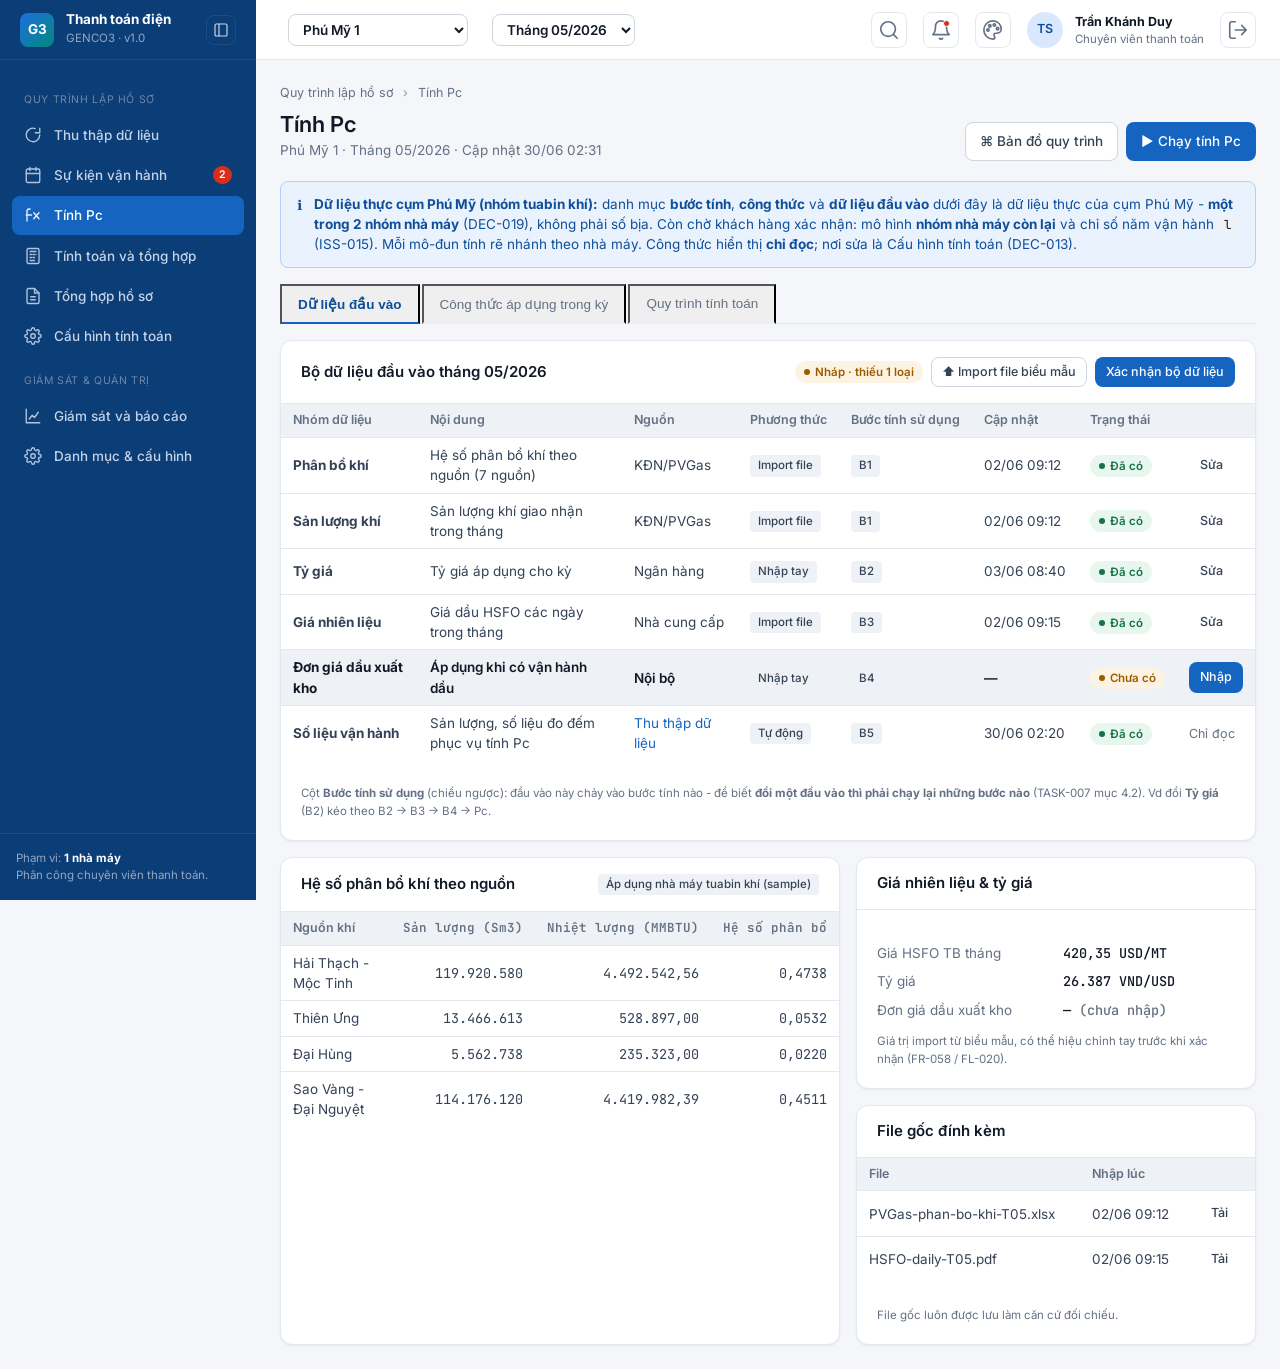
<file: tinh-pc.html>
<!DOCTYPE html>
<html lang="vi">
<head>
<meta charset="UTF-8">
<meta name="viewport" content="width=device-width, initial-scale=1.0">
<title>Tính Pc | Phú Mỹ 1</title>
<link rel="preconnect" href="https://fonts.googleapis.com">
<link href="https://fonts.googleapis.com/css2?family=Inter:wght@400;500;600;700&family=IBM+Plex+Sans:wght@400;500;600;700&family=Space+Grotesk:wght@400;500;600;700&family=JetBrains+Mono:wght@400;500&display=swap" rel="stylesheet">
<link rel="stylesheet" href="assets/design-system.css">
<link rel="stylesheet" href="assets/themes.css">
<link rel="stylesheet" href="assets/app.css">
<script src="assets/theme-init.js"></script>
</head>
<body>
<div class="app"><div class="main">
<div class="content">

  <div class="page-head">
    <div class="page-head__titles">
      <div class="breadcrumb">Quy trình lập hồ sơ <span>›</span> Tính Pc</div>
      <h1>Tính Pc</h1>
      <div class="subtitle">Phú Mỹ 1 · Tháng 05/2026 · Cập nhật 30/06 02:31</div>
    </div>
    <div class="page-head__actions">
      <a class="btn btn-secondary" href="tinh-pc-ban-do.html" title="Bản đồ toàn cảnh quy trình tính Pc (SC-020)">⌘ Bản đồ quy trình</a>
      <button class="btn btn-primary" onclick="App.toast('Đang chạy chuỗi bước tính Pc theo thứ tự phụ thuộc...','success')">▶ Chạy tính Pc</button>
    </div>
  </div>

  <!-- Phạm vi sample (ISS-015) -->
  <div class="alert alert--info" style="margin-bottom:var(--sp-4)"><span class="ico">ℹ</span>
    <div><b>Dữ liệu thực cụm Phú Mỹ (nhóm tuabin khí):</b> danh mục <b>bước tính</b>, <b>công thức</b> và <b>dữ liệu đầu vào</b> dưới đây là dữ liệu thực của cụm Phú Mỹ - <b>một trong 2 nhóm nhà máy</b> (DEC-019), không phải số bịa. Còn chờ khách hàng xác nhận: mô hình <b>nhóm nhà máy còn lại</b> và chỉ số năm vận hành <code>l</code> (ISS-015). Mỗi mô-đun tính rẽ nhánh theo nhà máy. Công thức hiển thị <b>chỉ đọc</b>; nơi sửa là Cấu hình tính toán (DEC-013).</div></div>

  <!-- Điều hướng cấp 2 (SC-019 / DEC-013 / DEC-017) -->
  <div class="tabs" style="margin-bottom:var(--sp-4)">
    <button class="tab is-active" onclick="App.tab(this,'tab-dauvao')">Dữ liệu đầu vào</button>
    <button class="tab" onclick="App.tab(this,'tab-congthuc')">Công thức áp dụng trong kỳ</button>
    <button class="tab" onclick="App.tab(this,'tab-quytrinh')">Quy trình tính toán</button>
  </div>

  <!-- ================= PANEL: Dữ liệu đầu vào (FR-058 / FL-020) ================= -->
  <div class="tabpanel is-active" id="tab-dauvao">

    <div class="card" style="margin-bottom:var(--sp-4)">
      <div class="card__head"><h3>Bộ dữ liệu đầu vào tháng 05/2026</h3>
        <div class="inline" style="gap:var(--sp-2)">
          <span class="badge badge--warning">Nháp · thiếu 1 loại</span>
          <button class="btn btn-secondary btn-sm" onclick="App.toast('Đã bóc tách file biểu mẫu - kiểm tra bản xem trước','success')">⬆ Import file biểu mẫu</button>
          <button class="btn btn-primary btn-sm" onclick="App.toast('Đã xác nhận bộ dữ liệu đầu vào của kỳ','success')">Xác nhận bộ dữ liệu</button>
        </div></div>
      <div class="card__body card__body--flush"><div class="table-wrap">
        <table class="tbl tbl--compact">
          <thead><tr><th>Nhóm dữ liệu</th><th>Nội dung</th><th>Nguồn</th><th>Phương thức</th><th>Bước tính sử dụng</th><th>Cập nhật</th><th>Trạng thái</th><th></th></tr></thead>
          <tbody>
            <tr><td><b>Phân bổ khí</b></td><td>Hệ số phân bổ khí theo nguồn (7 nguồn)</td><td>KĐN/PVGas</td><td><span class="tag">Import file</span></td><td><span class="tag">B1</span></td><td class="nowrap">02/06 09:12</td><td><span class="badge badge--success">Đã có</span></td><td><button class="btn btn-ghost btn-sm" onclick="App.toast('Mở bảng hiệu chỉnh tay (prototype)')">Sửa</button></td></tr>
            <tr><td><b>Sản lượng khí</b></td><td>Sản lượng khí giao nhận trong tháng</td><td>KĐN/PVGas</td><td><span class="tag">Import file</span></td><td><span class="tag">B1</span></td><td class="nowrap">02/06 09:12</td><td><span class="badge badge--success">Đã có</span></td><td><button class="btn btn-ghost btn-sm" onclick="App.toast('Mở bảng hiệu chỉnh tay (prototype)')">Sửa</button></td></tr>
            <tr><td><b>Tỷ giá</b></td><td>Tỷ giá áp dụng cho kỳ</td><td>Ngân hàng</td><td><span class="tag">Nhập tay</span></td><td><span class="tag">B2</span></td><td class="nowrap">03/06 08:40</td><td><span class="badge badge--success">Đã có</span></td><td><button class="btn btn-ghost btn-sm" onclick="App.toast('Mở ô nhập tay (prototype)')">Sửa</button></td></tr>
            <tr><td><b>Giá nhiên liệu</b></td><td>Giá dầu HSFO các ngày trong tháng</td><td>Nhà cung cấp</td><td><span class="tag">Import file</span></td><td><span class="tag">B3</span></td><td class="nowrap">02/06 09:15</td><td><span class="badge badge--success">Đã có</span></td><td><button class="btn btn-ghost btn-sm" onclick="App.toast('Mở bảng hiệu chỉnh tay (prototype)')">Sửa</button></td></tr>
            <tr class="row-strong"><td><b>Đơn giá dầu xuất kho</b></td><td>Áp dụng khi có vận hành dầu</td><td>Nội bộ</td><td><span class="tag">Nhập tay</span></td><td><span class="tag">B4</span></td><td class="nowrap">—</td><td><span class="badge badge--warning">Chưa có</span></td><td><button class="btn btn-primary btn-sm" onclick="App.toast('Mở ô nhập tay (prototype)')">Nhập</button></td></tr>
            <tr><td><b>Số liệu vận hành</b></td><td>Sản lượng, số liệu đo đếm phục vụ tính Pc</td><td><a href="thu-thap-du-lieu.html">Thu thập dữ liệu</a></td><td><span class="tag">Tự động</span></td><td><span class="tag">B5</span></td><td class="nowrap">30/06 02:20</td><td><span class="badge badge--success">Đã có</span></td><td><span class="muted" style="font-size:var(--fs-sm)">Chỉ đọc</span></td></tr>
          </tbody>
        </table>
      </div></div>
      <div class="card__body"><div class="hint">Cột <b>Bước tính sử dụng</b> (chiều ngược): đầu vào này chảy vào bước tính nào - để biết <b>đổi một đầu vào thì phải chạy lại những bước nào</b> (TASK-007 mục 4.2). Vd đổi <b>Tỷ giá</b> (B2) kéo theo B2 → B3 → B4 → Pc.</div></div>
    </div>

    <div class="row" style="align-items:stretch">
      <div class="col" style="flex:1.4">
        <div class="card" style="height:100%">
          <div class="card__head"><h3>Hệ số phân bổ khí theo nguồn</h3><span class="tag">Áp dụng nhà máy tuabin khí (sample)</span></div>
          <div class="card__body card__body--flush"><div class="table-wrap">
            <table class="tbl tbl--compact">
              <thead><tr><th>Nguồn khí</th><th class="num">Sản lượng (Sm3)</th><th class="num">Nhiệt lượng (MMBTU)</th><th class="num">Hệ số phân bổ</th></tr></thead>
              <tbody>
                <tr><td>Hải Thạch - Mộc Tinh</td><td class="num">119.920.580</td><td class="num">4.492.542,56</td><td class="num">0,4738</td></tr>
                <tr><td>Thiên Ưng</td><td class="num">13.466.613</td><td class="num">528.897,00</td><td class="num">0,0532</td></tr>
                <tr><td>Đại Hùng</td><td class="num">5.562.738</td><td class="num">235.323,00</td><td class="num">0,0220</td></tr>
                <tr><td>Sao Vàng - Đại Nguyệt</td><td class="num">114.176.120</td><td class="num">4.419.982,39</td><td class="num">0,4511</td></tr>
              </tbody>
            </table>
          </div></div>
        </div>
      </div>
      <div class="col">
        <div class="card" style="margin-bottom:var(--sp-4)">
          <div class="card__head"><h3>Giá nhiên liệu &amp; tỷ giá</h3></div>
          <div class="card__body">
            <dl class="kv" style="grid-template-columns:170px 1fr">
              <dt>Giá HSFO TB tháng</dt><dd class="num">420,35 USD/MT</dd>
              <dt>Tỷ giá</dt><dd class="num">26.387 VND/USD</dd>
              <dt>Đơn giá dầu xuất kho</dt><dd class="num">— <span class="muted">(chưa nhập)</span></dd>
            </dl>
            <div class="hint">Giá trị import từ biểu mẫu, có thể hiệu chỉnh tay trước khi xác nhận (FR-058 / FL-020).</div>
          </div>
        </div>
        <div class="card">
          <div class="card__head"><h3>File gốc đính kèm</h3></div>
          <div class="card__body card__body--flush"><div class="table-wrap">
            <table class="tbl tbl--compact">
              <thead><tr><th>File</th><th>Nhập lúc</th><th></th></tr></thead>
              <tbody>
                <tr><td>PVGas-phan-bo-khi-T05.xlsx</td><td class="nowrap">02/06 09:12</td><td><button class="btn btn-ghost btn-sm">Tải</button></td></tr>
                <tr><td>HSFO-daily-T05.pdf</td><td class="nowrap">02/06 09:15</td><td><button class="btn btn-ghost btn-sm">Tải</button></td></tr>
              </tbody>
            </table>
          </div></div>
          <div class="card__body"><div class="hint">File gốc luôn được lưu làm căn cứ đối chiếu.</div></div>
        </div>
      </div>
    </div>
  </div>

  <!-- ================= PANEL: Công thức áp dụng trong kỳ (FR-061 / DEC-017) ================= -->
  <div class="tabpanel" id="tab-congthuc">

    <div class="alert alert--success" style="margin-bottom:var(--sp-4)"><span class="ico">✓</span>
      <div>Kỳ <b>Tháng 05/2026</b> xác định được <b>đúng một bộ công thức hợp lệ</b> (hiệu lực bao trùm tháng) - đủ điều kiện tính. Nếu tháng <b>không có bản hiệu lực</b> hoặc <b>nhiều bản chồng lấn</b> thì hệ thống <b>chặn tính</b> (BR-017).</div></div>

    <div class="card">
      <div class="card__head"><h3>Công thức &amp; tham số có hiệu lực tại kỳ</h3>
        <label class="inline" style="gap:var(--sp-2); cursor:pointer; font-size:var(--fs-sm)">
          <input type="checkbox" onchange="var on=this.checked;document.querySelectorAll('#tab-congthuc .row-inactive').forEach(function(r){r.style.display=on?'':'none'});">
          Hiện cả bản ngoài hiệu lực</label></div>
      <div class="card__body card__body--flush"><div class="table-wrap">
        <table class="tbl tbl--compact">
          <thead><tr><th>Công thức / bước tính</th><th>Biểu thức</th><th>Phiên bản</th><th>Hiệu lực</th><th>Căn cứ hợp đồng</th><th>Phạm vi nhà máy</th><th></th></tr></thead>
          <tbody>
            <tr><td><b>Giá hợp đồng Pc</b></td><td><code>Pc = FC + FOMC + VC0×(PF,j/PF,0) + VCk</code></td><td><span class="tag">v2</span></td><td class="nowrap">01/2024 → nay</td><td>SĐBS 27 · PPA 07/2012</td><td><span class="tag">Tuabin khí</span></td><td><a class="btn btn-ghost btn-sm" href="cau-hinh-tinh-toan.html">Mở</a></td></tr>
            <tr><td>Giá khí bình quân gia quyền</td><td><code>Pk = Σ(hệ_số × giá_nguồn)</code></td><td><span class="tag">v2</span></td><td class="nowrap">01/2024 → nay</td><td>SĐBS 27</td><td><span class="tag">Tuabin khí</span></td><td><a class="btn btn-ghost btn-sm" href="cau-hinh-tinh-toan.html">Mở</a></td></tr>
            <tr><td>Giá biến đổi</td><td><code>Pbd = f(Pnl, đơn_giá_dầu)</code></td><td><span class="tag">v2</span></td><td class="nowrap">01/2024 → nay</td><td>SĐBS 27</td><td><span class="tag">Tuabin khí</span></td><td><a class="btn btn-ghost btn-sm" href="cau-hinh-tinh-toan.html">Mở</a></td></tr>
            <tr class="row-inactive" style="display:none; opacity:.55"><td>Giá hợp đồng Pc <span class="badge badge--neutral">Đã hết hiệu lực</span></td><td><code>Pc = FC + FOMC + VC0×(PF,j/PF,0)</code></td><td><span class="tag">v1</span></td><td class="nowrap">01/2014 → 12/2023</td><td>SĐBS 08/17</td><td><span class="tag">Tuabin khí</span></td><td><a class="btn btn-ghost btn-sm" href="cau-hinh-tinh-toan.html">Mở</a></td></tr>
          </tbody>
        </table>
      </div></div>
      <div class="card__body">
        <dl class="kv" style="grid-template-columns:180px 1fr">
          <dt>Năm cơ sở</dt><dd>2024 (theo SĐBS 27)</dd>
          <dt>Hệ số trượt giá</dt><dd class="num">(1 + 2,5%)^(t-1)</dd>
          <dt>Suy giảm suất hao</dt><dd class="num">(1 + (l-1) × 0,24%)</dd>
          <dt>Quy tắc làm tròn</dt><dd>Pc 3 chữ số thập phân (BR-011); giá trị tiền VND đến hàng đơn vị</dd>
        </dl>
        <div class="hint">Mặc định chỉ hiện bản <b>có hiệu lực tại tháng đang chọn</b> (không phải bản mới nhất - DEC-017). Bộ tham số của nhà máy khác (vd mô hình PM1/PM4 khác PM2.1) hiện thành bộ riêng kèm căn cứ hợp đồng. <span class="muted">Chỉ số năm vận hành <code>l</code> đang chờ khách hàng làm rõ (ISS-015).</span></div>
      </div>
    </div>
  </div>

  <!-- ================= PANEL: Quy trình tính toán (FR-059, FR-045 / FL-023) ================= -->
  <div class="tabpanel" id="tab-quytrinh">

    <div class="card" style="margin-bottom:var(--sp-4)">
      <div class="card__head"><h3>Chuỗi bước tính Pc</h3>
        <div class="inline" style="gap:var(--sp-3)">
          <span class="badge badge--info">Dừng ở bước 4 · thiếu đầu vào</span>
          <a class="btn btn-secondary btn-sm" href="tinh-pc-ban-do.html">⌘ Xem dạng bản đồ</a></div></div>
      <div class="card__body card__body--flush"><div class="table-wrap">
        <table class="tbl tbl--compact">
          <thead><tr><th>#</th><th>Bước tính</th><th>Đầu vào sử dụng</th><th>Phụ thuộc</th><th>Công thức áp dụng (hiệu lực)</th><th class="num">Kết quả</th><th>Trạng thái</th><th></th></tr></thead>
          <tbody>
            <tr><td class="num">1</td><td><b>Giá khí bình quân gia quyền</b></td><td>Hệ số phân bổ khí, sản lượng khí</td><td class="muted">—</td><td><code>Pk = Σ(hệ_số × giá_nguồn)</code> <span class="tag">v2 · 01/2024→</span></td><td class="num">6,482 USD/MMBTU</td><td><span class="badge badge--success">Đã chạy</span></td><td><a class="btn btn-ghost btn-sm" href="tinh-pc-audit.html">Giải trình</a></td></tr>
            <tr><td class="num">2</td><td><b>Quy đổi giá khí sang VND</b></td><td>Kết quả bước 1, tỷ giá</td><td><span class="tag">B1</span></td><td><code>Pk_vnd = Pk × TG</code> <span class="tag">v1 · 01/2024→</span></td><td class="num">171.038 đ/MMBTU</td><td><span class="badge badge--success">Đã chạy</span></td><td><a class="btn btn-ghost btn-sm" href="tinh-pc-audit.html">Giải trình</a></td></tr>
            <tr><td class="num">3</td><td><b>Giá nhiên liệu bình quân tháng</b></td><td>Kết quả bước 2, giá dầu HSFO</td><td><span class="tag">B2</span></td><td><code>Pnl = f(Pk_vnd, HSFO)</code> <span class="tag">v3 · 01/2024→</span></td><td class="num">2.512,00 đ/kg</td><td><span class="badge badge--success">Đã chạy</span></td><td><a class="btn btn-ghost btn-sm" href="tinh-pc-audit.html">Giải trình</a></td></tr>
            <tr class="row-strong"><td class="num">4</td><td><b>Giá biến đổi</b></td><td>Kết quả bước 3, <b>đơn giá dầu xuất kho</b></td><td><span class="tag">B3</span></td><td><code>Pbd = f(Pnl, đơn_giá_dầu)</code> <span class="tag">v2 · 01/2024→</span></td><td class="num">—</td><td><span class="badge badge--danger">Thiếu đầu vào</span></td><td><button class="btn btn-ghost btn-sm" disabled>Giải trình</button></td></tr>
            <tr><td class="num">5</td><td>Tổng hợp giá hợp đồng Pc</td><td>Giá cố định (tham số HĐ), kết quả bước 4</td><td><span class="tag">B4</span></td><td><code>Pc = FC + FOMC + VCk</code> <span class="tag">v2 · 01/2024→</span></td><td class="num">—</td><td><span class="badge badge--neutral">Chờ</span></td><td><button class="btn btn-ghost btn-sm" disabled>Giải trình</button></td></tr>
          </tbody>
        </table>
      </div></div>
      <div class="card__body">
        <div class="hint">Cột <b>Công thức áp dụng</b> là <b>chỉ đọc</b>, kèm phiên bản + hiệu lực (mô hình Write/View - DEC-013).
          <a href="cau-hinh-tinh-toan.html">Mở trong Cấu hình tính toán →</a></div>
      </div>
    </div>

    <div class="card">
      <div class="card__head"><h3>Kết quả Pc của tháng 05/2026</h3>
        <div class="inline" style="gap:var(--sp-3)">
          <a class="btn btn-secondary btn-sm" href="tinh-pc-ban-do.html">⌘ Bản đồ quy trình</a>
          <a class="btn btn-primary btn-sm" href="tinh-pc-audit.html" title="Bảng tính giải trình audit (SC-016)">Xem chi tiết (audit)</a></div></div>
      <div class="card__body">
        <div class="alert alert--info" style="margin-bottom:var(--sp-3)"><span class="ico">ℹ</span>
          <div>Pc là <b>một giá trị duy nhất cho mỗi tháng</b> (không chia theo ngày/chu kỳ - DEC-018), áp cho toàn bộ chu kỳ trong tháng khi tính toán thanh toán. Bấm <b>Xem chi tiết (audit)</b> để mở <b>bảng tính giải trình kèm audit trong cell</b>: chọn một ô để xem đầu vào nào, tính từng bước ra sao, áp công thức/phiên bản nào (FR-046 / SC-016).</div></div>
        <dl class="kv" style="grid-template-columns:180px 1fr">
          <dt>Giá Pc của tháng</dt><dd class="num">1.452,318 đ/kWh <span class="muted">(tạm tính, chưa đủ bước - làm tròn 3 chữ số)</span></dd>
          <dt>Trạng thái</dt><dd><span class="badge badge--warning">Chưa xác nhận</span></dd>
          <dt>Công thức áp dụng</dt><dd>Pc v2 · hiệu lực 01/2024 → nay · SĐBS 27 <a href="#" onclick="App.tab(document.querySelectorAll('.tab')[1],'tab-congthuc');window.scrollTo(0,0);return false">(xem tab Công thức →)</a></dd>
          <dt>Bàn giao</dt><dd>Tính toán và tổng hợp <a href="tinh-toan.html">(mở →)</a></dd>
        </dl>
        <button class="btn btn-primary btn-sm" style="margin-top:var(--sp-3)" disabled title="Chuỗi bước tính chưa hoàn tất">Xác nhận kết quả Pc</button>
      </div>
    </div>
  </div>

</div>
</div></div>

<script src="assets/app.js"></script>
<script>App.layout('pc');</script>
</body>
</html>
</file>
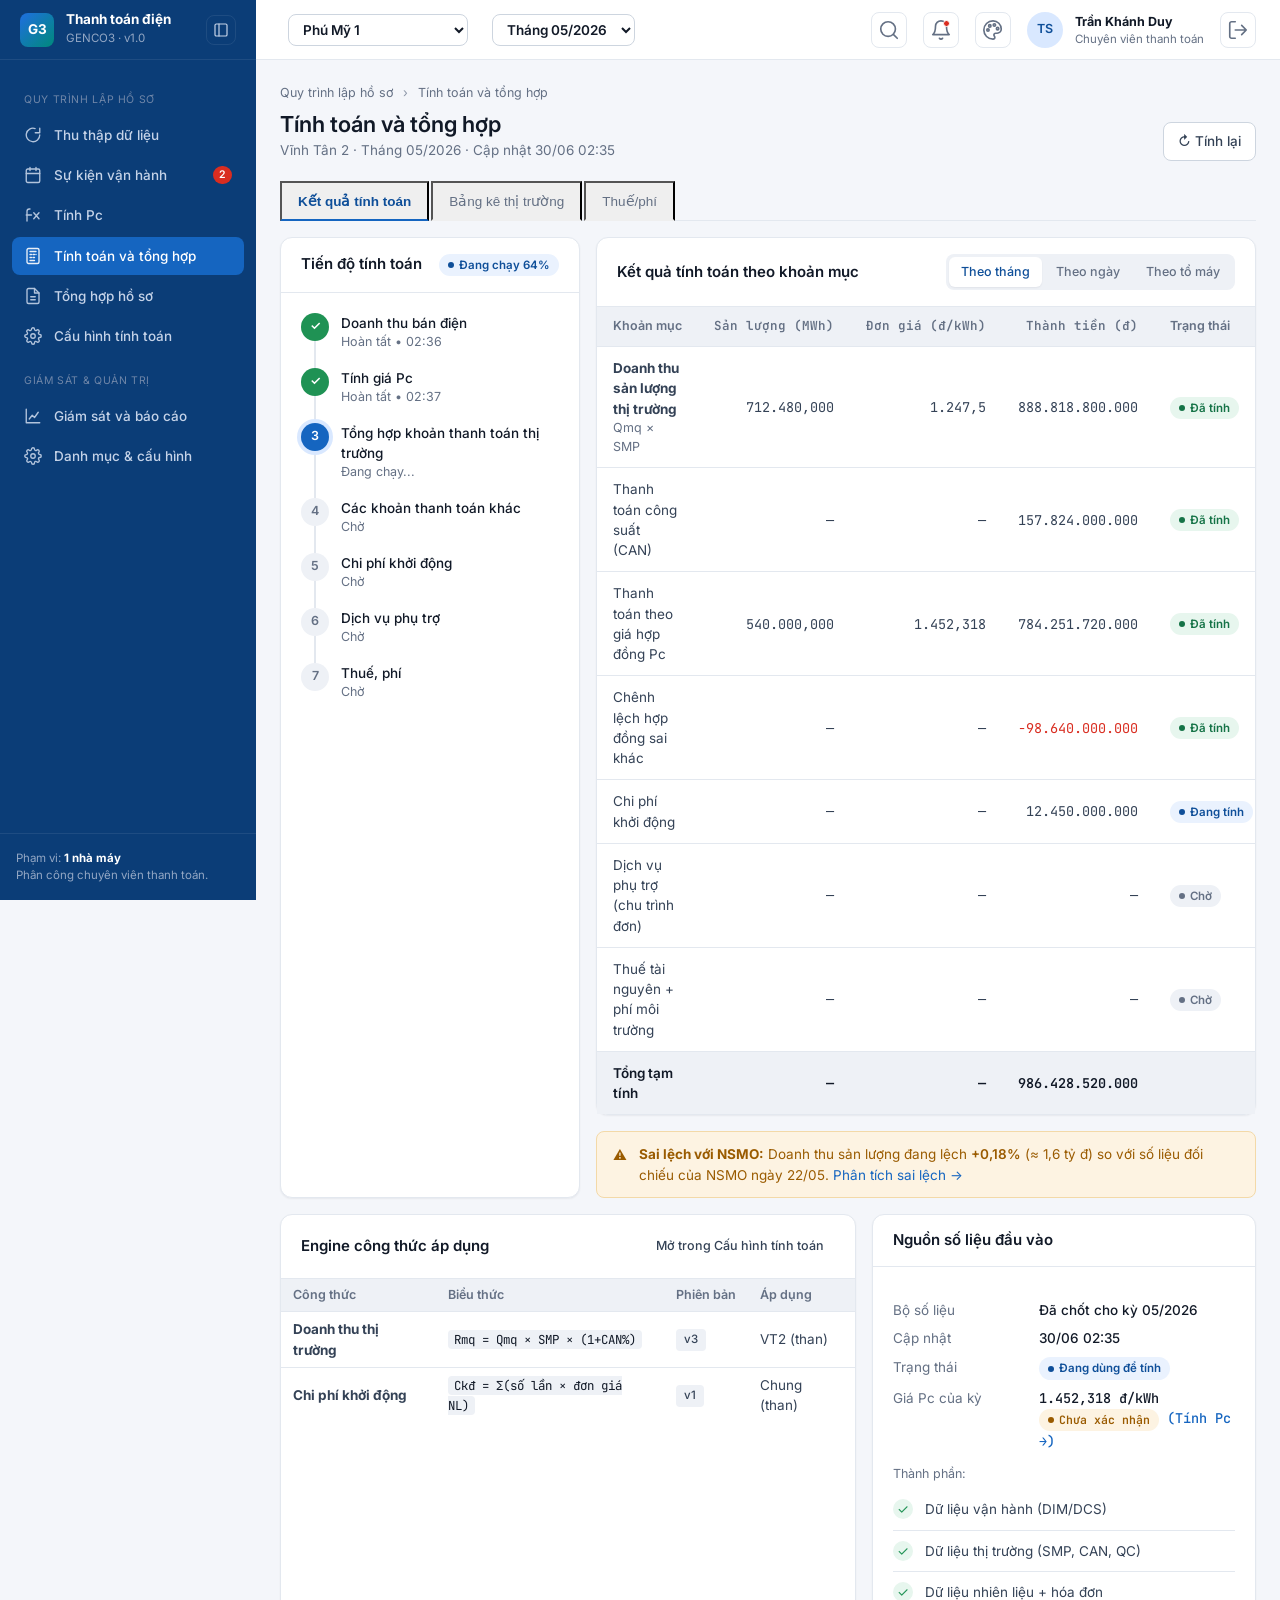
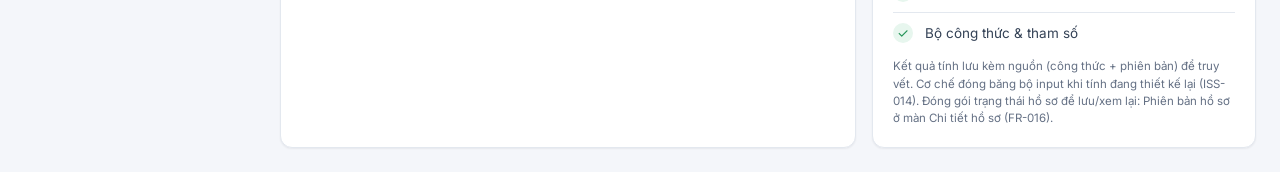
<file: tinh-toan.html>
<!DOCTYPE html>
<html lang="vi">
<head>
<meta charset="UTF-8">
<meta name="viewport" content="width=device-width, initial-scale=1.0">
<title>Tính toán và tổng hợp | Vĩnh Tân 2</title>
<link rel="preconnect" href="https://fonts.googleapis.com">
<link href="https://fonts.googleapis.com/css2?family=Inter:wght@400;500;600;700&family=IBM+Plex+Sans:wght@400;500;600;700&family=Space+Grotesk:wght@400;500;600;700&family=JetBrains+Mono:wght@400;500&display=swap" rel="stylesheet">
<link rel="stylesheet" href="assets/design-system.css">
<link rel="stylesheet" href="assets/themes.css">
<link rel="stylesheet" href="assets/app.css">
<script src="assets/theme-init.js"></script>
</head>
<body>
<div class="app"><div class="main">
<div class="content">

  <div class="page-head">
    <div class="page-head__titles">
      <div class="breadcrumb">Quy trình lập hồ sơ <span>›</span> Tính toán và tổng hợp</div>
      <h1>Tính toán và tổng hợp</h1>
      <div class="subtitle">Vĩnh Tân 2 · Tháng 05/2026 · Cập nhật 30/06 02:35</div>
    </div>
    <div class="page-head__actions">
      <button class="btn btn-secondary" onclick="App.toast('Đã chạy lại toàn bộ tính toán','success')">↻ Tính lại</button>
    </div>
  </div>

  <!-- Điều hướng cấp 2 (SC-004 / TASK-005, DEC-008; tab Pc + nhiên liệu chuyển sang tinh-pc.html theo DEC-013) -->
  <div class="tabs" style="margin-bottom:var(--sp-4)">
    <button class="tab is-active" onclick="App.tab(this,'tab-ketqua')">Kết quả tính toán</button>
    <button class="tab" onclick="App.tab(this,'tab-bangke')">Bảng kê thị trường</button>
    <button class="tab" onclick="App.tab(this,'tab-thuephi')">Thuế/phí</button>
  </div>

  <div class="tabpanel is-active" id="tab-ketqua">
  <div class="row" style="align-items:stretch">
    <!-- Tiến độ -->
    <div class="col">
      <div class="card" style="height:100%">
        <div class="card__head"><h3>Tiến độ tính toán</h3><span class="badge badge--info">Đang chạy 64%</span></div>
        <div class="card__body">
          <ul class="steps">
            <li class="done"><span class="dot">✓</span><div><div class="step__title">Doanh thu bán điện</div><div class="step__meta">Hoàn tất • 02:36</div></div></li>
            <li class="done"><span class="dot">✓</span><div><div class="step__title">Tính giá Pc</div><div class="step__meta">Hoàn tất • 02:37</div></div></li>
            <li class="active"><span class="dot">3</span><div><div class="step__title">Tổng hợp khoản thanh toán thị trường</div><div class="step__meta">Đang chạy...</div></div></li>
            <li><span class="dot">4</span><div><div class="step__title">Các khoản thanh toán khác</div><div class="step__meta">Chờ</div></div></li>
            <li><span class="dot">5</span><div><div class="step__title">Chi phí khởi động</div><div class="step__meta">Chờ</div></div></li>
            <li><span class="dot">6</span><div><div class="step__title">Dịch vụ phụ trợ</div><div class="step__meta">Chờ</div></div></li>
            <li><span class="dot">7</span><div><div class="step__title">Thuế, phí</div><div class="step__meta">Chờ</div></div></li>
          </ul>
        </div>
      </div>
    </div>

    <!-- Kết quả -->
    <div class="col" style="flex:2.2">
      <div class="card" style="margin-bottom:var(--sp-4)">
        <div class="card__head"><h3>Kết quả tính toán theo khoản mục</h3>
          <div class="pills"><span class="pill is-active" onclick="App.pill(this)">Theo tháng</span><span class="pill" onclick="App.pill(this)">Theo ngày</span><span class="pill" onclick="App.pill(this)">Theo tổ máy</span></div></div>
        <div class="card__body card__body--flush"><div class="table-wrap">
          <table class="tbl">
            <thead><tr><th>Khoản mục</th><th class="num">Sản lượng (MWh)</th><th class="num">Đơn giá (đ/kWh)</th><th class="num">Thành tiền (đ)</th><th>Trạng thái</th></tr></thead>
            <tbody>
              <tr><td><b>Doanh thu sản lượng thị trường</b><div class="muted" style="font-size:var(--fs-sm)">Qmq × SMP</div></td><td class="num">712.480,000</td><td class="num">1.247,5</td><td class="num">888.818.800.000</td><td><span class="badge badge--success">Đã tính</span></td></tr>
              <tr><td>Thanh toán công suất (CAN)</td><td class="num">—</td><td class="num">—</td><td class="num">157.824.000.000</td><td><span class="badge badge--success">Đã tính</span></td></tr>
              <tr><td>Thanh toán theo giá hợp đồng Pc</td><td class="num">540.000,000</td><td class="num">1.452,318</td><td class="num">784.251.720.000</td><td><span class="badge badge--success">Đã tính</span></td></tr>
              <tr><td>Chênh lệch hợp đồng sai khác</td><td class="num">—</td><td class="num">—</td><td class="num" style="color:var(--c-danger-600)">−98.640.000.000</td><td><span class="badge badge--success">Đã tính</span></td></tr>
              <tr><td>Chi phí khởi động</td><td class="num">—</td><td class="num">—</td><td class="num">12.450.000.000</td><td><span class="badge badge--info">Đang tính</span></td></tr>
              <tr><td>Dịch vụ phụ trợ (chu trình đơn)</td><td class="num">—</td><td class="num">—</td><td class="num">—</td><td><span class="badge badge--neutral">Chờ</span></td></tr>
              <tr><td>Thuế tài nguyên + phí môi trường</td><td class="num">—</td><td class="num">—</td><td class="num">—</td><td><span class="badge badge--neutral">Chờ</span></td></tr>
              <tr class="row-strong"><td>Tổng tạm tính</td><td class="num">—</td><td class="num">—</td><td class="num">986.428.520.000</td><td></td></tr>
            </tbody>
          </table>
        </div></div>
      </div>

      <div class="alert alert--warning"><span class="ico">⚠</span>
        <div><b>Sai lệch với NSMO:</b> Doanh thu sản lượng đang lệch <b class="diff-up">+0,18%</b> (≈ 1,6 tỷ đ) so với số liệu đối chiếu của NSMO ngày 22/05.
          <a href="#" onclick="App.toast('Mở phân tích chênh lệch với NSMO (prototype)');return false">Phân tích sai lệch →</a></div></div>
    </div>
  </div>

  <!-- Engine công thức + snapshot -->
  <div class="row" style="margin-top:var(--sp-4); align-items:stretch">
    <div class="col" style="flex:1.5">
      <div class="card" style="height:100%">
        <div class="card__head"><h3>Engine công thức áp dụng</h3>
          <a href="cau-hinh-tinh-toan.html" class="btn btn-ghost btn-sm" title="Chỉ đọc tại đây - sửa ở Cấu hình tính toán (DEC-013)">Mở trong Cấu hình tính toán</a></div>
        <div class="card__body card__body--flush"><div class="table-wrap">
          <table class="tbl tbl--compact">
            <thead><tr><th>Công thức</th><th>Biểu thức</th><th>Phiên bản</th><th>Áp dụng</th></tr></thead>
            <tbody>
              <tr><td><b>Doanh thu thị trường</b></td><td><code>Rmq = Qmq × SMP × (1+CAN%)</code></td><td><span class="tag">v3</span></td><td>VT2 (than)</td></tr>
              <tr><td><b>Chi phí khởi động</b></td><td><code>Ckđ = Σ(số lần × đơn giá NL)</code></td><td><span class="tag">v1</span></td><td>Chung (than)</td></tr>
            </tbody>
          </table>
        </div></div>
      </div>
    </div>
    <div class="col">
      <div class="card" style="height:100%">
        <div class="card__head"><h3>Nguồn số liệu đầu vào</h3></div>
        <div class="card__body">
          <dl class="kv" style="grid-template-columns:130px 1fr">
            <dt>Bộ số liệu</dt><dd>Đã chốt cho kỳ 05/2026</dd>
            <dt>Cập nhật</dt><dd>30/06 02:35</dd>
            <dt>Trạng thái</dt><dd><span class="badge badge--info">Đang dùng để tính</span></dd>
            <dt>Giá Pc của kỳ</dt><dd class="num">1.452,318 đ/kWh <span class="badge badge--warning">Chưa xác nhận</span> <a href="tinh-pc.html">(Tính Pc →)</a></dd>
          </dl>
          <div class="muted" style="font-size:var(--fs-sm);margin:var(--sp-2) 0 6px">Thành phần:</div>
          <ul class="list-check">
            <li><span class="check-ico ok">✓</span>Dữ liệu vận hành (DIM/DCS)</li>
            <li><span class="check-ico ok">✓</span>Dữ liệu thị trường (SMP, CAN, QC)</li>
            <li><span class="check-ico ok">✓</span>Dữ liệu nhiên liệu + hóa đơn</li>
            <li><span class="check-ico ok">✓</span>Bộ công thức &amp; tham số</li>
          </ul>
          <div class="hint">Kết quả tính lưu kèm nguồn (công thức + phiên bản) để truy vết. Cơ chế đóng băng bộ input khi tính đang thiết kế lại (ISS-014). Đóng gói trạng thái hồ sơ để lưu/xem lại: Phiên bản hồ sơ ở màn Chi tiết hồ sơ (FR-016).</div>
        </div>
      </div>
    </div>
  </div>
  </div><!-- /tab-ketqua -->

  <!-- PANEL: Bảng kê thị trường (FR-057 / FL-019) -->
  <div class="tabpanel" id="tab-bangke">
    <div class="grid grid-4" style="margin-bottom:var(--sp-4)">
      <div class="stat"><div class="stat__label">Bảng kê ngày đã tính</div><div class="stat__value">30/31</div></div>
      <div class="stat"><div class="stat__label">Khớp NSMO</div><div class="stat__value" style="color:var(--c-success-600)">27</div></div>
      <div class="stat"><div class="stat__label">Cảnh báo lệch NSMO</div><div class="stat__value" style="color:var(--c-warning-600)">2</div></div>
      <div class="stat"><div class="stat__label">Chờ số liệu</div><div class="stat__value" style="color:var(--c-warning-600)">1</div></div>
    </div>
    <div class="card" style="margin-bottom:var(--sp-4)">
      <div class="card__head"><h3>Cách tính bảng kê thị trường</h3>
        <a href="cau-hinh-tinh-toan.html" class="btn btn-ghost btn-sm">Cấu hình tính toán →</a></div>
      <div class="card__body card__body--flush"><div class="table-wrap">
        <table class="tbl tbl--compact">
          <thead><tr><th>Khoản bảng kê</th><th>Công thức áp dụng</th><th>Phiên bản</th><th>Nguồn tham số</th></tr></thead>
          <tbody>
            <tr><td><b>Thanh toán điện năng thị trường</b></td><td><code>Σ(Qmq_i × SMP_i) theo chu kỳ</code></td><td><span class="tag">v3</span></td><td>DIM, Web TTĐ (SMP)</td></tr>
            <tr><td><b>Thanh toán công suất thị trường</b></td><td><code>Qc × CAN</code></td><td><span class="tag">v3</span></td><td>Web TTĐ (CAN, Qc)</td></tr>
            <tr><td><b>Sản lượng điều chỉnh tần số</b></td><td><code>f(sự kiện AGC, sản lượng)</code></td><td><span class="tag">v1</span></td><td>Sự kiện, DIM</td></tr>
          </tbody>
        </table>
      </div></div>
    </div>
    <div class="card" style="margin-bottom:var(--sp-4)">
      <div class="card__head"><h3>Bảng kê ngày hệ thống tính toán — Tháng 05/2026</h3>
        <div class="inline" style="gap:var(--sp-2)">
          <span class="badge badge--info">Tính toán bảng kê (FR-057)</span>
          <button class="btn btn-secondary btn-sm" onclick="App.toast('Đã tính lại bảng kê thị trường','success')">↻ Tính lại bảng kê</button>
        </div></div>
      <div class="card__body card__body--flush"><div class="table-wrap">
        <table class="tbl">
          <thead><tr><th>Ngày</th><th>Trạng thái tính toán</th><th class="num">Giá trị hệ thống (đ)</th><th>Đối chiếu NSMO</th><th class="num">Chênh %</th><th></th></tr></thead>
          <tbody>
            <tr><td class="nowrap">20/05/2026</td><td><span class="badge badge--success">Đã tính</span></td><td class="num">1.046.642.800.000</td><td><span class="badge badge--success">Khớp</span></td><td class="num">0,00</td><td><button class="btn btn-ghost btn-sm" onclick="App.modal('m-bangke-detail')">Chi tiết</button></td></tr>
            <tr><td class="nowrap">21/05/2026</td><td><span class="badge badge--success">Đã tính</span></td><td class="num">1.051.320.400.000</td><td><span class="badge badge--success">Khớp</span></td><td class="num">0,00</td><td><button class="btn btn-ghost btn-sm" onclick="App.modal('m-bangke-detail')">Chi tiết</button></td></tr>
            <tr><td class="nowrap">22/05/2026</td><td><span class="badge badge--success">Đã tính</span></td><td class="num">1.046.642.800.000</td><td><span class="badge badge--warning">Lệch +0,18%</span></td><td class="num diff-up">0,18</td><td><button class="btn btn-primary btn-sm" onclick="App.modal('m-bangke-detail')">Chi tiết</button></td></tr>
            <tr><td class="nowrap">31/05/2026</td><td><span class="badge badge--neutral">Chờ số liệu</span></td><td class="num">—</td><td><span class="muted">—</span></td><td class="num">—</td><td></td></tr>
          </tbody>
        </table>
      </div></div>
    </div>
    <div class="card">
      <div class="card__head"><h3>Bảng kê tháng 05/2026</h3><span class="badge badge--neutral">Chờ đủ bảng kê ngày</span></div>
      <div class="card__body">
        <div class="hint">Khi mọi bảng kê ngày trong tháng đã tính toán, hệ thống tính bảng kê tháng theo cùng cơ chế; kết quả làm đầu vào cho tổng hợp các khoản thanh toán thị trường (FL-019 bước 5). Đối chiếu với số liệu NSMO chỉ ở mức cảnh báo sai lệch.</div>
      </div>
    </div>
  </div>

  <!-- PANEL: Thuế/phí (FR-060 / FL-006 precondition) - tach tu FR-058 theo DEC-013 -->
  <div class="tabpanel" id="tab-thuephi">
    <div class="card" style="margin-bottom:var(--sp-4)">
      <div class="card__head"><h3>Thuế/phí đã nộp - tháng 05/2026</h3>
        <div class="inline" style="gap:var(--sp-2)">
          <span class="badge badge--warning">Nháp</span>
          <button class="btn btn-secondary btn-sm" onclick="App.toast('Đã bóc tách file biểu mẫu kế toán - kiểm tra bản xem trước','success')">⬆ Import file biểu mẫu</button>
          <button class="btn btn-primary btn-sm" onclick="App.toast('Đã xác nhận số liệu thuế/phí tháng','success')">Xác nhận bộ số liệu</button>
        </div></div>
      <div class="card__body">
        <div class="hint" style="margin-bottom:var(--sp-3)">Import biểu mẫu từ kế toán kết hợp nhập tay bổ sung/hiệu chỉnh; file gốc luôn được lưu đính kèm làm căn cứ (FR-060). Dữ liệu nhiên liệu/tỷ giá phục vụ tính Pc nay ở <a href="tinh-pc.html">màn Tính Pc</a> (DEC-013).</div>
        <div class="row" style="align-items:stretch">
          <div class="col">
            <div class="table-wrap"><table class="tbl tbl--compact">
              <thead><tr><th>Khoản</th><th class="num">Số tiền (đ)</th><th></th></tr></thead>
              <tbody>
                <tr><td>Thuế tài nguyên nước</td><td class="num">1.240.000.000</td><td><button class="btn btn-ghost btn-sm" onclick="App.toast('Mở ô nhập tay (prototype)')">Sửa</button></td></tr>
                <tr><td>Phí cấp quyền khai thác TN nước</td><td class="num">310.000.000</td><td><button class="btn btn-ghost btn-sm" onclick="App.toast('Mở ô nhập tay (prototype)')">Sửa</button></td></tr>
                <tr><td>Phí BVMT nước thải công nghiệp</td><td class="num">86.000.000</td><td><button class="btn btn-ghost btn-sm" onclick="App.toast('Mở ô nhập tay (prototype)')">Sửa</button></td></tr>
                <tr class="row-strong"><td>Tổng</td><td class="num">1.636.000.000</td><td></td></tr>
              </tbody>
            </table></div>
          </div>
          <div class="col" style="flex:.8">
            <div class="table-wrap"><table class="tbl tbl--compact">
              <thead><tr><th>File gốc đính kèm</th><th>Nhập lúc</th><th></th></tr></thead>
              <tbody>
                <tr><td>Thue-phi-da-nop-T05.xlsx</td><td class="nowrap">03/06 14:20</td><td><button class="btn btn-ghost btn-sm">Tải</button></td></tr>
              </tbody>
            </table></div>
          </div>
        </div>
      </div>
    </div>
  </div>

</div>
</div></div>

<!-- Modal: chi tiết bảng kê thị trường - kết quả tính toán (FR-057 / FL-019 bước 3-4) -->
<div class="modal-overlay" id="m-bangke-detail"><div class="modal modal--lg">
  <div class="modal__head"><h3>Chi tiết bảng kê thị trường ngày 22/05/2026 — kết quả tính toán</h3><button class="modal__close" onclick="App.closeModal('m-bangke-detail')">×</button></div>
  <div class="modal__body">
    <div class="alert alert--warning" style="margin-bottom:var(--sp-4)"><span class="ico">⚠</span>
      <div><b>Cảnh báo lệch NSMO:</b> khoản thanh toán điện năng thị trường của hệ thống lệch <b class="diff-up">+1.618.800.000 đ (0,18%)</b> so với số NSMO đối chiếu. Nguyên nhân nghi vấn: bù DIM ngày 22/05 chưa vào lần tính hiện tại.</div></div>
    <b>1 · Kết quả tính toán từng khoản (đối chiếu NSMO)</b>
    <div class="table-wrap" style="margin:8px 0 var(--sp-4)"><table class="tbl tbl--compact">
      <thead><tr><th>Khoản thanh toán</th><th class="num">Số hệ thống tính (đ)</th><th class="num">Số NSMO đối chiếu (đ)</th><th class="num">Chênh lệch</th></tr></thead>
      <tbody>
        <tr><td>Thanh toán điện năng thị trường</td><td class="num">888.818.800.000</td><td class="num">890.437.600.000</td><td class="num diff-up">+1.618.800.000</td></tr>
        <tr><td>Thanh toán công suất thị trường</td><td class="num">157.824.000.000</td><td class="num">157.824.000.000</td><td class="num diff-zero">0</td></tr>
        <tr><td>Thanh toán sản lượng điều chỉnh tần số</td><td class="num">0</td><td class="num">0</td><td class="num diff-zero">0</td></tr>
        <tr class="row-strong"><td>Tổng cộng</td><td class="num">1.046.642.800.000</td><td class="num">1.048.261.600.000</td><td class="num diff-up">+1.618.800.000</td></tr>
      </tbody>
    </table></div>

    <b>2 · Giải trình tính "Thanh toán điện năng thị trường"</b>
    <ul class="steps" style="margin:8px 0 var(--sp-4)">
      <li class="done"><span class="dot">1</span><div><div class="step__title">Đầu vào: sản lượng Qmq theo chu kỳ (DIM) × giá SMP theo chu kỳ (Web TTĐ)</div>
        <div class="step__meta"><code>48 chu kỳ · Qmq tổng 712.480 MWh · SMP TB 1.247,5 đ/kWh</code></div></div></li>
      <li class="done"><span class="dot">2</span><div><div class="step__title">Công thức áp dụng <span class="tag">v3</span></div>
        <div class="step__meta"><code>Σ(Qmq_i × SMP_i) theo 48 chu kỳ</code></div></div></li>
      <li class="done"><span class="dot">3</span><div><div class="step__title">Kết quả hệ thống tính</div>
        <div class="step__meta"><code>= 888.818.800.000 đ</code> · NSMO công bố 890.437.600.000 đ ⇒ lệch +1.618.800.000 (0,18%)</div></div></li>
    </ul>
    <div class="alert alert--info"><span class="ico">ℹ</span><div>Nguyên nhân nghi vấn chênh lệch: bù DIM ngày 22/05 chưa vào lần tính hiện tại. Bấm <b>Tính lại bảng kê</b> sau khi bổ sung dữ liệu.</div></div>
    <div class="hint" style="margin-top:var(--sp-3)">Bảng kê do hệ thống tính toán trực tiếp; đối chiếu với NSMO chỉ ở mức cảnh báo. Cấu hình công thức/phiên bản áp dụng tại <a href="cau-hinh-tinh-toan.html">Cấu hình tính toán</a> (PH-008).</div>
  </div>
  <div class="modal__foot"><button class="btn btn-secondary" onclick="App.closeModal('m-bangke-detail')">Đóng</button>
    <button class="btn btn-primary" onclick="App.closeModal('m-bangke-detail');App.toast('Đã tính lại bảng kê ngày 22/05','success')">Tính lại bảng kê</button></div>
</div></div>

<script src="assets/app.js"></script>
<script>App.layout('calc');</script>
</body>
</html>
</file>
<file: assets/design-system.css>
/* ==========================================================================
   GENCO3 — Hệ thống Lập hồ sơ thanh toán tiền điện
   DESIGN SYSTEM (admin) — đơn giản, sạch, phục vụ prototype
   --------------------------------------------------------------------------
   File này gồm 2 phần:
     1) DESIGN TOKENS  — biến CSS (màu, typography, spacing, radius, shadow)
     2) COMPONENTS     — base, app shell, và các thành phần UI dùng lại
   Dùng chung cho cả styleguide (design/) lẫn prototype (prototype/).
   ========================================================================== */

/* ============================ 1. DESIGN TOKENS =========================== */
:root {
  /* --- Màu thương hiệu (xanh năng lượng, hợp ngành điện) --- */
  --c-primary-50:  #eef5ff;
  --c-primary-100: #d9e8ff;
  --c-primary-200: #b3d1ff;
  --c-primary-300: #80b2ff;
  --c-primary-500: #1f6fe0;
  --c-primary-600: #1565c0;   /* màu chính */
  --c-primary-700: #0f4f99;
  --c-primary-800: #0b3d77;

  /* --- Màu nhấn phụ (teal) --- */
  --c-accent-500:  #00897b;
  --c-accent-600:  #00796b;

  /* --- Trung tính --- */
  --c-white:   #ffffff;
  --c-bg:      #f4f6fa;   /* nền trang */
  --c-surface: #ffffff;   /* nền card */
  --c-border:  #e3e8ef;
  --c-border-strong: #cdd5df;
  --c-ink-900: #111927;   /* tiêu đề */
  --c-ink-700: #344256;   /* văn bản chính */
  --c-ink-500: #647084;   /* phụ */
  --c-ink-400: #8b95a6;   /* mờ */

  /* --- Màu ngữ nghĩa (status) --- */
  --c-success-50: #e7f6ee; --c-success-600: #1f9254; --c-success-700: #157347;
  --c-warning-50: #fdf3e2; --c-warning-600: #c77700; --c-warning-700: #9a5b00;
  --c-danger-50:  #fdecec; --c-danger-600:  #d92d20; --c-danger-700:  #b42318;
  --c-info-50:    #eaf2fe; --c-info-600:    #1565c0; --c-info-700:    #0f4f99;
  --c-neutral-50: #eef1f6; --c-neutral-600: #647084;

  /* --- Typography --- */
  --font-sans: "Inter", "Segoe UI", Roboto, system-ui, -apple-system, sans-serif;
  --font-mono: "JetBrains Mono", "SFMono-Regular", Consolas, monospace;
  --fs-xs: 11.5px; --fs-sm: 12.5px; --fs-md: 13.5px; --fs-lg: 15px;
  --fs-xl: 18px;   --fs-2xl: 22px;  --fs-3xl: 28px;
  --lh-tight: 1.25; --lh-normal: 1.5;
  --fw-regular: 400; --fw-medium: 500; --fw-semibold: 600; --fw-bold: 700;

  /* --- Spacing (base 4px) --- */
  --sp-1: 4px;  --sp-2: 8px;  --sp-3: 12px; --sp-4: 16px;
  --sp-5: 20px; --sp-6: 24px; --sp-8: 32px; --sp-10: 40px; --sp-12: 48px;

  /* --- Radius --- */
  --r-sm: 4px; --r-md: 8px; --r-lg: 12px; --r-full: 999px;

  /* --- Shadow (nhẹ, phẳng) --- */
  --sh-xs: 0 1px 2px rgba(16,24,40,.06);
  --sh-sm: 0 1px 3px rgba(16,24,40,.08), 0 1px 2px rgba(16,24,40,.04);
  --sh-md: 0 4px 12px rgba(16,24,40,.10);
  --sh-lg: 0 12px 32px rgba(16,24,40,.16);

  /* --- Layout --- */
  --sidebar-w: 256px;
  --sidebar-w-collapsed: 72px;
  --topbar-h: 60px;
  --content-max: 1320px;

  /* --- Token bổ sung cho đa theme (DEC-005). Mọi theme phải định nghĩa đủ nhóm này --- */
  --c-on-primary: #ffffff;                 /* chữ/icon trên nền primary */
  --c-surface-2: #eef1f6;                  /* nền phụ: thead, hàng nhấn, placeholder */
  --sidebar-bg: var(--c-primary-800);      /* nền sidebar (theme đổi được) */
  --sidebar-blur: 0px;                     /* Fluent bật acrylic cho sidebar */
  --bw: 1px;                               /* độ dày viền cơ sở */
  --icon-stroke: 1.8;                      /* độ nét icon (Linear mảnh hơn, ...) */
  --motion-fast: .12s; --motion-base: .2s; /* thời lượng chuyển động */
  --ease-standard: cubic-bezier(.2,0,0,1); --ease-emphasized: cubic-bezier(.3,0,0,1);
  --glass-bg: var(--c-surface);            /* nền glass (mặc định = surface đặc, không blur) */
  --glass-blur: 0px;                       /* Fluent: acrylic cho topbar/modal/drawer */
  --accent-gradient: linear-gradient(135deg, var(--c-primary-500), var(--c-accent-500));
  /* Nền gradient Trang chào (SC-021). Dựng từ token màu theme => tự thích ứng 5 theme
     x light/dark; theme override wholesale nếu bản sắc cần khác. */
  --welcome-bg: linear-gradient(158deg, var(--c-primary-100) 0%, var(--c-bg) 46%, var(--c-surface-2) 100%);
  --toast-bg: #1f2937; --toast-ink: #ffffff;  /* toast giữ nền tối trên mọi theme */
  --nav-active-bg: var(--c-primary-600);       /* nền mục sidebar đang chọn */
  --nav-active-ink: #ffffff;

  /* --- Token Presentation Theme (DEC-006): shell/nav, mật độ, form, focus.
         Mọi theme phải định nghĩa đủ (hoặc chấp nhận mặc định base). --- */
  --sidebar-ink: #c5d3e8;                  /* chữ nav trong sidebar */
  --sidebar-ink-strong: #ffffff;           /* chữ đậm/brand trong sidebar */
  --sidebar-muted: #93a7c4;                /* chữ phụ trong sidebar */
  --sidebar-group: #6f86a8;                /* nhãn nhóm nav */
  --sidebar-hover-bg: rgba(255,255,255,.07);
  --sidebar-border: rgba(255,255,255,.08);
  --topnav-h: 56px;                        /* chiều cao hàng brand của top navigation */
  --tbl-py: 11px; --tbl-px: 16px;          /* mật độ ô bảng (theme chỉnh density qua đây) */
  --field-label-w: 148px;                  /* bề rộng label khi form label-trái (Fluent) */
  --focus-ring: 2px solid var(--c-primary-600); /* vòng focus bàn phím */
}

/* ============================ 2. BASE ==================================== */
* { box-sizing: border-box; }
html, body { height: 100%; }
body {
  margin: 0;
  font-family: var(--font-sans);
  font-size: var(--fs-md);
  line-height: var(--lh-normal);
  color: var(--c-ink-700);
  background: var(--c-bg);
  -webkit-font-smoothing: antialiased;
}
h1, h2, h3, h4 { color: var(--c-ink-900); font-weight: var(--fw-semibold); margin: 0; line-height: var(--lh-tight); }
h1 { font-size: var(--fs-2xl); }
h2 { font-size: var(--fs-xl); }
h3 { font-size: var(--fs-lg); }
a { color: var(--c-primary-600); text-decoration: none; }
a:hover { text-decoration: underline; }
p { margin: 0 0 var(--sp-3); }
code { font-family: var(--font-mono); font-size: .92em; background: var(--c-neutral-50);
  padding: 1px 6px; border-radius: var(--r-sm); color: var(--c-ink-900); }
.muted { color: var(--c-ink-500); }
.mono  { font-family: var(--font-mono); }
.nowrap { white-space: nowrap; }
.text-right { text-align: right; }
.text-center { text-align: center; }
.num { font-variant-numeric: tabular-nums; font-family: var(--font-mono); }
/* Icon: độ nét điều khiển bằng token (theme đổi được) - CSS ghi đè attribute stroke-width của SVG */
.ico { stroke-width: var(--icon-stroke); }

/* ============================ 3. APP SHELL ============================== */
.app { display: grid; grid-template-columns: var(--sidebar-w) 1fr; min-height: 100vh; }

/* Sidebar (token-driven: theme đổi được nền/chữ/viền qua nhóm --sidebar-*) */
.sidebar {
  background: var(--sidebar-bg);
  color: var(--sidebar-ink);
  display: flex; flex-direction: column;
  position: sticky; top: 0; height: 100vh;
  backdrop-filter: blur(var(--sidebar-blur));
}
.sidebar__brand {
  display: flex; align-items: center; gap: var(--sp-3);
  padding: 0 var(--sp-5); height: var(--topbar-h);
  border-bottom: 1px solid var(--sidebar-border);
}
.sidebar__logo {
  width: 34px; height: 34px; border-radius: var(--r-md);
  background: var(--accent-gradient);
  display: grid; place-items: center; color: #fff; font-weight: var(--fw-bold);
  font-size: var(--fs-md); flex: none;
}
.sidebar__brand b { color: var(--sidebar-ink-strong); font-size: var(--fs-md); display: block; line-height: 1.2; }
.sidebar__brand span { font-size: var(--fs-xs); color: var(--sidebar-muted); }
/* Logo + brand là link về Trang chào (DEC-021) */
.sidebar__brandlink { display: flex; align-items: center; gap: var(--sp-3); flex: 1; min-width: 0; color: inherit; }
.sidebar__brandlink:hover { text-decoration: none; }
.sidebar__nav { padding: var(--sp-4) var(--sp-3); overflow-y: auto; flex: 1; }
.nav-group__label {
  font-size: 10.5px; text-transform: uppercase; letter-spacing: .06em;
  color: var(--sidebar-group); padding: var(--sp-4) var(--sp-3) var(--sp-2);
}
.nav-link {
  display: flex; align-items: center; gap: var(--sp-3);
  padding: 9px var(--sp-3); border-radius: var(--r-md);
  color: var(--sidebar-ink); font-size: var(--fs-md); font-weight: var(--fw-medium);
  margin-bottom: 2px; cursor: pointer;
  transition: background var(--motion-fast) var(--ease-standard), color var(--motion-fast) var(--ease-standard);
}
.nav-link:hover { background: var(--sidebar-hover-bg); color: var(--sidebar-ink-strong); text-decoration: none; }
.nav-link.is-active { background: var(--nav-active-bg); color: var(--nav-active-ink); }
.nav-link .ico { width: 18px; height: 18px; flex: none; opacity: .9; }
.nav-link__badge {
  margin-left: auto; font-size: 10.5px; background: var(--c-danger-600);
  color: #fff; border-radius: var(--r-full); padding: 1px 6px; font-weight: var(--fw-semibold);
}
.sidebar__foot { padding: var(--sp-4); border-top: 1px solid var(--sidebar-border); font-size: var(--fs-xs); color: var(--sidebar-muted); }

/* Nút thu gọn/mở rộng menu chính (FR-050, Biên bản 004) */
.sidebar__toggle {
  margin-left: auto; width: 30px; height: 30px; border-radius: var(--r-md); flex: none;
  display: grid; place-items: center; cursor: pointer;
  background: transparent; border: 1px solid var(--sidebar-border); color: var(--sidebar-ink);
  transition: background var(--motion-fast) var(--ease-standard), color var(--motion-fast) var(--ease-standard);
}
.sidebar__toggle:hover { background: var(--sidebar-hover-bg); color: var(--sidebar-ink-strong); }
.sidebar__toggle .ico { width: 16px; height: 16px; }

/* Trạng thái thu gọn: sidebar còn dải biểu tượng, ẩn nhãn chữ, nội dung nới rộng */
.app.is-nav-collapsed { grid-template-columns: var(--sidebar-w-collapsed) 1fr; }
.app.is-nav-collapsed .sidebar__brand { padding: 0; justify-content: center; gap: 0; }
.app.is-nav-collapsed .sidebar__logo,
.app.is-nav-collapsed .sidebar__brandlink,
.app.is-nav-collapsed .sidebar__brand > div,
.app.is-nav-collapsed .nav-group__label,
.app.is-nav-collapsed .nav-link > span,
.app.is-nav-collapsed .nav-link__badge,
.app.is-nav-collapsed .sidebar__foot { display: none; }
.app.is-nav-collapsed .sidebar__toggle { margin: 0; }
.app.is-nav-collapsed .sidebar__nav { padding-left: var(--sp-2); padding-right: var(--sp-2); }
.app.is-nav-collapsed .nav-link { justify-content: center; padding-left: 0; padding-right: 0; }

/* Main + Topbar */
.main { display: flex; flex-direction: column; min-width: 0; }
.topbar {
  height: var(--topbar-h); background: var(--glass-bg);
  backdrop-filter: blur(var(--glass-blur));
  border-bottom: 1px solid var(--c-border);
  display: flex; align-items: center; gap: var(--sp-4);
  padding: 0 var(--sp-6); position: sticky; top: 0; z-index: 20;
}
.topbar__plant {
  display: flex; align-items: center; gap: var(--sp-2);
  font-weight: var(--fw-semibold); color: var(--c-ink-900);
}
.topbar__plant select {
  border: 1px solid var(--c-border-strong); border-radius: var(--r-md);
  padding: 6px 10px; font: inherit; font-weight: var(--fw-semibold);
  color: var(--c-ink-900); background: var(--c-surface);
}
.topbar__spacer { flex: 1; }
.topbar__period {
  display: flex; align-items: center; gap: var(--sp-2);
  background: var(--c-primary-50); color: var(--c-primary-700);
  border: 1px solid var(--c-primary-200); border-radius: var(--r-full);
  padding: 5px 12px; font-weight: var(--fw-semibold); font-size: var(--fs-sm);
}
.topbar__icon-btn {
  width: 36px; height: 36px; border-radius: var(--r-md); border: 1px solid var(--c-border);
  background: var(--c-surface); display: grid; place-items: center; cursor: pointer; position: relative;
  color: var(--c-ink-500);
}
.topbar__icon-btn:hover { background: var(--c-bg); }
.topbar__icon-btn .dot { position: absolute; top: 7px; right: 8px; width: 7px; height: 7px;
  background: var(--c-danger-600); border-radius: var(--r-full); border: 1.5px solid #fff; }
.topbar__user { display: flex; align-items: center; gap: var(--sp-3); cursor: pointer; }
.avatar {
  width: 36px; height: 36px; border-radius: var(--r-full);
  background: var(--c-primary-100); color: var(--c-primary-700);
  display: grid; place-items: center; font-weight: var(--fw-semibold); font-size: var(--fs-sm);
}
.topbar__user small { display: block; color: var(--c-ink-500); font-size: var(--fs-xs); }
.topbar__user b { font-size: var(--fs-sm); color: var(--c-ink-900); }

/* Top Navigation (DEC-006) - nav pattern thay sidebar (registry app.js quyết định).
   2 tầng: hàng brand + điều khiển ngữ cảnh, hàng tab điều hướng. Token-driven. */
.topnav { position: sticky; top: 0; z-index: 30; background: var(--glass-bg);
  backdrop-filter: blur(var(--glass-blur)); border-bottom: 1px solid var(--c-border); }
.topnav__row { display: flex; align-items: center; gap: var(--sp-4);
  height: var(--topnav-h); padding: 0 var(--sp-6); }
.topnav__brand { display: flex; align-items: center; gap: var(--sp-3); margin-right: var(--sp-4); color: inherit; }
.topnav__brand:hover { text-decoration: none; }
.topnav__brand b { color: var(--c-ink-900); font-size: var(--fs-md); display: block; line-height: 1.2; }
.topnav__brand span { font-size: var(--fs-xs); color: var(--c-ink-500); }
.topnav__tabs { display: flex; gap: var(--sp-1); padding: 0 var(--sp-5); overflow-x: auto; }
.topnav__link { display: flex; align-items: center; gap: 8px; padding: 10px var(--sp-3);
  border-bottom: 2px solid transparent; margin-bottom: -1px;
  color: var(--c-ink-500); font-size: var(--fs-md); font-weight: var(--fw-medium); white-space: nowrap;
  transition: color var(--motion-fast) var(--ease-standard); }
.topnav__link:hover { color: var(--c-ink-900); text-decoration: none; }
.topnav__link.is-active { color: var(--c-ink-900); border-bottom-color: var(--c-ink-900); font-weight: var(--fw-semibold); }
.topnav__link .ico { width: 16px; height: 16px; flex: none; }
.topnav__link .nav-link__badge { margin-left: 2px; }

/* Content */
.content { padding: var(--sp-6); max-width: var(--content-max); width: 100%; margin: 0 auto; }
.page-head { display: flex; align-items: flex-end; gap: var(--sp-4); margin-bottom: var(--sp-5); flex-wrap: wrap; }
.page-head__titles { flex: 1; min-width: 240px; }
.page-head h1 { margin-bottom: 2px; }
.page-head .subtitle { color: var(--c-ink-500); font-size: var(--fs-md); }
.page-head__actions { display: flex; gap: var(--sp-2); }
.breadcrumb { font-size: var(--fs-sm); color: var(--c-ink-500); margin-bottom: var(--sp-2); }
.breadcrumb a { color: var(--c-ink-500); }
.breadcrumb span { margin: 0 6px; color: var(--c-ink-400); }

/* ============================ 4. GRID UTILS ============================= */
.grid { display: grid; gap: var(--sp-4); }
.grid-2 { grid-template-columns: repeat(2, 1fr); }
.grid-3 { grid-template-columns: repeat(3, 1fr); }
.grid-4 { grid-template-columns: repeat(4, 1fr); }
.row { display: flex; gap: var(--sp-4); flex-wrap: wrap; }
.col { flex: 1; min-width: 0; }
.stack { display: flex; flex-direction: column; gap: var(--sp-4); }
.between { display: flex; align-items: center; justify-content: space-between; gap: var(--sp-3); }
.inline { display: flex; align-items: center; gap: var(--sp-2); }
@media (max-width: 1100px){ .grid-4{grid-template-columns:repeat(2,1fr);} .grid-3{grid-template-columns:repeat(2,1fr);} }
@media (max-width: 720px){ .grid-2,.grid-3,.grid-4{grid-template-columns:1fr;} }

/* ============================ 5. CARD =================================== */
.card { background: var(--c-surface); border: 1px solid var(--c-border); border-radius: var(--r-lg); box-shadow: var(--sh-xs); }
.card__head { display: flex; align-items: center; justify-content: space-between; gap: var(--sp-3);
  padding: var(--sp-4) var(--sp-5); border-bottom: 1px solid var(--c-border); }
.card__head h3 { font-size: var(--fs-lg); }
.card__head .muted { font-size: var(--fs-sm); }
.card__body { padding: var(--sp-5); }
.card__body--flush { padding: 0; }
.card__foot { padding: var(--sp-3) var(--sp-5); border-top: 1px solid var(--c-border); }

/* KPI stat - semantic slot (DEC-006): label/value/delta/icon/spark là các slot,
   theme tái bố cục bằng grid-template-areas + ẩn/hiện slot, KHÔNG đổi markup. */
.stat { background: var(--c-surface); border: 1px solid var(--c-border); border-radius: var(--r-lg);
  padding: var(--sp-5); box-shadow: var(--sh-xs);
  display: grid; grid-template-columns: 1fr auto; align-content: start;
  grid-template-areas: "label icon" "value icon" "delta icon" "spark spark"; }
.stat__label { grid-area: label; color: var(--c-ink-500); font-size: var(--fs-sm); display: flex; align-items: center; gap: 6px; }
.stat__value { grid-area: value; font-size: var(--fs-3xl); font-weight: var(--fw-bold); color: var(--c-ink-900);
  margin: 6px 0 2px; font-variant-numeric: tabular-nums; }
.stat__value small { font-size: var(--fs-md); font-weight: var(--fw-medium); color: var(--c-ink-500); }
.stat__delta { grid-area: delta; font-size: var(--fs-sm); font-weight: var(--fw-medium); }
.stat__delta.up { color: var(--c-success-600); }
.stat__delta.down { color: var(--c-danger-600); }
.stat__icon { grid-area: icon; align-self: start; justify-self: end; width: 40px; height: 40px; border-radius: var(--r-md);
  display: grid; place-items: center; background: var(--c-primary-50); color: var(--c-primary-600); }
/* Sparkline slot: mặc định ẨN (Default giữ nguyên diện mạo cũ); theme bật khi cần */
.stat__spark { grid-area: spark; display: none; align-items: flex-end; gap: 3px; height: 26px; margin-top: var(--sp-3); }
.stat__spark i { flex: 1; background: var(--c-primary-100); border-radius: 2px 2px 0 0; min-height: 3px; }
.stat__spark i.hi { background: var(--c-primary-600); }

/* ============================ 6. BUTTONS =============================== */
.btn {
  display: inline-flex; align-items: center; justify-content: center; gap: var(--sp-2);
  font: inherit; font-weight: var(--fw-medium); font-size: var(--fs-md);
  padding: 8px 14px; border-radius: var(--r-md); border: 1px solid transparent;
  cursor: pointer; white-space: nowrap;
  transition: background var(--motion-fast) var(--ease-standard), border-color var(--motion-fast) var(--ease-standard),
    box-shadow var(--motion-fast) var(--ease-standard), transform var(--motion-fast) var(--ease-standard);
}
.btn .ico { width: 16px; height: 16px; }
.btn-primary { background: var(--c-primary-600); color: var(--c-on-primary); }
.btn-primary:hover { background: var(--c-primary-700); }
.btn-secondary { background: var(--c-surface); color: var(--c-ink-700); border-color: var(--c-border-strong); }
.btn-secondary:hover { background: var(--c-bg); }
.btn-ghost { background: transparent; color: var(--c-ink-700); }
.btn-ghost:hover { background: var(--c-neutral-50); }
.btn-success { background: var(--c-success-600); color: #fff; }
.btn-success:hover { background: var(--c-success-700); }
.btn-danger { background: var(--c-danger-600); color: #fff; }
.btn-danger:hover { background: var(--c-danger-700); }
.btn-sm { padding: 5px 10px; font-size: var(--fs-sm); }
.btn-lg { padding: 11px 20px; font-size: var(--fs-lg); }
.btn[disabled] { opacity: .5; cursor: not-allowed; }
.btn-icon { padding: 7px; width: 34px; }

/* ============================ 7. BADGE / STATUS ======================== */
.badge {
  display: inline-flex; align-items: center; gap: 5px;
  font-size: var(--fs-xs); font-weight: var(--fw-semibold);
  padding: 3px 9px; border-radius: var(--r-full); line-height: 1.4; white-space: nowrap;
}
.badge::before { content: ""; width: 6px; height: 6px; border-radius: 50%; background: currentColor; }
.badge--success { background: var(--c-success-50); color: var(--c-success-700); }
.badge--warning { background: var(--c-warning-50); color: var(--c-warning-700); }
.badge--danger  { background: var(--c-danger-50);  color: var(--c-danger-700); }
.badge--info    { background: var(--c-info-50);    color: var(--c-info-700); }
.badge--neutral { background: var(--c-neutral-50); color: var(--c-neutral-600); }
.badge--solid.badge--success { background: var(--c-success-600); color:#fff; }
.badge--plain::before { display: none; }

.tag { display:inline-block; font-size: var(--fs-xs); font-weight:var(--fw-medium);
  padding: 2px 8px; border-radius: var(--r-sm); background: var(--c-neutral-50); color: var(--c-ink-700); }

/* ============================ 8. TABLE ================================= */
.table-wrap { overflow-x: auto; }
table.tbl { width: 100%; border-collapse: collapse; font-size: var(--fs-md); }
.tbl thead th {
  text-align: left; font-weight: var(--fw-semibold); color: var(--c-ink-500);
  font-size: var(--fs-sm); padding: 10px var(--sp-4); border-bottom: 1px solid var(--c-border);
  background: var(--c-surface-2); white-space: nowrap; position: sticky; top: 0;
}
.tbl tbody td { padding: var(--tbl-py) var(--tbl-px); border-bottom: 1px solid var(--c-border); color: var(--c-ink-700); vertical-align: middle; }
.tbl tbody tr:last-child td { border-bottom: none; }
.tbl tbody tr:hover { background: var(--c-primary-50); }
.tbl td.num, .tbl th.num { text-align: right; }
.tbl--compact tbody td, .tbl--compact thead th { padding: calc(var(--tbl-py) - 4px) calc(var(--tbl-px) - 4px); }
.tbl .row-strong td { font-weight: var(--fw-semibold); color: var(--c-ink-900); background: var(--c-surface-2); }

/* ============================ 9. FORM ================================= */
.field { margin-bottom: var(--sp-4); }
.label { display: block; font-size: var(--fs-sm); font-weight: var(--fw-medium); color: var(--c-ink-700); margin-bottom: 6px; }
.input, .select, .textarea {
  width: 100%; font: inherit; font-size: var(--fs-md); color: var(--c-ink-900);
  padding: 8px 11px; border: 1px solid var(--c-border-strong); border-radius: var(--r-md);
  background: var(--c-surface);
  transition: border-color var(--motion-fast) var(--ease-standard), box-shadow var(--motion-fast) var(--ease-standard);
}
.input:focus, .select:focus, .textarea:focus {
  outline: none; border-color: var(--c-primary-500); box-shadow: 0 0 0 3px var(--c-primary-100);
}
.textarea { min-height: 84px; resize: vertical; }
.hint { font-size: var(--fs-xs); color: var(--c-ink-500); margin-top: 5px; }

/* Switch */
.switch { position: relative; display: inline-block; width: 38px; height: 22px; }
.switch input { opacity: 0; width: 0; height: 0; }
.switch .slider { position: absolute; inset: 0; background: var(--c-border-strong);
  border-radius: var(--r-full); transition: .15s; cursor: pointer; }
.switch .slider::before { content:""; position:absolute; height:16px; width:16px; left:3px; top:3px;
  background:#fff; border-radius:50%; transition:.15s; box-shadow: var(--sh-xs); }
.switch input:checked + .slider { background: var(--c-primary-600); }
.switch input:checked + .slider::before { transform: translateX(16px); }

/* ============================ 10. TABS ================================= */
.tabs { display: flex; gap: 2px; border-bottom: 1px solid var(--c-border); }
.tab { padding: 10px var(--sp-4); font-size: var(--fs-md); font-weight: var(--fw-medium);
  color: var(--c-ink-500); cursor: pointer; border-bottom: 2px solid transparent; margin-bottom: -1px; }
.tab:hover { color: var(--c-ink-900); }
.tab.is-active { color: var(--c-primary-700); border-bottom-color: var(--c-primary-600); font-weight: var(--fw-semibold); }
.tab .count { font-size: 11px; background: var(--c-neutral-50); color: var(--c-ink-500); border-radius: var(--r-full); padding: 0 6px; margin-left: 6px; }
.tabpanel { display: none; }
.tabpanel.is-active { display: block; }

/* sub tabs (pills) */
.pills { display: inline-flex; background: var(--c-neutral-50); border-radius: var(--r-md); padding: 3px; gap: 2px; }
.pill { padding: 6px 12px; font-size: var(--fs-sm); font-weight: var(--fw-medium); border-radius: 6px; color: var(--c-ink-500); cursor: pointer; }
.pill.is-active { background: var(--c-surface); color: var(--c-primary-700); box-shadow: var(--sh-xs); }

/* ============================ 11. PROGRESS / STEPS ==================== */
.progress { height: 8px; background: var(--c-neutral-50); border-radius: var(--r-full); overflow: hidden; }
.progress__bar { height: 100%; background: var(--c-primary-600); border-radius: var(--r-full); }
.progress__bar.success { background: var(--c-success-600); }
.progress__bar.warning { background: var(--c-warning-600); }

/* Stepper (vertical pipeline) */
.steps { list-style: none; margin: 0; padding: 0; }
.steps li { display: flex; gap: var(--sp-3); padding-bottom: var(--sp-4); position: relative; }
.steps li:not(:last-child)::before { content:""; position: absolute; left: 13px; top: 28px; bottom: 0; width: 2px; background: var(--c-border); }
.steps .dot { width: 28px; height: 28px; border-radius: 50%; flex: none; display: grid; place-items: center;
  font-size: var(--fs-sm); font-weight: var(--fw-semibold); background: var(--c-neutral-50); color: var(--c-ink-500); z-index: 1; }
.steps .done .dot { background: var(--c-success-600); color: #fff; }
.steps .active .dot { background: var(--c-primary-600); color: #fff; box-shadow: 0 0 0 4px var(--c-primary-100); }
.steps .error .dot { background: var(--c-danger-600); color: #fff; }
.steps .step__title { font-weight: var(--fw-medium); color: var(--c-ink-900); font-size: var(--fs-md); }
.steps .step__meta { font-size: var(--fs-sm); color: var(--c-ink-500); }

/* ============================ 12. ALERT / BANNER ===================== */
.alert { display: flex; gap: var(--sp-3); padding: var(--sp-3) var(--sp-4); border-radius: var(--r-md);
  border: 1px solid; font-size: var(--fs-md); align-items: flex-start; }
.alert .ico { flex: none; margin-top: 1px; }
.alert--info    { background: var(--c-info-50);    border-color: var(--c-primary-200); color: var(--c-info-700); }
.alert--success { background: var(--c-success-50); border-color: #aee0c2; color: var(--c-success-700); }
.alert--warning { background: var(--c-warning-50); border-color: #f3d9a8; color: var(--c-warning-700); }
.alert--danger  { background: var(--c-danger-50);  border-color: #f3b4ad; color: var(--c-danger-700); }
.alert b { color: inherit; }

/* ============================ 13. MISC ================================ */
.divider { height: 1px; background: var(--c-border); margin: var(--sp-4) 0; }
.kv { display: grid; grid-template-columns: 160px 1fr; gap: 8px var(--sp-4); font-size: var(--fs-md); }
.kv dt { color: var(--c-ink-500); }
.kv dd { margin: 0; color: var(--c-ink-900); font-weight: var(--fw-medium); }
.list-check { list-style: none; margin: 0; padding: 0; }
.list-check li { display: flex; align-items: center; gap: var(--sp-3); padding: 10px 0; border-bottom: 1px solid var(--c-border); }
.list-check li:last-child { border-bottom: none; }
.check-ico { width: 20px; height: 20px; border-radius: 50%; flex: none; display: grid; place-items: center; }
.check-ico.ok { background: var(--c-success-50); color: var(--c-success-600); }
.check-ico.no { background: var(--c-neutral-50); color: var(--c-ink-400); }
.check-ico.warn { background: var(--c-warning-50); color: var(--c-warning-600); }

/* Empty / placeholder image box */
.imgbox { background: var(--c-surface-2);
  border: 1px dashed var(--c-border-strong); border-radius: var(--r-md);
  display: grid; place-items: center; color: var(--c-ink-400); font-size: var(--fs-sm); }

/* ============================ 14. MODAL =============================== */
.modal-overlay { position: fixed; inset: 0; background: rgba(17,25,39,.45); display: none;
  align-items: center; justify-content: center; z-index: 100; padding: var(--sp-4); }
.modal-overlay.is-open { display: flex; }
.modal { background: var(--glass-bg); backdrop-filter: blur(var(--glass-blur));
  border: 1px solid var(--c-border); border-radius: var(--r-lg); box-shadow: var(--sh-lg);
  width: 100%; max-width: 560px; max-height: 90vh; overflow: auto; }
.modal--lg { max-width: 820px; }
.modal__head { display: flex; align-items: center; justify-content: space-between;
  padding: var(--sp-4) var(--sp-5); border-bottom: 1px solid var(--c-border); }
.modal__body { padding: var(--sp-5); }
.modal__foot { padding: var(--sp-4) var(--sp-5); border-top: 1px solid var(--c-border);
  display: flex; justify-content: flex-end; gap: var(--sp-2); }
.modal__close { cursor: pointer; color: var(--c-ink-500); background: none; border: none; font-size: 20px; line-height: 1; }

/* ============================ 15. TOAST ============================== */
.toast-wrap { position: fixed; right: var(--sp-5); bottom: var(--sp-5); z-index: 200;
  display: flex; flex-direction: column; gap: var(--sp-2); }
.toast { display: flex; gap: var(--sp-3); align-items: center; background: var(--toast-bg); color: var(--toast-ink);
  padding: 11px 16px; border-radius: var(--r-md); box-shadow: var(--sh-lg); font-size: var(--fs-md);
  min-width: 260px; animation: toast-in .2s ease; }
.toast--success { background: var(--c-success-700); }
.toast--danger  { background: var(--c-danger-700); }
@keyframes toast-in { from { opacity: 0; transform: translateY(8px); } to { opacity: 1; transform: none; } }

/* ============================ 15b. DRAWER (DEC-006) ================== */
.drawer-overlay { position: fixed; inset: 0; background: rgba(17,25,39,.45); display: none; z-index: 100; }
.drawer-overlay.is-open { display: block; }
.drawer { position: absolute; top: 0; right: 0; bottom: 0; width: 440px; max-width: 92vw;
  background: var(--glass-bg); backdrop-filter: blur(var(--glass-blur));
  border-left: 1px solid var(--c-border); box-shadow: var(--sh-lg);
  display: flex; flex-direction: column;
  animation: drawer-in var(--motion-base) var(--ease-standard); }
.drawer__head { display: flex; align-items: center; justify-content: space-between;
  padding: var(--sp-4) var(--sp-5); border-bottom: 1px solid var(--c-border); flex: none; }
.drawer__body { padding: var(--sp-5); overflow-y: auto; flex: 1; }
.drawer__foot { padding: var(--sp-4) var(--sp-5); border-top: 1px solid var(--c-border);
  display: flex; justify-content: flex-end; gap: var(--sp-2); flex: none; }
@keyframes drawer-in { from { transform: translateX(28px); opacity: .5; } to { transform: none; opacity: 1; } }

/* ============================ 15c. PAGER (DEC-006) =================== */
.pager { display: flex; align-items: center; gap: var(--sp-2); justify-content: flex-end;
  padding: var(--sp-3) var(--sp-4); border-top: 1px solid var(--c-border); font-size: var(--fs-sm); }
.pager__info { margin-right: auto; color: var(--c-ink-500); }
.pager__btn { min-width: 30px; height: 30px; padding: 0 8px; border: 1px solid var(--c-border);
  background: var(--c-surface); border-radius: var(--r-sm); cursor: pointer;
  display: grid; place-items: center; color: var(--c-ink-700); font: inherit; font-size: var(--fs-sm);
  transition: background var(--motion-fast) var(--ease-standard); }
.pager__btn:hover { background: var(--c-neutral-50); }
.pager__btn.is-active { background: var(--c-primary-600); color: var(--c-on-primary); border-color: var(--c-primary-600); }
.pager__btn[disabled] { opacity: .45; cursor: not-allowed; }

/* ============================ 15d. FILTER BAR (DEC-006) ============== */
.filterbar { display: flex; flex-wrap: wrap; gap: var(--sp-3); align-items: flex-end;
  padding: var(--sp-3) var(--sp-4); background: var(--c-surface);
  border: 1px solid var(--c-border); border-radius: var(--r-md); }
.filterbar .field { margin: 0; min-width: 150px; flex: 1; }
.filterbar__actions { display: flex; gap: var(--sp-2); flex: none; }

/* ============================ 15e. FORM SECTION (DEC-006) ============ */
.form-section { margin-bottom: var(--sp-6); }
.form-section__title { font-size: var(--fs-md); font-weight: var(--fw-semibold); color: var(--c-ink-900);
  margin-bottom: var(--sp-1); display: flex; align-items: center; gap: var(--sp-2); }
.form-section__desc { font-size: var(--fs-sm); color: var(--c-ink-500); margin-bottom: var(--sp-4); }
.label .req { color: var(--c-danger-600); }
.input.is-invalid, .select.is-invalid, .textarea.is-invalid { border-color: var(--c-danger-600); }
.hint--error { color: var(--c-danger-700); }
.form-actions { display: flex; justify-content: flex-end; gap: var(--sp-2);
  padding-top: var(--sp-4); border-top: 1px solid var(--c-border); margin-top: var(--sp-5); }

/* ============================ 15f. EMPTY / LOADING / ERROR =========== */
.empty { display: flex; flex-direction: column; align-items: center; justify-content: center;
  text-align: center; padding: var(--sp-10) var(--sp-6); color: var(--c-ink-500); }
.empty__icon { width: 48px; height: 48px; border-radius: var(--r-full); background: var(--c-neutral-50);
  display: grid; place-items: center; font-size: 20px; margin-bottom: var(--sp-3); color: var(--c-ink-400); }
.empty__title { font-weight: var(--fw-semibold); color: var(--c-ink-900); margin-bottom: 4px; }
.empty__desc { font-size: var(--fs-sm); max-width: 360px; margin-bottom: var(--sp-4); }
.empty--danger .empty__icon { background: var(--c-danger-50); color: var(--c-danger-600); }
.empty--success .empty__icon { background: var(--c-success-50); color: var(--c-success-600); }

.skeleton { position: relative; overflow: hidden; background: var(--c-neutral-50);
  border-radius: var(--r-sm); min-height: 12px; }
.skeleton::after { content: ""; position: absolute; inset: 0; transform: translateX(-100%);
  background: linear-gradient(90deg, transparent, rgba(255,255,255,.55), transparent);
  animation: skel-shine 1.4s infinite; }
@keyframes skel-shine { to { transform: translateX(100%); } }

.spinner { width: 22px; height: 22px; border-radius: 50%; flex: none;
  border: 2px solid var(--c-border); border-top-color: var(--c-primary-600);
  animation: spin .8s linear infinite; }
@keyframes spin { to { transform: rotate(360deg); } }

/* ============================ 15g. WORKFLOW STEPPER NGANG ============ */
.steps--h { display: flex; gap: 0; }
.steps--h li { flex: 1; flex-direction: column; align-items: center; text-align: center;
  gap: var(--sp-2); padding-bottom: 0; }
.steps--h li:not(:last-child)::before { left: calc(50% + 20px); right: calc(-50% + 20px);
  top: 13px; bottom: auto; width: auto; height: 2px; }
.steps--h .step__title { font-size: var(--fs-sm); }
.steps--h .step__meta { font-size: var(--fs-xs); }

/* ============================ 15h. MOTION & A11Y (DEC-006) =========== */
:focus-visible { outline: var(--focus-ring); outline-offset: 2px; }
.modal { animation: modal-in var(--motion-base) var(--ease-standard); }
@keyframes modal-in { from { opacity: 0; transform: translateY(6px); } to { opacity: 1; transform: none; } }
@media (prefers-reduced-motion: reduce) {
  *, *::before, *::after { animation-duration: .01ms !important; animation-iteration-count: 1 !important; transition-duration: .01ms !important; }
}

/* ============================ 16. RESPONSIVE SHELL =================== */
@media (max-width: 900px){
  .app { grid-template-columns: 1fr; }
  .sidebar { display: none; }
  .content { padding: var(--sp-4); }
}

/* ============================ 17. THEME: DEFAULT (DS-001) - DARK ===== */
/* Áp khi data-mode="dark" và không có theme khác (theme khác tự khai báo dark riêng
   với specificity cao hơn trong themes.css). Đổi mode = đổi token, không đụng component. */
[data-mode="dark"] {
  --c-bg:      #0f1420;
  --c-surface: #171d2b;
  --c-surface-2: #1e2636;
  --c-border:  #2a3346;
  --c-border-strong: #3a465c;
  --c-ink-900: #eef2f8;
  --c-ink-700: #c4cdda;
  --c-ink-500: #8b97a8;
  --c-ink-400: #6b7688;
  --c-white:   #171d2b;

  --c-primary-50:  #16233b;
  --c-primary-100: #1c3358;
  --c-primary-200: #24406e;
  --c-primary-500: #4a90e2;
  --c-primary-600: #4a90e2;
  --c-primary-700: #6aa6ea;
  --c-primary-800: #0c111b;
  --sidebar-bg: #0c111b;

  --c-success-50: #12271c; --c-success-600: #3fae6e; --c-success-700: #5cc389;
  --c-warning-50: #2a2110; --c-warning-600: #e0a13a; --c-warning-700: #f0b455;
  --c-danger-50:  #2a1514; --c-danger-600:  #f0574a; --c-danger-700:  #ff7a6e;
  --c-info-50:    #16233b; --c-info-600:    #4a90e2; --c-info-700:    #6aa6ea;
  --c-neutral-50: #1e2636; --c-neutral-600: #8b97a8;

  --sh-xs: 0 1px 2px rgba(0,0,0,.4);
  --sh-sm: 0 1px 3px rgba(0,0,0,.45), 0 1px 2px rgba(0,0,0,.4);
  --sh-md: 0 4px 12px rgba(0,0,0,.5);
  --sh-lg: 0 12px 32px rgba(0,0,0,.6);

  /* Trang chào - nền tối: primary-100 (dark) là xanh đậm, chuyển về nền trang */
  --welcome-bg: linear-gradient(158deg, var(--c-primary-100) 0%, var(--c-bg) 50%, #0b0f18 100%);
}

/* ============================ 18. WELCOME / TRANG CHÀO (SC-021) ======
   Màn route "/" sau đăng nhập: header tối giản (logo + theme + user) + module
   launcher (8 button nav trừ Dashboard, 2 dòng) trên nền gradient theo theme +
   khối nội dung dashboard. KHÔNG dùng app shell sidebar/topnav (launcher thay nav).
   Token-driven => chạy trên cả 5 Presentation Theme x light/dark. */
.welcome { min-height: 100vh; background: var(--welcome-bg); display: flex; flex-direction: column; }
.welcome__header {
  display: flex; align-items: center; gap: var(--sp-3);
  height: var(--topbar-h); padding: 0 var(--sp-6);
}
.welcome__brand { display: flex; align-items: center; gap: var(--sp-3); color: inherit; }
.welcome__brand:hover { text-decoration: none; }
.welcome__brand .sidebar__logo { width: 36px; height: 36px; }
.welcome__brand b { color: var(--c-ink-900); font-size: var(--fs-md); display: block; line-height: 1.2; }
.welcome__brand span { color: var(--c-ink-500); font-size: var(--fs-xs); }
.welcome__spacer { flex: 1; }
.welcome__body { flex: 1; width: 100%; max-width: var(--content-max); margin: 0 auto;
  padding: var(--sp-6) var(--sp-6) var(--sp-8); }

/* Khu 1 - lời chào + module launcher */
.welcome__hero { margin-bottom: var(--sp-5); }
.welcome__hero h1 { font-size: var(--fs-3xl); margin-bottom: 2px; }
.welcome__hero .subtitle { color: var(--c-ink-500); font-size: var(--fs-md); }
.welcome__launcher {
  display: grid; grid-template-columns: repeat(4, 1fr); gap: var(--sp-4);
  margin-bottom: var(--sp-8);
}
.welcome-mod {
  display: flex; align-items: center; gap: var(--sp-3);
  padding: var(--sp-4); background: var(--c-surface);
  border: var(--bw) solid var(--c-border); border-radius: var(--r-lg);
  box-shadow: var(--sh-sm); color: var(--c-ink-900);
  transition: transform var(--motion-fast) var(--ease-standard),
              box-shadow var(--motion-fast) var(--ease-standard),
              border-color var(--motion-fast) var(--ease-standard);
}
.welcome-mod:hover { text-decoration: none; transform: translateY(-2px);
  box-shadow: var(--sh-md); border-color: var(--c-primary-300); }
.welcome-mod__icon {
  width: 42px; height: 42px; border-radius: var(--r-md); flex: none;
  display: grid; place-items: center;
  background: var(--c-primary-50); color: var(--c-primary-600);
}
.welcome-mod__icon .ico { width: 20px; height: 20px; }
.welcome-mod__txt { min-width: 0; }
.welcome-mod__label { font-weight: var(--fw-semibold); font-size: var(--fs-md); display: block; }
.welcome-mod__badge {
  margin-left: auto; flex: none; min-width: 20px; height: 20px; padding: 0 6px;
  border-radius: var(--r-full); background: var(--c-danger-600); color: #fff;
  font-size: var(--fs-xs); font-weight: var(--fw-semibold);
  display: grid; place-items: center;
}

/* Khu 2 - nội dung dashboard (SC-001), trên surface đặc: không áp gradient vùng đọc số.
   padding-top tách khu 2 khỏi launcher thành một khối nội dung riêng (padding không bị
   margin collapse với margin-bottom của .welcome__launcher => cộng dồn thật 32+80=112px). */
.welcome__content { padding-top: calc(var(--sp-10) * 2); }

@media (max-width: 1024px) { .welcome__launcher { grid-template-columns: repeat(2, 1fr); } }
@media (max-width: 640px)  { .welcome__launcher { grid-template-columns: 1fr; }
  .welcome__body { padding: var(--sp-4); } }
</file>
<file: assets/themes.css>
/* ==========================================================================
   GENCO3 - HSTT | PRESENTATION THEMES (DS-002..005) - aggregator (DEC-006)
   --------------------------------------------------------------------------
   Nạp SAU design-system.css. Từ DEC-006, mỗi theme là một PRESENTATION THEME
   hoàn chỉnh (tokens + layout recipe + component recipe + data display +
   chart recipe + interaction/motion) đặt trong MỘT FILE RIÊNG ở themes/.
   File này chỉ gom import - không chứa rule.

   Trục: data-theme = default|carbon|fluent|linear|vercel ; data-mode = light|dark.
   Default (DS-001) nằm trong design-system.css (:root = light, [data-mode=dark]).
   Nav pattern từng theme do Theme Registry trong prototype/assets/app.js quyết
   định (sidebar | topnav) - xem DEC-006 / rules/prototype-conventions.md mục 6.

   Thêm theme thứ 6: tạo themes/<id>.css theo đúng cấu trúc 6 mục của các file
   hiện có + thêm 1 dòng import ở đây + thêm 1 entry vào registry app.js.
   ========================================================================== */

@import url("themes/carbon.css");   /* DS-002 Carbon Energy       - IBM Carbon        */
@import url("themes/fluent.css");   /* DS-003 Fluent Liquid       - Microsoft Fluent 2 */
@import url("themes/linear.css");   /* DS-004 Linear Energy       - Linear + shadcn/ui */
@import url("themes/vercel.css");   /* DS-005 Vercel Grid         - Vercel Dashboard   */
</file>
<file: assets/app.css>
/* Prototype — bổ sung nhỏ trên design system (chart giả lập, mini-bar...) */

/* Mini bar chart bằng CSS (giả lập biểu đồ cho prototype) */
.barchart { display: flex; align-items: flex-end; gap: 8px; height: 160px; padding-top: var(--sp-3); }
.barchart .bar { flex: 1; background: var(--c-primary-100); border-radius: 4px 4px 0 0; position: relative; min-width: 8px;
  transition: background .12s; }
.barchart .bar:hover { background: var(--c-primary-300); }
.barchart .bar.hi { background: var(--c-primary-600); }
.barchart .bar span { position: absolute; bottom: -20px; left: 0; right: 0; text-align: center;
  font-size: 10.5px; color: var(--c-ink-400); }

/* Donut bằng conic-gradient */
.donut { width: 132px; height: 132px; border-radius: 50%; display: grid; place-items: center; }
.donut::after { content: ""; width: 88px; height: 88px; background: var(--c-surface); border-radius: 50%; }
.donut__center { position: absolute; text-align: center; }
.donut__center b { font-size: var(--fs-2xl); color: var(--c-ink-900); }
.donut-wrap { position: relative; display: grid; place-items: center; }

/* Legend */
.legend { display: flex; flex-direction: column; gap: 8px; font-size: var(--fs-sm); }
.legend i { width: 10px; height: 10px; border-radius: 3px; display: inline-block; margin-right: 8px; }

/* Source card (nguồn dữ liệu) */
.source { display: flex; align-items: center; gap: var(--sp-3); padding: var(--sp-3) var(--sp-4);
  border: 1px solid var(--c-border); border-radius: var(--r-md); }
.source__ico { width: 38px; height: 38px; border-radius: var(--r-md); display: grid; place-items: center;
  font-weight: 700; font-size: 12px; color: #fff; flex: none; }

/* Sparkline dot row */
.dotline { display: flex; gap: 3px; }
.dotline i { width: 9px; height: 9px; border-radius: 2px; background: var(--c-success-600); }
.dotline i.miss { background: var(--c-danger-600); }
.dotline i.none { background: var(--c-border-strong); }

/* Sign pad placeholder */
.signbox { border: 1px solid var(--c-border); border-radius: var(--r-md); padding: var(--sp-4);
  display: flex; align-items: center; gap: var(--sp-3); background: var(--c-bg); }

/* Diff highlight (so sánh) */
.diff-up { color: var(--c-danger-600); font-weight: 600; }
.diff-down { color: var(--c-success-600); font-weight: 600; }
.diff-zero { color: var(--c-ink-400); }

/* ===== Theme switcher (review-only, DEC-005) — chrome app shell, không phải component sản phẩm ===== */
.theme-switch { position: relative; }
.theme-menu { position: absolute; top: calc(100% + 8px); right: 0; width: 268px;
  background: var(--c-surface); border: 1px solid var(--c-border); border-radius: var(--r-lg);
  box-shadow: var(--sh-lg); padding: var(--sp-2); z-index: 60; display: none; }
.theme-menu.is-open { display: block; }
.theme-menu__head { display: flex; align-items: center; justify-content: space-between;
  font-size: var(--fs-xs); text-transform: uppercase; letter-spacing: .06em;
  color: var(--c-ink-500); padding: var(--sp-2) var(--sp-2) var(--sp-1); }
.theme-menu__head span { background: var(--c-neutral-50); color: var(--c-ink-500); border-radius: var(--r-full);
  padding: 1px 7px; font-size: 10px; letter-spacing: 0; text-transform: none; }
.theme-menu__list { display: flex; flex-direction: column; gap: 2px; }
.theme-opt { display: flex; align-items: center; gap: var(--sp-3); width: 100%; text-align: left;
  background: none; border: none; font: inherit; cursor: pointer; padding: 7px var(--sp-2);
  border-radius: var(--r-md); color: var(--c-ink-700); }
.theme-opt:hover { background: var(--c-neutral-50); }
.theme-opt.is-active { background: var(--c-primary-50); }
.theme-opt__sw { width: 22px; height: 22px; border-radius: var(--r-sm); flex: none;
  box-shadow: inset 0 0 0 1px rgba(0,0,0,.10); }
.theme-opt__txt { flex: 1; min-width: 0; line-height: 1.2; }
.theme-opt__txt b { display: block; font-size: var(--fs-sm); font-weight: var(--fw-semibold); color: var(--c-ink-900); }
.theme-opt__txt small { color: var(--c-ink-500); font-size: 11px; }
.theme-opt__check { color: var(--c-primary-600); opacity: 0; flex: none; display: grid; place-items: center; }
.theme-opt__check .ico { width: 15px; height: 15px; }
.theme-opt.is-active .theme-opt__check { opacity: 1; }
.theme-menu__mode { display: flex; align-items: center; justify-content: space-between;
  margin-top: var(--sp-2); padding: var(--sp-3) var(--sp-2) var(--sp-1); border-top: 1px solid var(--c-border); }
.theme-menu__mode-lbl { display: flex; align-items: center; gap: 7px; font-size: var(--fs-sm); color: var(--c-ink-700); }
.theme-menu__mode-lbl .ico { width: 16px; height: 16px; }
.theme-menu__link { display: block; margin-top: var(--sp-2); padding: 8px var(--sp-2);
  border-top: 1px solid var(--c-border); font-size: var(--fs-sm); color: var(--c-primary-600); }
.theme-menu__link:hover { background: var(--c-neutral-50); text-decoration: none; }
/* Swatch đại diện từng Design System */
.theme-sw--default { background: linear-gradient(135deg, #1f6fe0, #00897b); }
.theme-sw--carbon  { background: linear-gradient(135deg, #0f62fe, #1192e8); }
.theme-sw--fluent  { background: linear-gradient(135deg, #0f6cbd, #8764b8); }
.theme-sw--linear  { background: linear-gradient(135deg, #5e6ad2, #7c8aff); }
.theme-sw--vercel  { background: linear-gradient(90deg, #0070f3, #00dfd8); }
</file>
